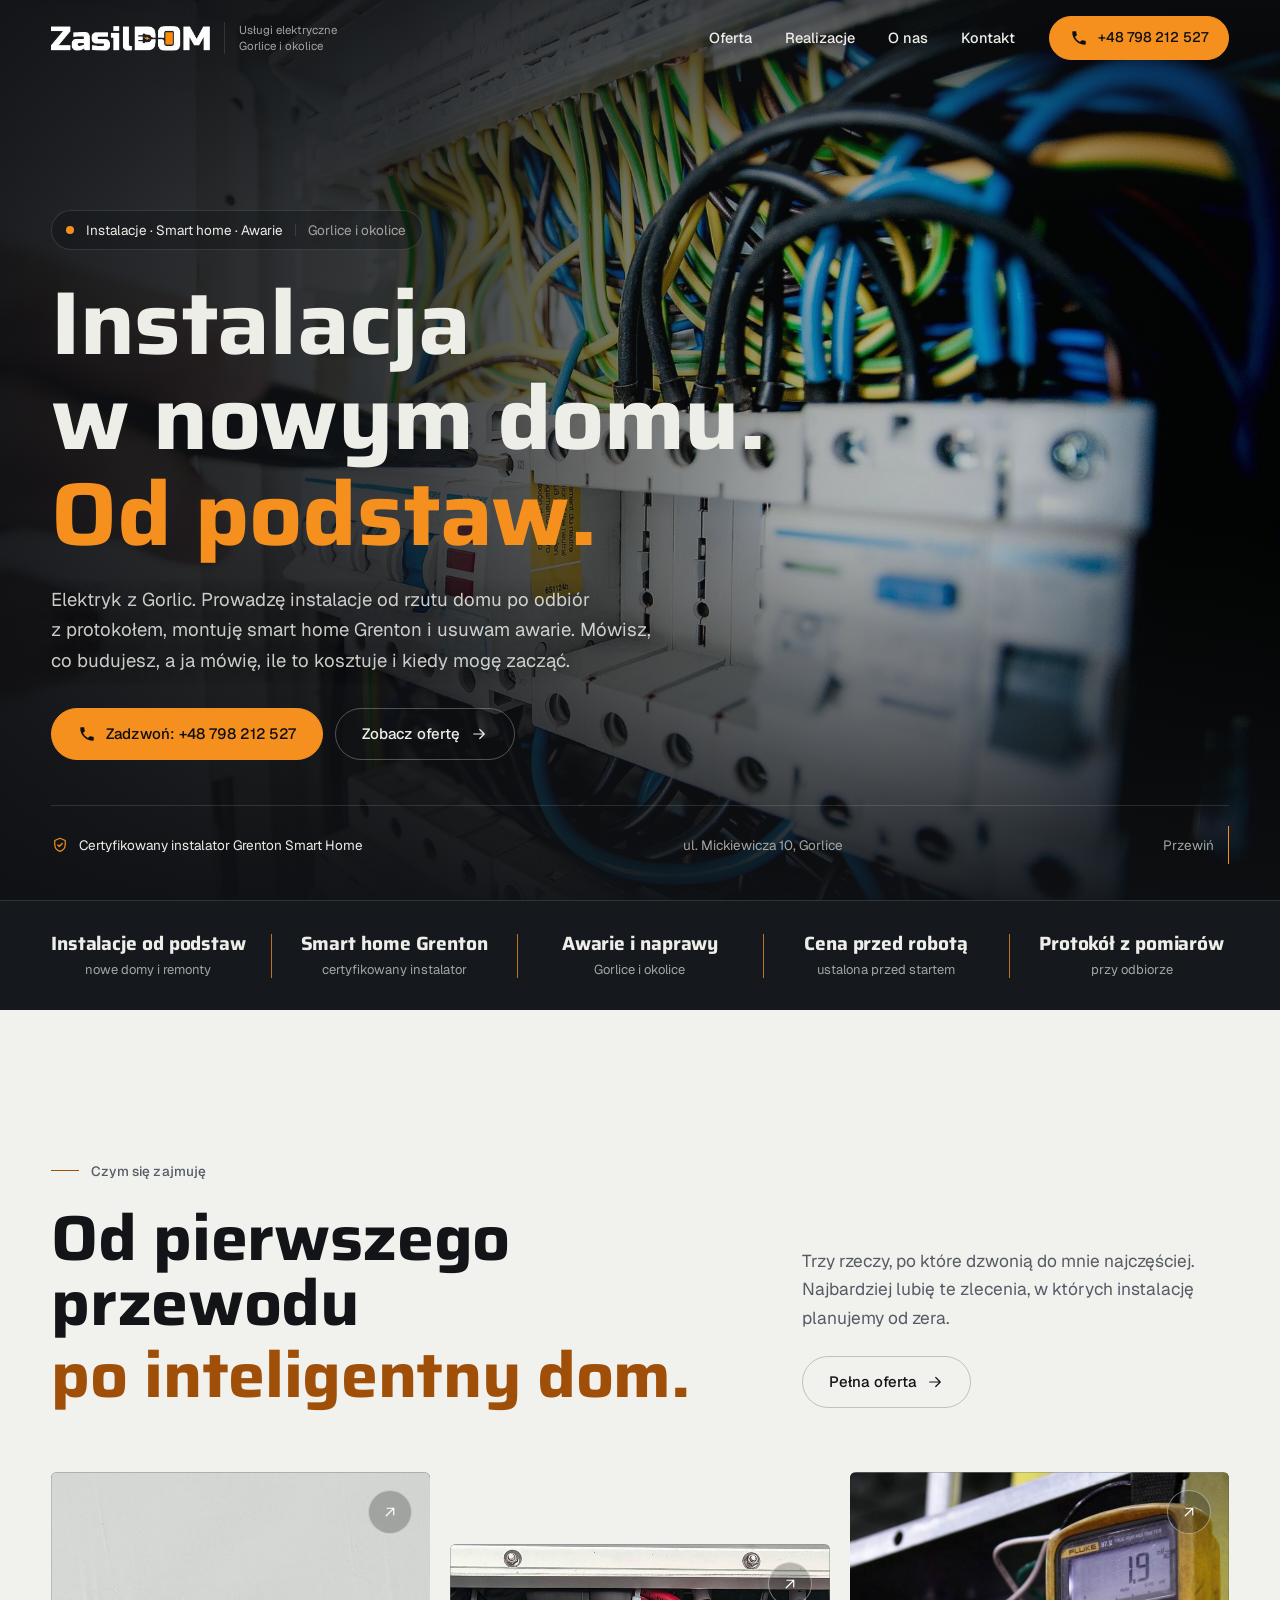
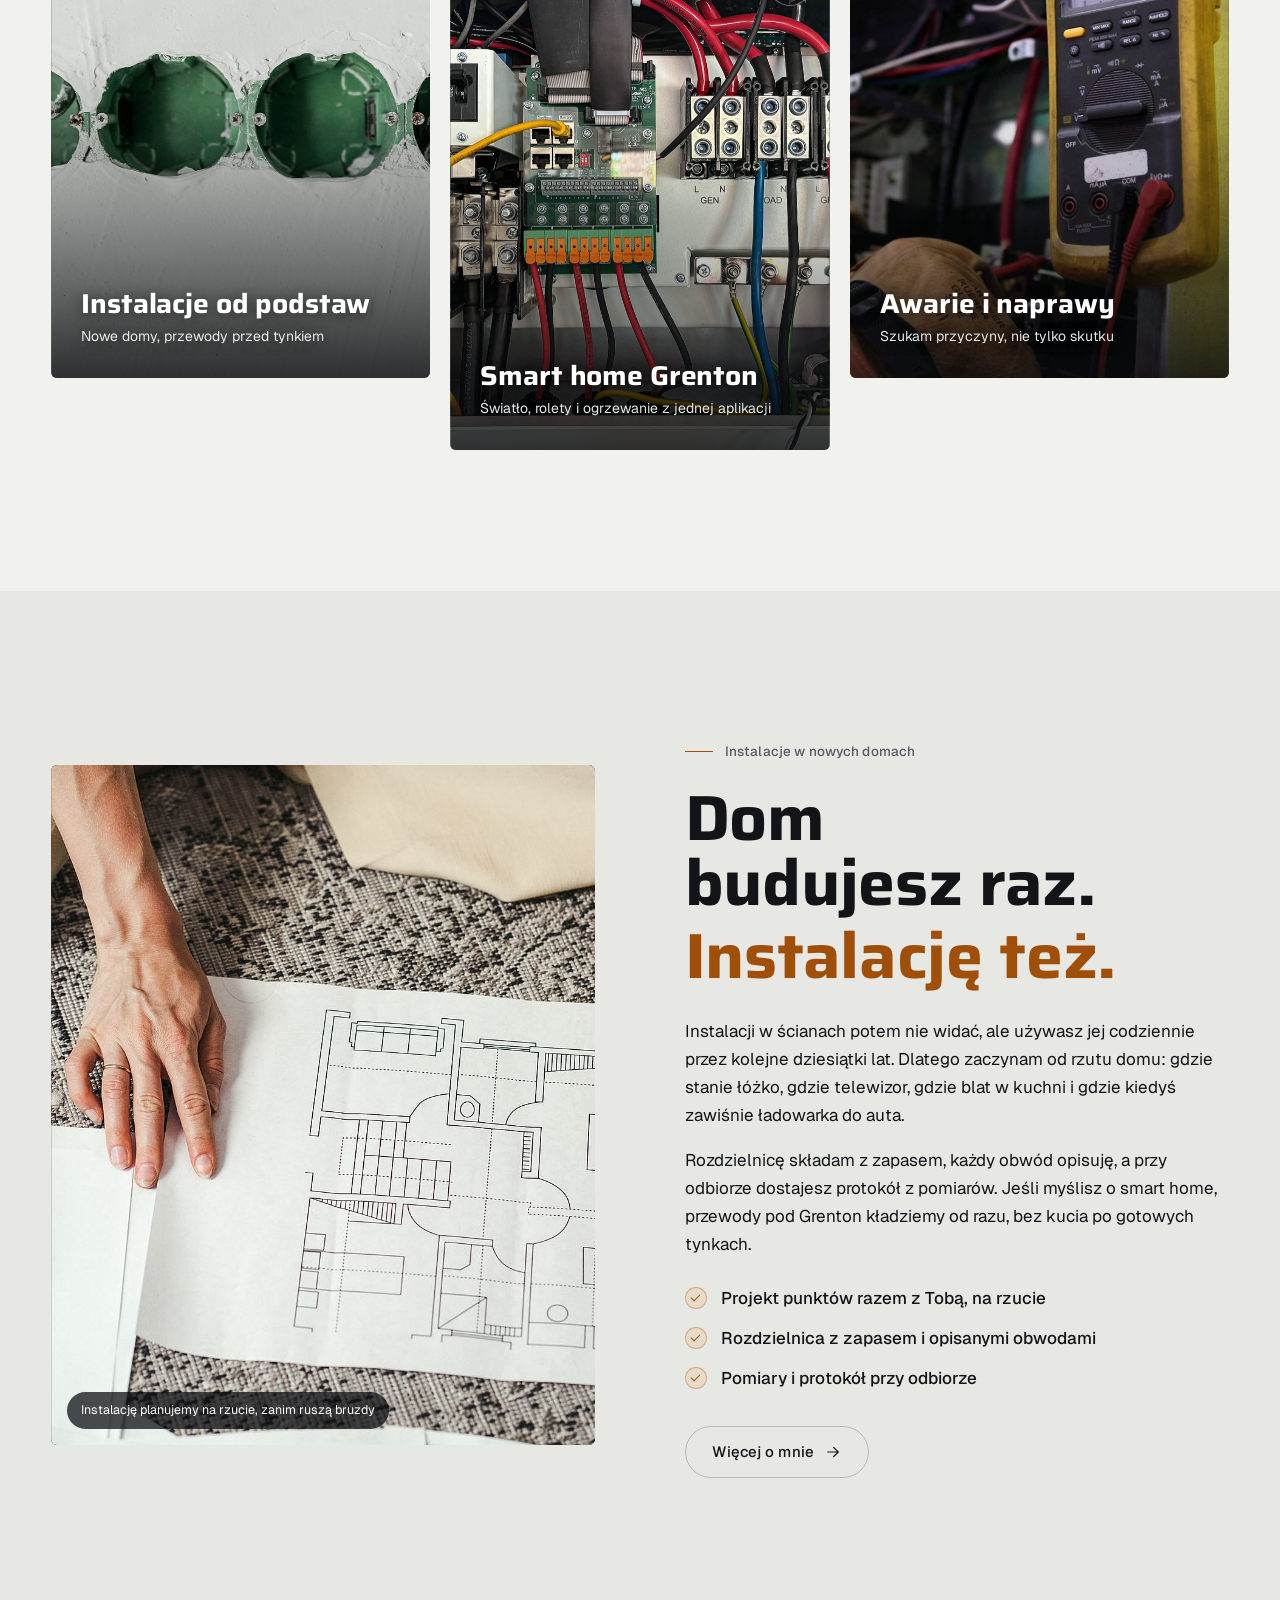
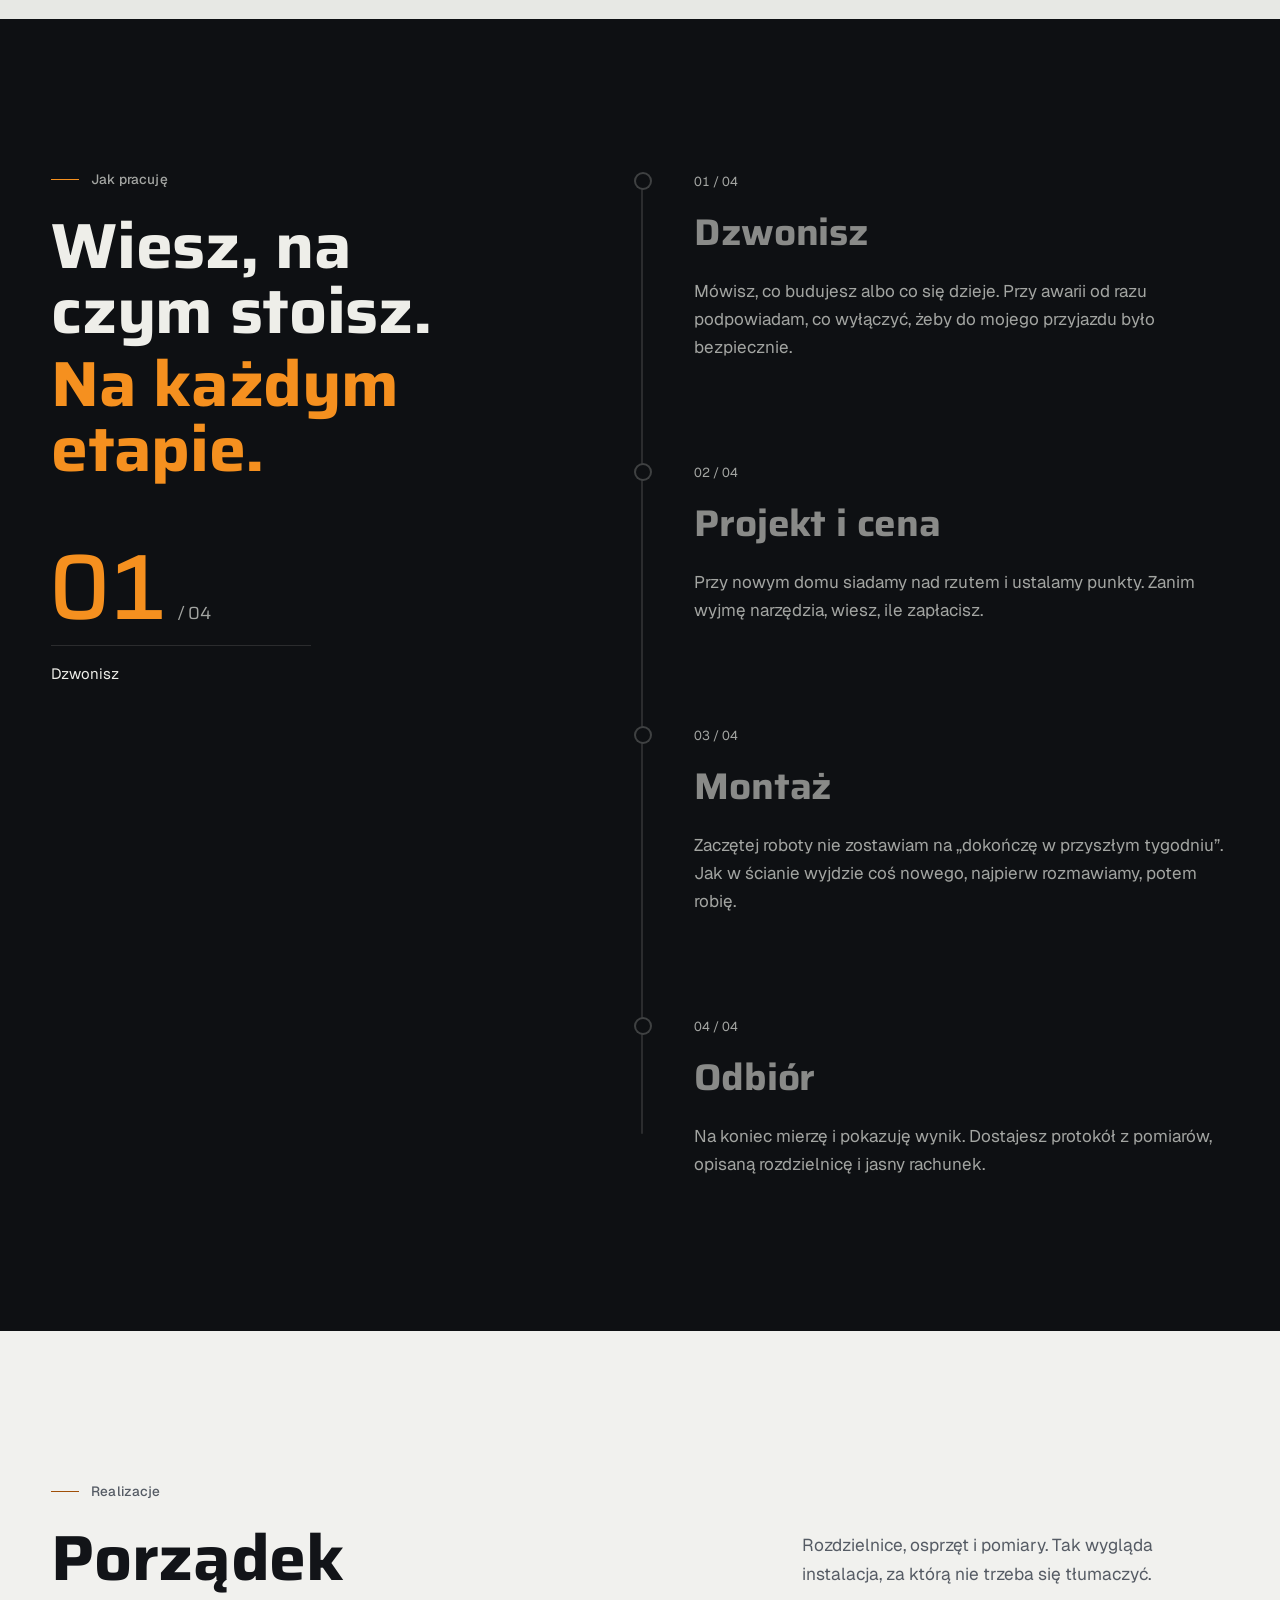
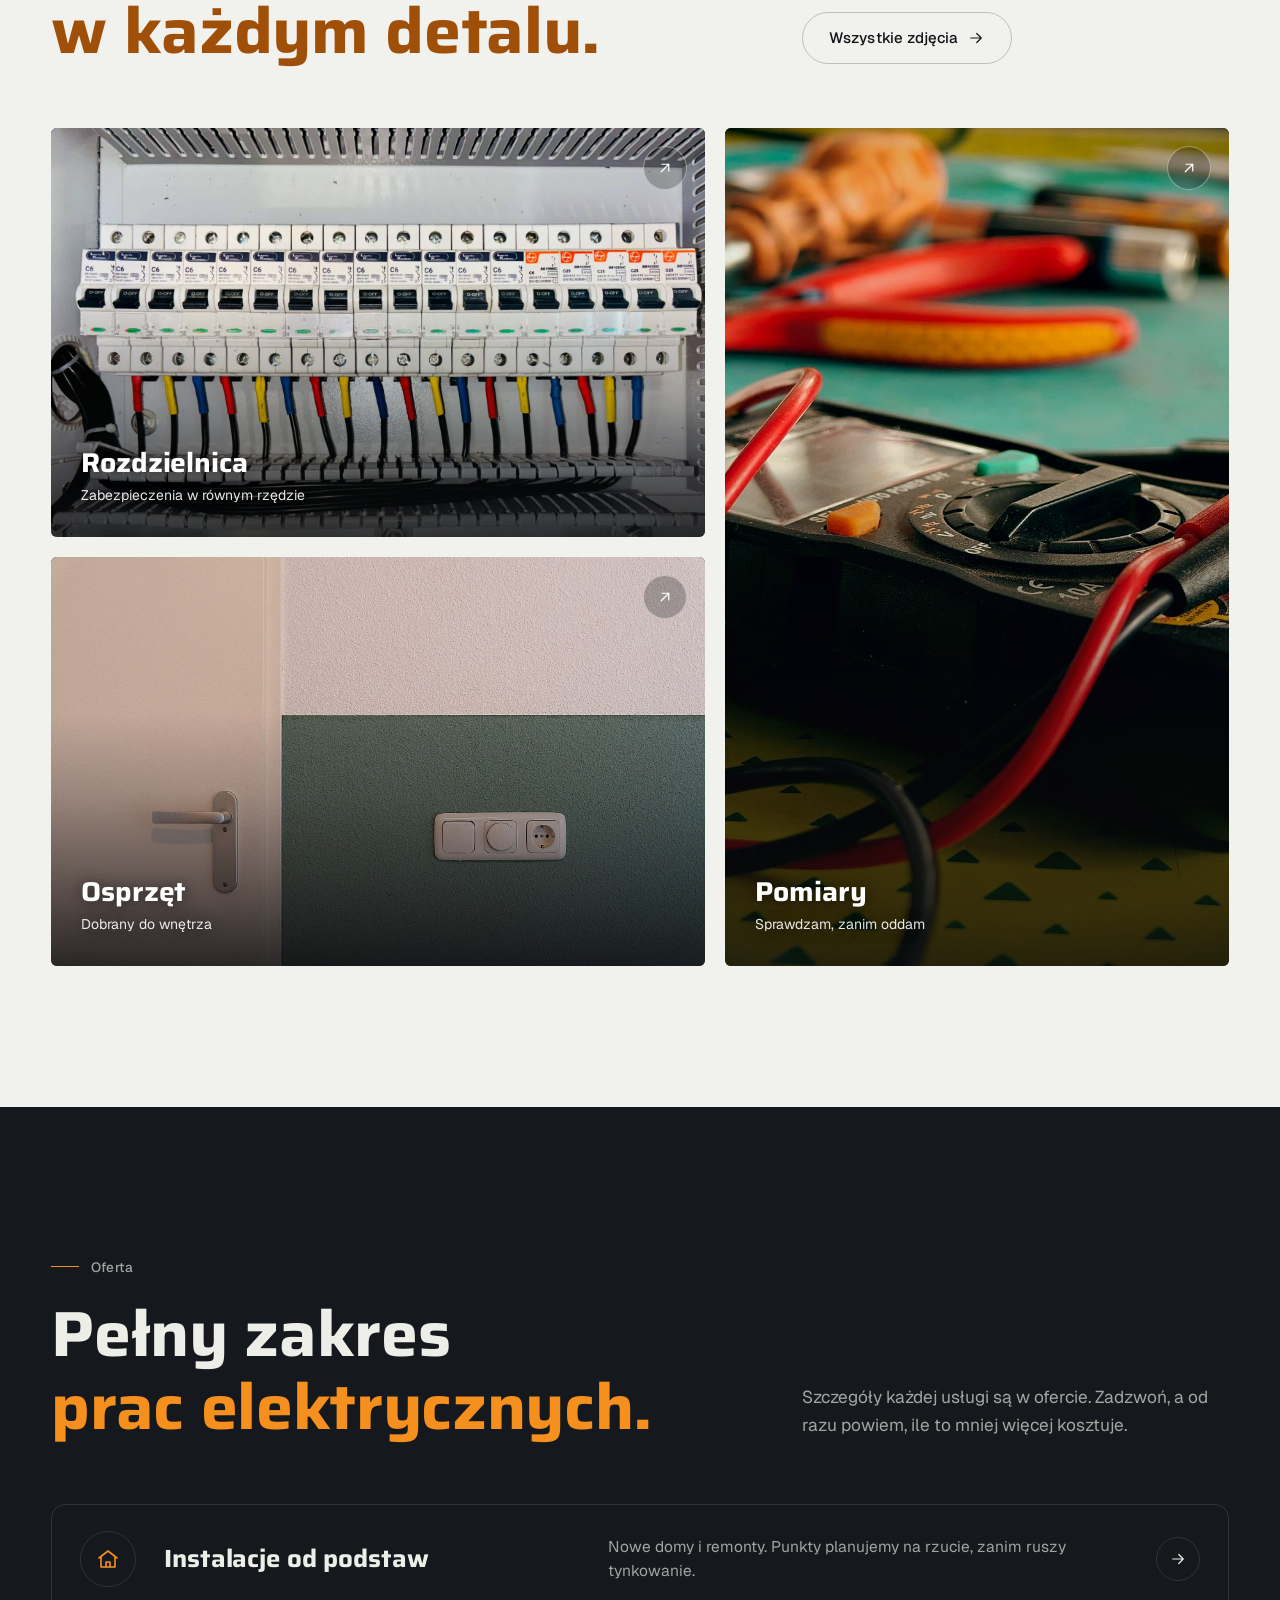
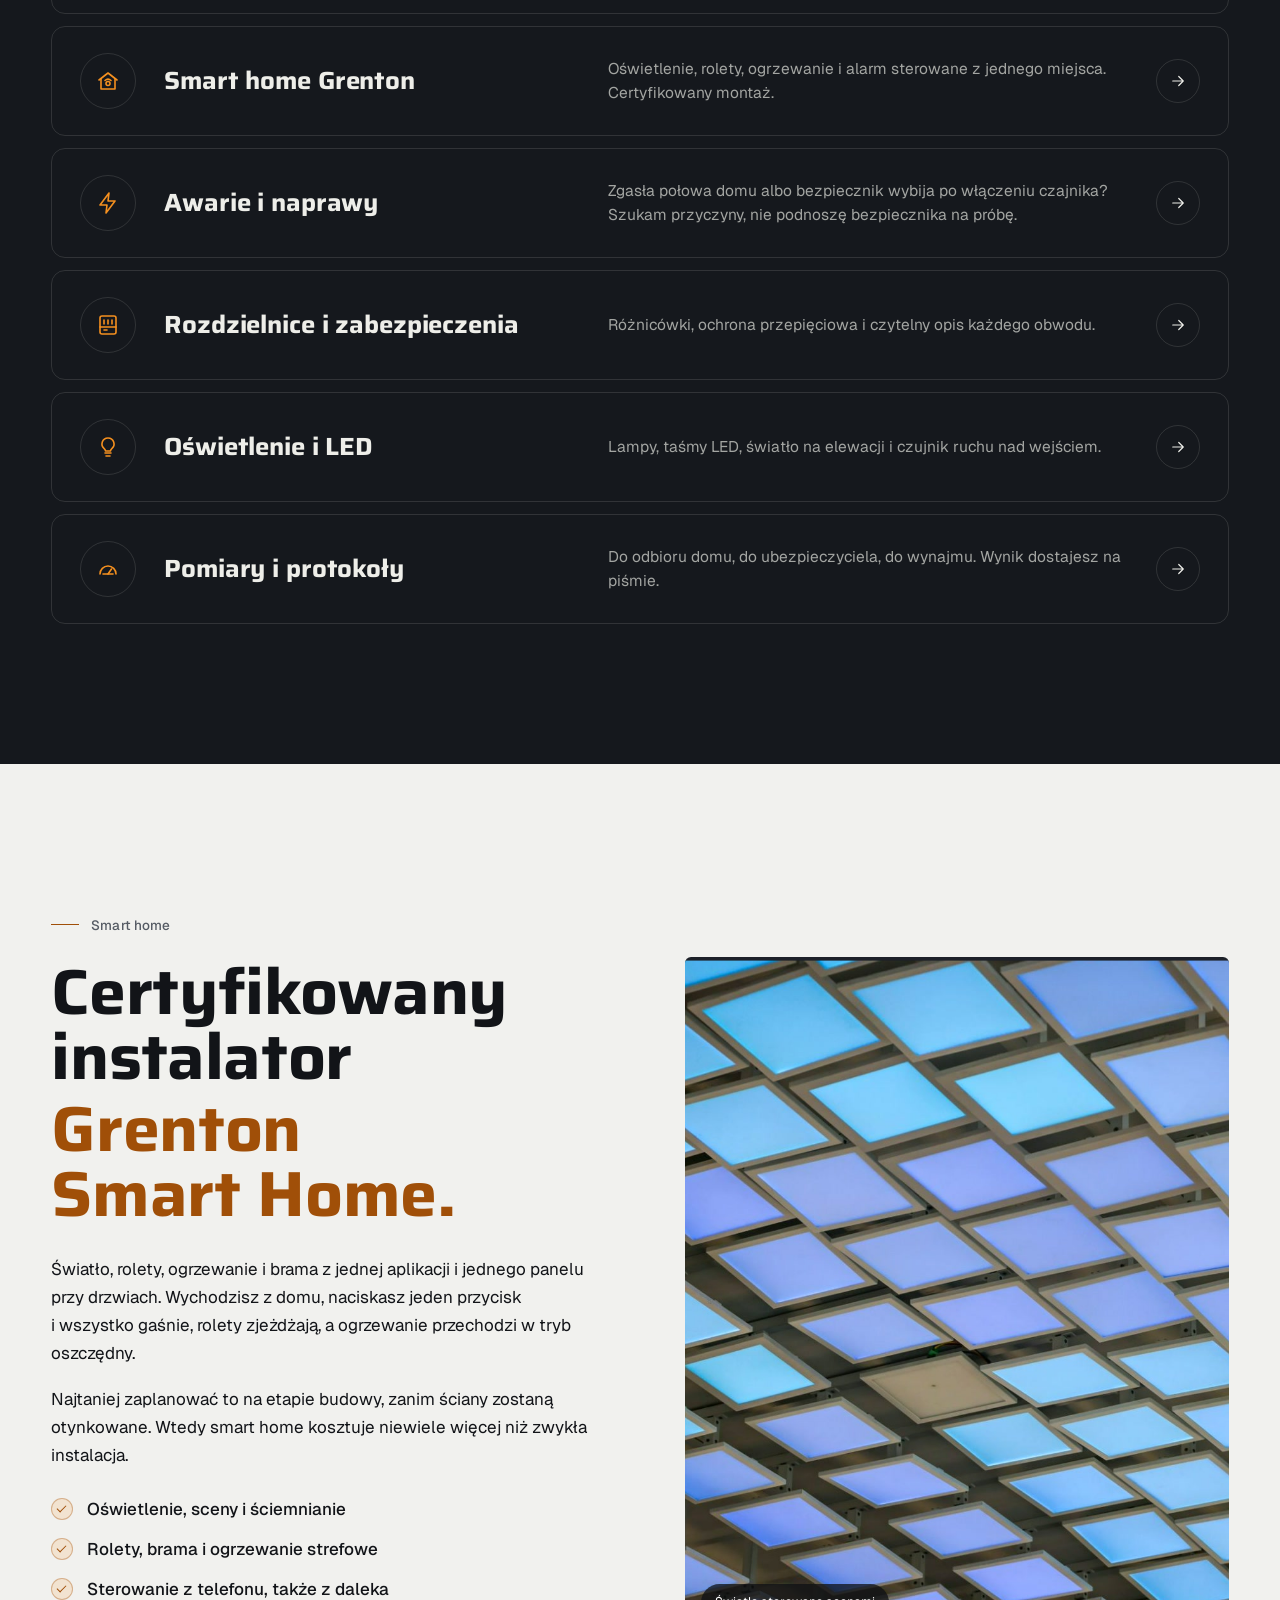
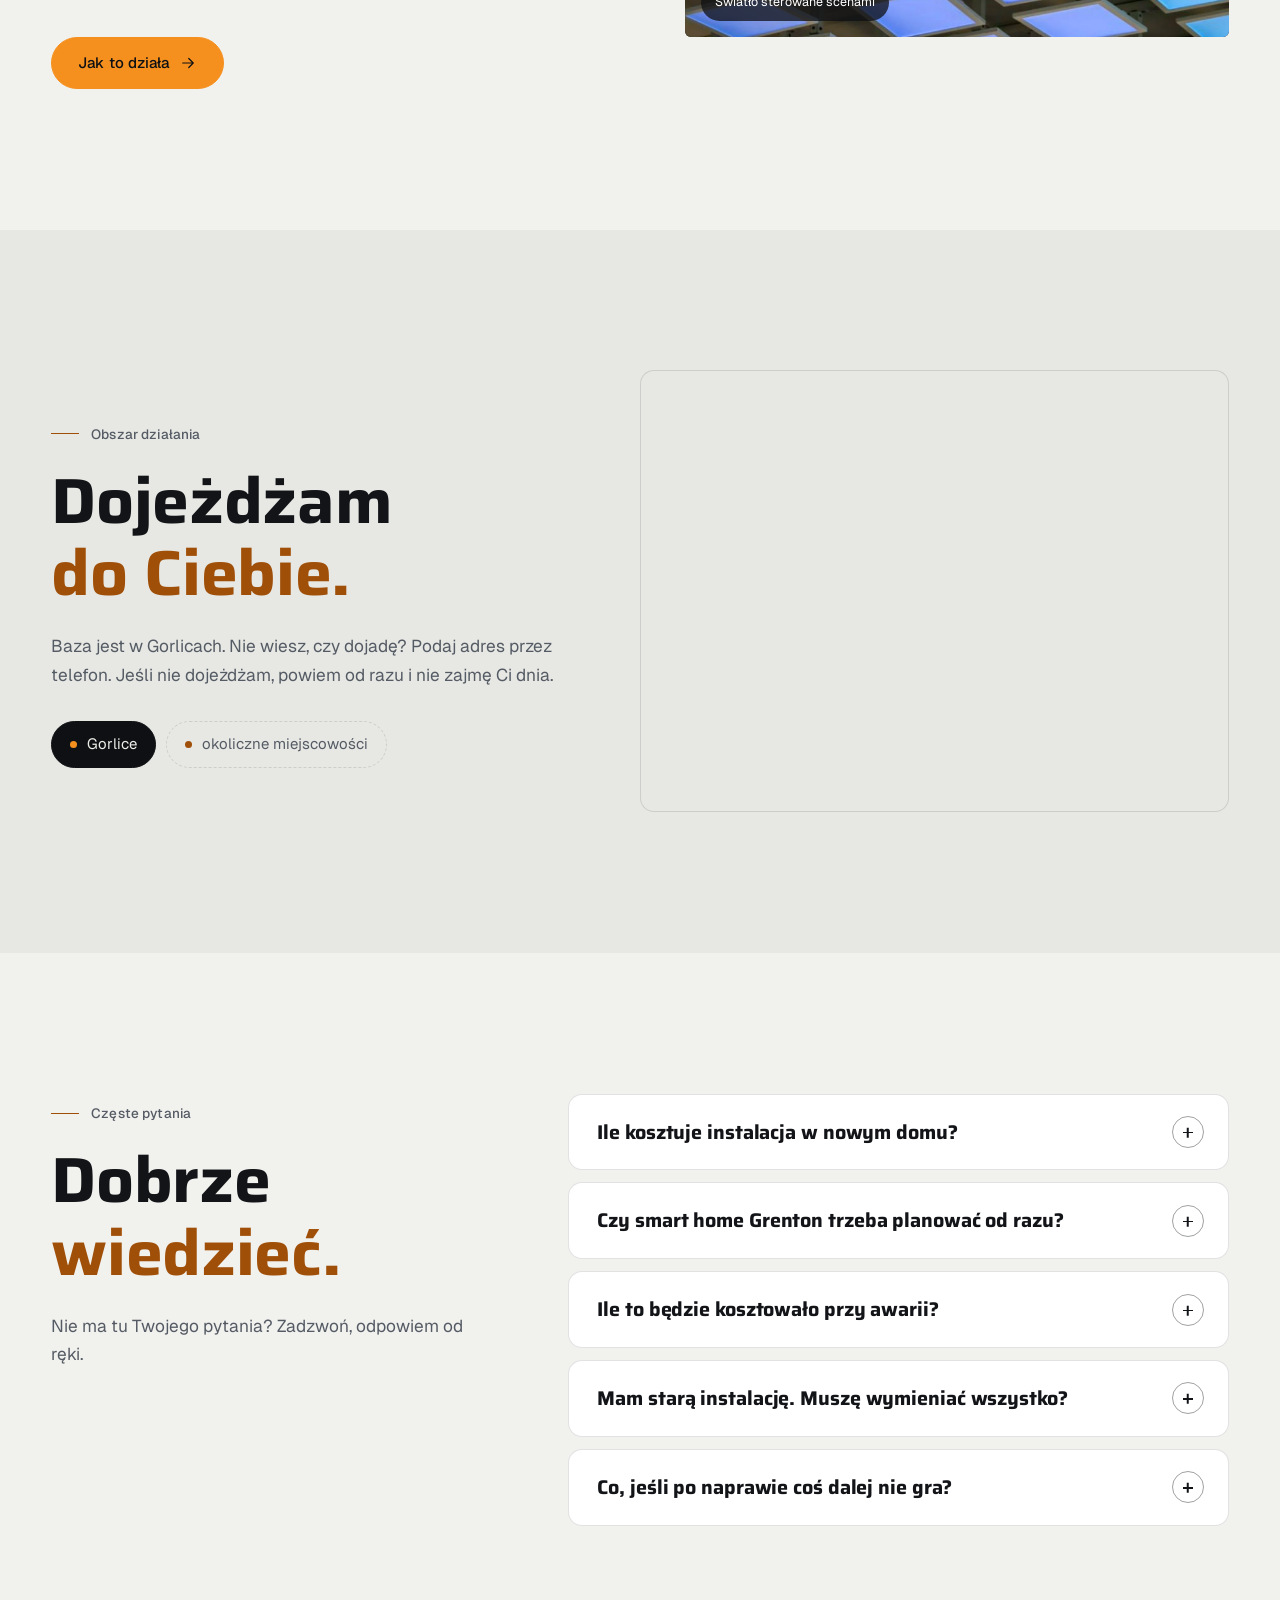
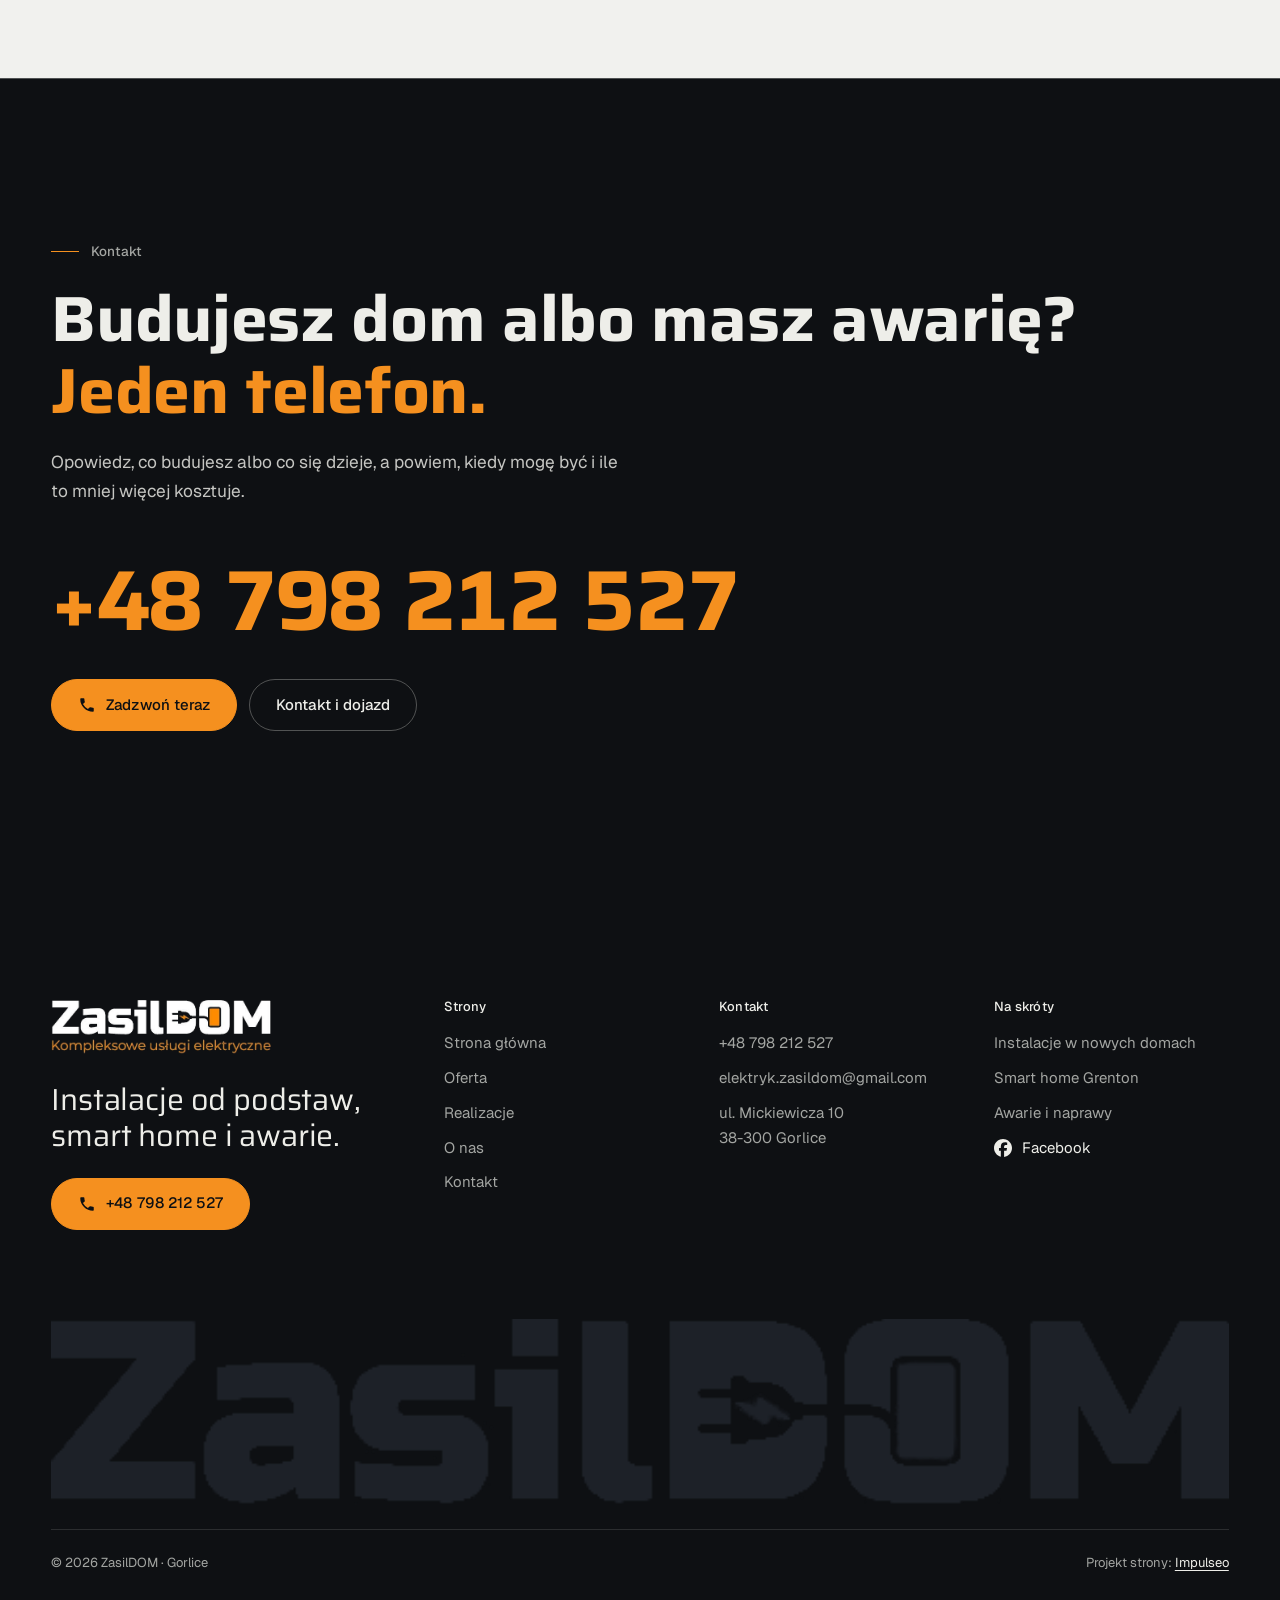
<file: index.html>
<!DOCTYPE html>
<html lang="pl">
<head>
<meta charset="UTF-8">
<meta name="viewport" content="width=device-width, initial-scale=1.0">
<title>ZasilDOM - elektryk Gorlice | instalacje w nowych domach, smart home Grenton</title>
<meta name="description" content="Elektryk z Gorlic. Instalacje elektryczne od podstaw w nowych domach, smart home Grenton (certyfikowany instalator), awarie i naprawy, rozdzielnice, pomiary z protokołem. Zadzwoń: +48 798 212 527.">
<link rel="canonical" href="https://impulseo-pl.github.io/zasildom/">
<meta name="robots" content="noindex, nofollow">
<meta name="theme-color" content="#0E1013">
<meta property="og:type" content="website">
<meta property="og:locale" content="pl_PL">
<meta property="og:site_name" content="ZasilDOM">
<meta property="og:title" content="ZasilDOM - elektryk Gorlice | instalacje w nowych domach, smart home Grenton">
<meta property="og:description" content="Elektryk z Gorlic. Instalacje elektryczne od podstaw w nowych domach, smart home Grenton (certyfikowany instalator), awarie i naprawy, rozdzielnice, pomiary z protokołem. Zadzwoń: +48 798 212 527.">
<meta property="og:url" content="https://impulseo-pl.github.io/zasildom/">
<meta property="og:image" content="https://impulseo-pl.github.io/zasildom/img/og.jpg">
<meta property="og:image:width" content="1200">
<meta property="og:image:height" content="630">
<meta name="twitter:card" content="summary_large_image">
<script type="application/ld+json">{"@context": "https://schema.org", "@type": "Electrician", "name": "ZasilDOM", "url": "https://impulseo-pl.github.io/zasildom/", "telephone": "+48798212527", "email": "elektryk.zasildom@gmail.com", "image": "https://impulseo-pl.github.io/zasildom/img/og.jpg", "address": {"@type": "PostalAddress", "streetAddress": "ul. Mickiewicza 10", "postalCode": "38-300", "addressLocality": "Gorlice", "addressCountry": "PL"}, "areaServed": "Gorlice", "sameAs": ["https://www.facebook.com/p/Elektryk-Zasildom-61582759336382/"]}</script>
<script>(function(){var d=document.documentElement;d.classList.add('js');try{if(!window.matchMedia('(prefers-reduced-motion: reduce)').matches)d.classList.add('anim');}catch(e){}setTimeout(function(){if(!d.classList.contains('anim-ok'))d.classList.remove('anim');},3500);})();</script>
<script>(function(){try{var d=document.documentElement,q=/[?&]intro/.test(location.search);if(!q&&window.matchMedia&&matchMedia('(prefers-reduced-motion: reduce)').matches)return;if(!q&&sessionStorage.getItem('zasildom_intro'))return;sessionStorage.setItem('zasildom_intro','1');d.classList.add('intro-on');setTimeout(function(){d.classList.remove('intro-on','intro-gra','intro-out');d.classList.add('hero-go')},4600);}catch(e){}})();</script>
<link rel="preload" as="image" href="img/hero.jpg" fetchpriority="high">
<link rel="preconnect" href="https://fonts.googleapis.com">
<link rel="preconnect" href="https://fonts.gstatic.com" crossorigin>
<link href="https://fonts.googleapis.com/css2?family=Saira:wdth,wght@100..125,400..800&family=Geist:wght@400..600&display=swap" rel="stylesheet">
<link rel="stylesheet" href="assets/styles.css?v=20261022c">
<script src="assets/lenis.min.js?v=1.1.20" defer></script>
<script src="assets/main.js?v=20261022a" defer></script>
</head>
<body>
<a class="skip" href="#tresc">Przejdź do treści</a>
<header class="site-head">
<div class="intro" aria-hidden="true"><span class="intro-line"><i></i></span><span class="intro-meta">usługi elektryczne · Gorlice</span></div><div class="head-in">
  <a class="brand" href="index.html" aria-label="ZasilDOM - strona główna">
    <span class="znak nav-logo"><img class="wm" src="img/logo-znak.png" alt="ZasilDOM" width="539" height="85" decoding="async"><img class="wm-c" src="img/logo-znak-ciemne.png" alt="" aria-hidden="true" width="539" height="85" decoding="async"></span>
    <span class="brand-sub">Usługi elektryczne<br>Gorlice i okolice</span>
  </a>
  <nav class="nav-links" aria-label="Menu główne">
    <a class="nl" href="oferta.html">Oferta</a><a class="nl" href="realizacje.html">Realizacje</a><a class="nl" href="o-nas.html">O&nbsp;nas</a><a class="nl" href="kontakt.html">Kontakt</a>
    <a class="btn btn-copper nav-cta" href="tel:+48798212527"><svg class="ico" width="16" height="16" viewBox="0 0 24 24" fill="none" aria-hidden="true"><path d="M6.6 10.8a15.5 15.5 0 0 0 6.6 6.6l2.2-2.2a1 1 0 0 1 1-.24 11.4 11.4 0 0 0 3.6.58 1 1 0 0 1 1 1V20a1 1 0 0 1-1 1A17 17 0 0 1 3 4a1 1 0 0 1 1-1h3.5a1 1 0 0 1 1 1c0 1.25.2 2.46.58 3.6a1 1 0 0 1-.25 1l-2.23 2.2Z" fill="currentColor"/></svg>+48 798 212 527</a>
  </nav>
  <button class="burger" type="button" aria-label="Otwórz menu" aria-expanded="false" aria-controls="mnav"><span></span><span></span></button>
</div>
</header>
<script>(function(){var d=document.documentElement;if(!d.classList.contains('intro-on'))return;
var wyszlo=false,koniec=false,t0=Date.now();
function heroGotowe(){var im=document.querySelector('.hero-media img');return !!(im&&im.complete&&im.naturalWidth>0);}
function sprzataj(){if(koniec)return;koniec=true;d.classList.add('hero-go');d.classList.remove('intro-on','intro-gra','intro-out');
['--i-w','--i-h','--i-px','--i-py','--i-zmniejsz','--i-baza-w','--i-baza-h'].forEach(function(k){d.style.removeProperty(k);});
try{document.dispatchEvent(new Event('wejscie:koniec'));}catch(e){}}
function wyjdz(){if(wyszlo||koniec)return;wyszlo=true;d.classList.add('intro-out');setTimeout(function(){d.classList.add('hero-go');},240);setTimeout(sprzataj,880);}
function moze(){if(wyszlo||koniec)return;var t=Date.now()-t0;if(t>=1240&&(heroGotowe()||t>=1700))wyjdz();else setTimeout(moze,60);}
try{var znak=document.querySelector('.brand .znak'),wm=znak&&znak.querySelector('.wm');if(!wm){sprzataj();return;}
znak.classList.add('mierze');var r=wm.getBoundingClientRect();znak.classList.remove('mierze');
if(!r.width||!r.height){sprzataj();return;}
var W=window.innerWidth,H=window.innerHeight,cel=W<680?Math.min(W*0.74,340):Math.min(W*0.4,560);cel=Math.max(r.width,cel);
var u=function(k,v){d.style.setProperty(k,v);};
u('--i-w',Math.round(cel)+'px');u('--i-h',Math.round(cel*r.height/r.width)+'px');u('--i-zmniejsz',(r.width/cel).toFixed(4));
u('--i-px',Math.round(r.left+r.width/2-W/2)+'px');u('--i-py',Math.round(r.top+r.height/2-H/2)+'px');
u('--i-baza-w',Math.round(r.width)+'px');u('--i-baza-h',Math.round(r.height)+'px');
requestAnimationFrame(function(){requestAnimationFrame(function(){d.classList.add('intro-gra');t0=Date.now();moze();});});
['wheel','touchstart','keydown','pointerdown'].forEach(function(ev){window.addEventListener(ev,function(){sprzataj();},{once:true,passive:true});});
setTimeout(sprzataj,3900);
}catch(e){sprzataj();}})();</script>
<div class="mnav" id="mnav">
  <div class="mnav-in">
    <a class="ml" href="index.html" aria-current="page">Strona główna</a><a class="ml" href="oferta.html">Oferta</a><a class="ml" href="realizacje.html">Realizacje</a><a class="ml" href="o-nas.html">O&nbsp;nas</a><a class="ml" href="kontakt.html">Kontakt</a>
    <div class="mnav-foot">
      <span>Instalacje, smart home i&nbsp;awarie. Gorlice i&nbsp;okolice.</span>
      <a class="btn btn-copper" href="tel:+48798212527"><svg class="ico" width="16" height="16" viewBox="0 0 24 24" fill="none" aria-hidden="true"><path d="M6.6 10.8a15.5 15.5 0 0 0 6.6 6.6l2.2-2.2a1 1 0 0 1 1-.24 11.4 11.4 0 0 0 3.6.58 1 1 0 0 1 1 1V20a1 1 0 0 1-1 1A17 17 0 0 1 3 4a1 1 0 0 1 1-1h3.5a1 1 0 0 1 1 1c0 1.25.2 2.46.58 3.6a1 1 0 0 1-.25 1l-2.23 2.2Z" fill="currentColor"/></svg>+48 798 212 527</a>
    </div>
  </div>
</div>
<main id="tresc">

<section class="hero">
  <div class="hero-media"><img src="img/hero.jpg" alt="Elektryk sprawdza połączenia w rozdzielnicy próbnikiem" width="1880" height="1251" decoding="async" fetchpriority="high"></div>
  <div class="hero-in">
    <p class="hero-tag up" style="--d:0"><span class="live" aria-hidden="true"></span>Instalacje · Smart home · Awarie<span class="sep" aria-hidden="true"></span><span class="muted">Gorlice i&nbsp;okolice</span></p>
    <h1><span class="ln"><span class="ln-i" style="--k:0">Instalacja</span></span><span class="ln"><span class="ln-i" style="--k:1">w nowym domu.</span></span><span class="ln"><span class="ln-i" style="--k:2"><em>Od podstaw.</em></span></span></h1>
    <p class="hero-lead up" style="--d:380">Elektryk z&nbsp;Gorlic. Prowadzę instalacje od rzutu domu po odbiór z&nbsp;protokołem, montuję smart home Grenton i&nbsp;usuwam awarie. Mówisz, co budujesz, a&nbsp;ja mówię, ile to kosztuje i&nbsp;kiedy mogę zacząć.</p>
    <div class="hero-ctas up" style="--d:500">
      <a class="btn btn-copper" href="tel:+48798212527"><svg class="ico" width="16" height="16" viewBox="0 0 24 24" fill="none" aria-hidden="true"><path d="M6.6 10.8a15.5 15.5 0 0 0 6.6 6.6l2.2-2.2a1 1 0 0 1 1-.24 11.4 11.4 0 0 0 3.6.58 1 1 0 0 1 1 1V20a1 1 0 0 1-1 1A17 17 0 0 1 3 4a1 1 0 0 1 1-1h3.5a1 1 0 0 1 1 1c0 1.25.2 2.46.58 3.6a1 1 0 0 1-.25 1l-2.23 2.2Z" fill="currentColor"/></svg>Zadzwoń: +48 798 212 527</a>
      <a class="btn btn-ghost" href="oferta.html">Zobacz ofertę<svg class="ico arr" width="18" height="18" viewBox="0 0 24 24" fill="none" stroke="currentColor" stroke-width="1.6" stroke-linecap="round" stroke-linejoin="round" aria-hidden="true"><path d="M5 12h14M13 6l6 6-6 6"/></svg></a>
    </div>
    <div class="hero-foot up" style="--d:640">
      <span class="cert"><svg class="ico" width="18" height="18" viewBox="0 0 24 24" fill="none" stroke="currentColor" stroke-width="1.6" stroke-linecap="round" stroke-linejoin="round" aria-hidden="true"><path d="M12 3 5 6v5c0 4.4 3 8.3 7 9.5 4-1.2 7-5.1 7-9.5V6l-7-3z"/><path d="m9 12 2 2 4-4"/></svg>Certyfikowany instalator Grenton Smart Home</span>
      <span>ul. Mickiewicza 10, Gorlice</span>
      <span class="cue" aria-hidden="true">Przewiń<span class="cue-line"><i></i></span></span>
    </div>
  </div>
</section>

<section class="strip" aria-label="Najważniejsze w skrócie">
  <div class="strip-in">
    <div class="strip-it"><div class="k">Instalacje od podstaw</div><div class="v">nowe domy i&nbsp;remonty</div></div>
    <div class="strip-it"><div class="k">Smart home Grenton</div><div class="v">certyfikowany instalator</div></div>
    <div class="strip-it"><div class="k">Awarie i&nbsp;naprawy</div><div class="v">Gorlice i&nbsp;okolice</div></div>
    <div class="strip-it"><div class="k">Cena przed robotą</div><div class="v">ustalona przed startem</div></div>
    <div class="strip-it"><div class="k">Protokół z&nbsp;pomiarów</div><div class="v">przy odbiorze</div></div>
  </div>
</section>

<section class="sec" id="uslugi">
  <div class="wrap">
    <div class="sec-head">
      <div>
        <p class="eyebrow rv">Czym się zajmuję</p>
        <h2 class="h2 rv rv-h"><span class="ln"><span class="ln-i" style="--k:0">Od pierwszego przewodu</span></span><span class="ln"><span class="ln-i" style="--k:1"><em>po inteligentny dom.</em></span></span></h2>
      </div>
      <div class="side rv" style="--d:120">
        <p class="lead">Trzy rzeczy, po które dzwonią do mnie najczęściej. Najbardziej lubię te zlecenia, w&nbsp;których instalację planujemy od zera.</p>
        <a class="btn btn-ghost" href="oferta.html">Pełna oferta<svg class="ico arr" width="18" height="18" viewBox="0 0 24 24" fill="none" stroke="currentColor" stroke-width="1.6" stroke-linecap="round" stroke-linejoin="round" aria-hidden="true"><path d="M5 12h14M13 6l6 6-6 6"/></svg></a>
      </div>
    </div>
    <div class="tiles-3">
      <a class="tile rv-img rv" style="--d:0" href="oferta.html#instalacje">
        <img src="img/g1.jpg" alt="Puszki instalacyjne osadzone w ścianie przed tynkowaniem" width="1880" height="1255" decoding="async">
        <span class="go" aria-hidden="true"><svg class="ico" width="18" height="18" viewBox="0 0 24 24" fill="none" stroke="currentColor" stroke-width="1.6" stroke-linecap="round" stroke-linejoin="round" aria-hidden="true"><path d="M7 17 17 7M8 7h9v9"/></svg></span>
        <span class="tile-cap"><h3>Instalacje od podstaw</h3><span>Nowe domy, przewody przed tynkiem</span></span>
      </a><a class="tile rv-img rv" style="--d:120" href="oferta.html#smart-home">
        <img src="img/g8.jpg" alt="Szafka automatyki z modułami sterującymi" width="1300" height="938" decoding="async">
        <span class="go" aria-hidden="true"><svg class="ico" width="18" height="18" viewBox="0 0 24 24" fill="none" stroke="currentColor" stroke-width="1.6" stroke-linecap="round" stroke-linejoin="round" aria-hidden="true"><path d="M7 17 17 7M8 7h9v9"/></svg></span>
        <span class="tile-cap"><h3>Smart home Grenton</h3><span>Światło, rolety i&nbsp;ogrzewanie z&nbsp;jednej aplikacji</span></span>
      </a><a class="tile rv-img rv" style="--d:240" href="oferta.html#awarie">
        <img src="img/g9.jpg" alt="Pomiar miernikiem przy szafie elektrycznej" width="1816" height="912" decoding="async">
        <span class="go" aria-hidden="true"><svg class="ico" width="18" height="18" viewBox="0 0 24 24" fill="none" stroke="currentColor" stroke-width="1.6" stroke-linecap="round" stroke-linejoin="round" aria-hidden="true"><path d="M7 17 17 7M8 7h9v9"/></svg></span>
        <span class="tile-cap"><h3>Awarie i&nbsp;naprawy</h3><span>Szukam przyczyny, nie tylko skutku</span></span>
      </a>
    </div>
  </div>
</section>

<section class="sec paper-2">
  <div class="wrap about">
    <figure class="fig rv-img rv">
      <img src="img/g10.jpg" alt="Planowanie instalacji na rzucie domu" width="1880" height="1253" loading="lazy" decoding="async" data-plx="36" style="height:112%;margin-top:-6%">
      <figcaption class="fig-tag">Instalację planujemy na rzucie, zanim ruszą bruzdy</figcaption>
    </figure>
    <div>
      <p class="eyebrow rv">Instalacje w&nbsp;nowych domach</p>
      <h2 class="h2 rv rv-h"><span class="ln"><span class="ln-i" style="--k:0">Dom budujesz raz.</span></span><span class="ln"><span class="ln-i" style="--k:1"><em>Instalację też.</em></span></span></h2>
      <p class="rv" style="--d:100;margin-top:28px">Instalacji w&nbsp;ścianach potem nie widać, ale używasz jej codziennie przez kolejne dziesiątki lat. Dlatego zaczynam od rzutu domu: gdzie stanie łóżko, gdzie telewizor, gdzie blat w&nbsp;kuchni i&nbsp;gdzie kiedyś zawiśnie ładowarka do auta.</p>
      <p class="rv" style="--d:160">Rozdzielnicę składam z&nbsp;zapasem, każdy obwód opisuję, a&nbsp;przy odbiorze dostajesz protokół z&nbsp;pomiarów. Jeśli myślisz o&nbsp;smart home, przewody pod Grenton kładziemy od razu, bez kucia po gotowych tynkach.</p>
      <ul class="ticks rv" style="--d:200"><li>Projekt punktów razem z&nbsp;Tobą, na rzucie</li><li>Rozdzielnica z&nbsp;zapasem i&nbsp;opisanymi obwodami</li><li>Pomiary i&nbsp;protokół przy odbiorze</li></ul>
      <a class="btn btn-ghost rv" style="--d:240" href="o-nas.html">Więcej o&nbsp;mnie<svg class="ico arr" width="18" height="18" viewBox="0 0 24 24" fill="none" stroke="currentColor" stroke-width="1.6" stroke-linecap="round" stroke-linejoin="round" aria-hidden="true"><path d="M5 12h14M13 6l6 6-6 6"/></svg></a>
    </div>
  </div>
</section>

<section class="proces proces-os sec">
  <div class="wrap proc-grid">
    <div class="proc-side">
      <p class="eyebrow rv">Jak pracuję</p>
      <h2 class="h2 rv rv-h"><span class="ln"><span class="ln-i" style="--k:0">Wiesz, na czym stoisz.</span></span><span class="ln"><span class="ln-i" style="--k:1"><em>Na każdym etapie.</em></span></span></h2>
      <div class="proc-count rv" style="--d:160" aria-hidden="true"><b>01</b><span>/ 04</span></div>
      <p class="proc-now rv" style="--d:200" aria-hidden="true">Dzwonisz</p>
    </div>
    <div class="proc-steps">
      <span class="wire" aria-hidden="true"><i></i></span>
      <ol class="proc-ol"><li class="step" data-nazwa="Dzwonisz">
          <span class="no">01 / 04</span>
          <h3>Dzwonisz</h3>
          <p>Mówisz, co budujesz albo co się dzieje. Przy awarii od razu podpowiadam, co wyłączyć, żeby do mojego przyjazdu było bezpiecznie.</p>
        </li><li class="step" data-nazwa="Projekt i cena">
          <span class="no">02 / 04</span>
          <h3>Projekt i&nbsp;cena</h3>
          <p>Przy nowym domu siadamy nad rzutem i&nbsp;ustalamy punkty. Zanim wyjmę narzędzia, wiesz, ile zapłacisz.</p>
        </li><li class="step" data-nazwa="Montaż">
          <span class="no">03 / 04</span>
          <h3>Montaż</h3>
          <p>Zaczętej roboty nie zostawiam na „dokończę w&nbsp;przyszłym tygodniu”. Jak w&nbsp;ścianie wyjdzie coś nowego, najpierw rozmawiamy, potem robię.</p>
        </li><li class="step" data-nazwa="Odbiór">
          <span class="no">04 / 04</span>
          <h3>Odbiór</h3>
          <p>Na koniec mierzę i&nbsp;pokazuję wynik. Dostajesz protokół z&nbsp;pomiarów, opisaną rozdzielnicę i&nbsp;jasny rachunek.</p>
        </li></ol>
    </div>
  </div>
</section>

<section class="sec">
  <div class="wrap">
    <div class="sec-head">
      <div>
        <p class="eyebrow rv">Realizacje</p>
        <h2 class="h2 rv rv-h"><span class="ln"><span class="ln-i" style="--k:0">Porządek</span></span><span class="ln"><span class="ln-i" style="--k:1"><em>w każdym detalu.</em></span></span></h2>
      </div>
      <div class="side rv" style="--d:120">
        <p class="lead">Rozdzielnice, osprzęt i&nbsp;pomiary. Tak wygląda instalacja, za którą nie trzeba się tłumaczyć.</p>
        <a class="btn btn-ghost" href="realizacje.html">Wszystkie zdjęcia<svg class="ico arr" width="18" height="18" viewBox="0 0 24 24" fill="none" stroke="currentColor" stroke-width="1.6" stroke-linecap="round" stroke-linejoin="round" aria-hidden="true"><path d="M5 12h14M13 6l6 6-6 6"/></svg></a>
      </div>
    </div>
    <div class="gal-3">
      <a class="tile rv-img rv" style="--d:0" href="realizacje.html">
        <img src="img/g15.jpg" alt="Rozdzielnica z równo poprowadzonymi przewodami" width="1830" height="1120" loading="lazy" decoding="async">
        <span class="go" aria-hidden="true"><svg class="ico" width="18" height="18" viewBox="0 0 24 24" fill="none" stroke="currentColor" stroke-width="1.6" stroke-linecap="round" stroke-linejoin="round" aria-hidden="true"><path d="M7 17 17 7M8 7h9v9"/></svg></span>
        <span class="tile-cap"><h3>Rozdzielnica</h3><span>Zabezpieczenia w&nbsp;równym rzędzie</span></span>
      </a><a class="tile rv-img rv" style="--d:120" href="realizacje.html">
        <img src="img/g6.jpg" alt="Miernik i narzędzia elektryka na stole warsztatowym" width="1731" height="1300" loading="lazy" decoding="async">
        <span class="go" aria-hidden="true"><svg class="ico" width="18" height="18" viewBox="0 0 24 24" fill="none" stroke="currentColor" stroke-width="1.6" stroke-linecap="round" stroke-linejoin="round" aria-hidden="true"><path d="M7 17 17 7M8 7h9v9"/></svg></span>
        <span class="tile-cap"><h3>Pomiary</h3><span>Sprawdzam, zanim oddam</span></span>
      </a><a class="tile rv-img rv" style="--d:240" href="realizacje.html">
        <img src="img/g4.jpg" alt="Gniazdo z włącznikiem na kolorowej ścianie" width="1880" height="1255" loading="lazy" decoding="async">
        <span class="go" aria-hidden="true"><svg class="ico" width="18" height="18" viewBox="0 0 24 24" fill="none" stroke="currentColor" stroke-width="1.6" stroke-linecap="round" stroke-linejoin="round" aria-hidden="true"><path d="M7 17 17 7M8 7h9v9"/></svg></span>
        <span class="tile-cap"><h3>Osprzęt</h3><span>Dobrany do wnętrza</span></span>
      </a>
    </div>
  </div>
</section>

<section class="sec dark-2" id="oferta">
  <div class="wrap">
    <div class="sec-head">
      <div>
        <p class="eyebrow rv">Oferta</p>
        <h2 class="h2 rv rv-h"><span class="ln"><span class="ln-i" style="--k:0">Pełny zakres</span></span><span class="ln"><span class="ln-i" style="--k:1"><em>prac elektrycznych.</em></span></span></h2>
      </div>
      <div class="side rv" style="--d:120">
        <p class="lead">Szczegóły każdej usługi są w&nbsp;ofercie. Zadzwoń, a&nbsp;od razu powiem, ile to mniej więcej kosztuje.</p>
      </div>
    </div>
    <div class="svc-list">
      <a class="card rv" style="--d:0" href="oferta.html#instalacje">
        <span class="ic"><svg class="ico" width="24" height="24" viewBox="0 0 24 24" fill="none" stroke="currentColor" stroke-width="1.6" stroke-linecap="round" stroke-linejoin="round" aria-hidden="true"><path d="M3 11 12 4l9 7"/><path d="M5 10v10h14V10"/><path d="M10 20v-5h4v5"/></svg></span>
        <h3>Instalacje od podstaw</h3>
        <p>Nowe domy i&nbsp;remonty. Punkty planujemy na rzucie, zanim ruszy tynkowanie.</p>
        <span class="go" aria-hidden="true"><svg class="ico arr" width="18" height="18" viewBox="0 0 24 24" fill="none" stroke="currentColor" stroke-width="1.6" stroke-linecap="round" stroke-linejoin="round" aria-hidden="true"><path d="M5 12h14M13 6l6 6-6 6"/></svg></span>
      </a><a class="card rv" style="--d:60" href="oferta.html#smart-home">
        <span class="ic"><svg class="ico" width="24" height="24" viewBox="0 0 24 24" fill="none" stroke="currentColor" stroke-width="1.6" stroke-linecap="round" stroke-linejoin="round" aria-hidden="true"><path d="M3 11 12 4l9 7"/><path d="M5 10v10h14V10"/><circle cx="12" cy="14.5" r="2"/><path d="M9 11.5a4.5 4.5 0 0 1 6 0"/></svg></span>
        <h3>Smart home Grenton</h3>
        <p>Oświetlenie, rolety, ogrzewanie i&nbsp;alarm sterowane z&nbsp;jednego miejsca. Certyfikowany montaż.</p>
        <span class="go" aria-hidden="true"><svg class="ico arr" width="18" height="18" viewBox="0 0 24 24" fill="none" stroke="currentColor" stroke-width="1.6" stroke-linecap="round" stroke-linejoin="round" aria-hidden="true"><path d="M5 12h14M13 6l6 6-6 6"/></svg></span>
      </a><a class="card rv" style="--d:120" href="oferta.html#awarie">
        <span class="ic"><svg class="ico" width="24" height="24" viewBox="0 0 24 24" fill="none" stroke="currentColor" stroke-width="1.6" stroke-linecap="round" stroke-linejoin="round" aria-hidden="true"><path d="M13 2 4 14h7l-1 8 9-12h-7l1-8z"/></svg></span>
        <h3>Awarie i&nbsp;naprawy</h3>
        <p>Zgasła połowa domu albo bezpiecznik wybija po włączeniu czajnika? Szukam przyczyny, nie podnoszę bezpiecznika na próbę.</p>
        <span class="go" aria-hidden="true"><svg class="ico arr" width="18" height="18" viewBox="0 0 24 24" fill="none" stroke="currentColor" stroke-width="1.6" stroke-linecap="round" stroke-linejoin="round" aria-hidden="true"><path d="M5 12h14M13 6l6 6-6 6"/></svg></span>
      </a><a class="card rv" style="--d:180" href="oferta.html#rozdzielnice">
        <span class="ic"><svg class="ico" width="24" height="24" viewBox="0 0 24 24" fill="none" stroke="currentColor" stroke-width="1.6" stroke-linecap="round" stroke-linejoin="round" aria-hidden="true"><rect x="4" y="3" width="16" height="18" rx="2"/><path d="M8 7v4M12 7v4M16 7v4M4 14h16M8 17h3"/></svg></span>
        <h3>Rozdzielnice i&nbsp;zabezpieczenia</h3>
        <p>Różnicówki, ochrona przepięciowa i&nbsp;czytelny opis każdego obwodu.</p>
        <span class="go" aria-hidden="true"><svg class="ico arr" width="18" height="18" viewBox="0 0 24 24" fill="none" stroke="currentColor" stroke-width="1.6" stroke-linecap="round" stroke-linejoin="round" aria-hidden="true"><path d="M5 12h14M13 6l6 6-6 6"/></svg></span>
      </a><a class="card rv" style="--d:240" href="oferta.html#oswietlenie">
        <span class="ic"><svg class="ico" width="24" height="24" viewBox="0 0 24 24" fill="none" stroke="currentColor" stroke-width="1.6" stroke-linecap="round" stroke-linejoin="round" aria-hidden="true"><path d="M9 18h6M10 21h4"/><path d="M12 3a6 6 0 0 0-3.6 10.8c.6.5 1 1.2 1.1 2V16h5v-.2c.1-.8.5-1.5 1.1-2A6 6 0 0 0 12 3z"/></svg></span>
        <h3>Oświetlenie i&nbsp;LED</h3>
        <p>Lampy, taśmy LED, światło na elewacji i&nbsp;czujnik ruchu nad wejściem.</p>
        <span class="go" aria-hidden="true"><svg class="ico arr" width="18" height="18" viewBox="0 0 24 24" fill="none" stroke="currentColor" stroke-width="1.6" stroke-linecap="round" stroke-linejoin="round" aria-hidden="true"><path d="M5 12h14M13 6l6 6-6 6"/></svg></span>
      </a><a class="card rv" style="--d:300" href="oferta.html#pomiary">
        <span class="ic"><svg class="ico" width="24" height="24" viewBox="0 0 24 24" fill="none" stroke="currentColor" stroke-width="1.6" stroke-linecap="round" stroke-linejoin="round" aria-hidden="true"><path d="M4 17a8 8 0 1 1 16 0"/><path d="M12 17l3.5-5"/><path d="M7 17h10"/></svg></span>
        <h3>Pomiary i&nbsp;protokoły</h3>
        <p>Do odbioru domu, do ubezpieczyciela, do wynajmu. Wynik dostajesz na piśmie.</p>
        <span class="go" aria-hidden="true"><svg class="ico arr" width="18" height="18" viewBox="0 0 24 24" fill="none" stroke="currentColor" stroke-width="1.6" stroke-linecap="round" stroke-linejoin="round" aria-hidden="true"><path d="M5 12h14M13 6l6 6-6 6"/></svg></span>
      </a>
    </div>
  </div>
</section>

<section class="sec" id="smart-home">
  <div class="wrap about flip">
    <figure class="fig rv-img rv">
      <img src="img/g12.jpg" alt="Sufit z podświetlanymi panelami LED" width="1830" height="1202" loading="lazy" decoding="async" data-plx="36" style="height:112%;margin-top:-6%">
      <figcaption class="fig-tag">Światło sterowane scenami</figcaption>
    </figure>
    <div>
      <p class="eyebrow rv">Smart home</p>
      <h2 class="h2 rv rv-h"><span class="ln"><span class="ln-i" style="--k:0">Certyfikowany instalator</span></span><span class="ln"><span class="ln-i" style="--k:1"><em>Grenton Smart Home.</em></span></span></h2>
      <p class="rv" style="--d:100;margin-top:28px">Światło, rolety, ogrzewanie i&nbsp;brama z&nbsp;jednej aplikacji i&nbsp;jednego panelu przy drzwiach. Wychodzisz z&nbsp;domu, naciskasz jeden przycisk i&nbsp;wszystko gaśnie, rolety zjeżdżają, a&nbsp;ogrzewanie przechodzi w&nbsp;tryb oszczędny.</p>
      <p class="rv" style="--d:160">Najtaniej zaplanować to na etapie budowy, zanim ściany zostaną otynkowane. Wtedy smart home kosztuje niewiele więcej niż zwykła instalacja.</p>
      <ul class="ticks rv" style="--d:200"><li>Oświetlenie, sceny i&nbsp;ściemnianie</li><li>Rolety, brama i&nbsp;ogrzewanie strefowe</li><li>Sterowanie z&nbsp;telefonu, także z&nbsp;daleka</li></ul>
      <a class="btn btn-copper rv" style="--d:240" href="oferta.html#smart-home">Jak to działa<svg class="ico arr" width="18" height="18" viewBox="0 0 24 24" fill="none" stroke="currentColor" stroke-width="1.6" stroke-linecap="round" stroke-linejoin="round" aria-hidden="true"><path d="M5 12h14M13 6l6 6-6 6"/></svg></a>
    </div>
  </div>
</section>

<section class="sec paper-2" id="dojazd">
  <div class="wrap area">
    <div>
      <p class="eyebrow rv">Obszar działania</p>
      <h2 class="h2 rv rv-h"><span class="ln"><span class="ln-i" style="--k:0">Dojeżdżam</span></span><span class="ln"><span class="ln-i" style="--k:1"><em>do Ciebie.</em></span></span></h2>
      <p class="lead rv" style="--d:120;margin-top:26px">Baza jest w&nbsp;Gorlicach. Nie wiesz, czy dojadę? Podaj adres przez telefon. Jeśli nie dojeżdżam, powiem od razu i&nbsp;nie zajmę Ci dnia.</p>
      <ul class="cities rv" style="--d:180">
        <li class="base">Gorlice</li><li class="more">okoliczne miejscowości</li>
      </ul>
    </div>
    <div class="map rv" style="--d:120">
      <iframe title="Mapa dojazdu - ZasilDOM, Gorlice" src="https://maps.google.com/maps?q=ul.%20Mickiewicza%2010%2C%2038-300%20Gorlice&z=11&output=embed" loading="lazy" referrerpolicy="no-referrer-when-downgrade"></iframe>
    </div>
  </div>
</section>

<section class="sec" id="pytania">
  <div class="wrap faq-wrap">
    <div class="faq-side">
      <p class="eyebrow rv">Częste pytania</p>
      <h2 class="h2 rv rv-h"><span class="ln"><span class="ln-i" style="--k:0">Dobrze</span></span><span class="ln"><span class="ln-i" style="--k:1"><em>wiedzieć.</em></span></span></h2>
      <p class="lead rv" style="--d:120;margin-top:26px">Nie ma tu Twojego pytania? Zadzwoń, odpowiem od ręki.</p>
    </div>
    <div>
      <details class="faq-item rv" style="--d:0">
          <summary>Ile kosztuje instalacja w&nbsp;nowym domu?<i></i><i></i></summary>
          <div class="faq-a"><p>Zależy od metrażu i&nbsp;liczby punktów, dlatego zaczynamy od rzutu. Na jego podstawie dostajesz wycenę, zanim zacznę, i&nbsp;wiesz, za co płacisz.</p></div>
        </details><details class="faq-item rv" style="--d:70">
          <summary>Czy smart home Grenton trzeba planować od razu?<i></i><i></i></summary>
          <div class="faq-a"><p>Najlepiej tak. Na etapie budowy wystarczy inaczej poprowadzić przewody i&nbsp;dobrać rozdzielnicę. Później też się da, ale wtedy trzeba kuć gotowe ściany.</p></div>
        </details><details class="faq-item rv" style="--d:140">
          <summary>Ile to będzie kosztowało przy awarii?<i></i><i></i></summary>
          <div class="faq-a"><p>Wypytuję przez telefon i&nbsp;od razu podaję widełki. Ostateczną cenę ustalamy przy oględzinach, zanim zacznę.</p></div>
        </details><details class="faq-item rv" style="--d:210">
          <summary>Mam starą instalację. Muszę wymieniać wszystko?<i></i><i></i></summary>
          <div class="faq-a"><p>Aluminium w&nbsp;ścianach to jeszcze nie wyrok, ale ma swoje lata i&nbsp;lubi luzujące się zaciski. Mówię wprost, co wymienić od razu, a&nbsp;co można zaplanować, z&nbsp;cenami, żebyś mógł rozłożyć to w&nbsp;czasie.</p></div>
        </details><details class="faq-item rv" style="--d:280">
          <summary>Co, jeśli po naprawie coś dalej nie gra?<i></i><i></i></summary>
          <div class="faq-a"><p>Dzwonisz, wracam i&nbsp;mierzę jeszcze raz. Potem mówię wprost, co wyszło i&nbsp;co dalej.</p></div>
        </details>
    </div>
  </div>
</section>

<section class="stopklatka">
  <div class="stk-bg" style="background-image:url(img/g13.jpg)" aria-hidden="true"></div>
  <div class="stk-in">
    <p class="eyebrow rv">Kontakt</p>
    <h2 class="h2 rv rv-h"><span class="ln"><span class="ln-i" style="--k:0">Budujesz dom albo masz awarię?</span></span><span class="ln"><span class="ln-i" style="--k:1"><em>Jeden telefon.</em></span></span></h2>
    <p class="lead rv" style="--d:120;margin-top:24px">Opowiedz, co budujesz albo co się dzieje, a&nbsp;powiem, kiedy mogę być i&nbsp;ile to mniej więcej kosztuje.</p>
    <a class="cta-phone rv" style="--d:180" href="tel:+48798212527">+48 798 212 527</a>
    <div class="cta-row rv" style="--d:240">
      <a class="btn btn-copper" href="tel:+48798212527"><svg class="ico" width="16" height="16" viewBox="0 0 24 24" fill="none" aria-hidden="true"><path d="M6.6 10.8a15.5 15.5 0 0 0 6.6 6.6l2.2-2.2a1 1 0 0 1 1-.24 11.4 11.4 0 0 0 3.6.58 1 1 0 0 1 1 1V20a1 1 0 0 1-1 1A17 17 0 0 1 3 4a1 1 0 0 1 1-1h3.5a1 1 0 0 1 1 1c0 1.25.2 2.46.58 3.6a1 1 0 0 1-.25 1l-2.23 2.2Z" fill="currentColor"/></svg>Zadzwoń teraz</a>
      <a class="btn btn-ghost" href="kontakt.html">Kontakt i&nbsp;dojazd</a>
    </div>
  </div>
</section>
</main>
<footer class="site-foot">
  <div class="wrap">
    <div class="foot-top">
      <div>
        <img class="foot-logo" src="img/logo.png" alt="ZasilDOM - usługi elektryczne" width="543" height="134" loading="lazy" decoding="async">
        <p class="foot-claim">Instalacje od podstaw, smart home i&nbsp;awarie.</p>
        <a class="btn btn-copper" href="tel:+48798212527"><svg class="ico" width="16" height="16" viewBox="0 0 24 24" fill="none" aria-hidden="true"><path d="M6.6 10.8a15.5 15.5 0 0 0 6.6 6.6l2.2-2.2a1 1 0 0 1 1-.24 11.4 11.4 0 0 0 3.6.58 1 1 0 0 1 1 1V20a1 1 0 0 1-1 1A17 17 0 0 1 3 4a1 1 0 0 1 1-1h3.5a1 1 0 0 1 1 1c0 1.25.2 2.46.58 3.6a1 1 0 0 1-.25 1l-2.23 2.2Z" fill="currentColor"/></svg>+48 798 212 527</a>
      </div>
      <div>
        <h4>Strony</h4>
        <ul><li><a href="index.html">Strona główna</a></li><li><a href="oferta.html">Oferta</a></li><li><a href="realizacje.html">Realizacje</a></li><li><a href="o-nas.html">O&nbsp;nas</a></li><li><a href="kontakt.html">Kontakt</a></li></ul>
      </div>
      <div>
        <h4>Kontakt</h4>
        <ul>
          <li><a href="tel:+48798212527">+48 798 212 527</a></li>
          <li><a href="mailto:elektryk.zasildom@gmail.com">elektryk.zasildom@gmail.com</a></li>
          <li>ul. Mickiewicza 10<br>38-300 Gorlice</li>
        </ul>
      </div>
      <div>
        <h4>Na skróty</h4>
        <ul>
          <li><a href="oferta.html#instalacje">Instalacje w&nbsp;nowych domach</a></li>
          <li><a href="oferta.html#smart-home">Smart home Grenton</a></li>
          <li><a href="oferta.html#awarie">Awarie i&nbsp;naprawy</a></li>
          <li><a class="soc" href="https://www.facebook.com/p/Elektryk-Zasildom-61582759336382/" target="_blank" rel="noopener" aria-label="Facebook - ZasilDOM"><svg viewBox="0 0 24 24" aria-hidden="true" focusable="false"><path d="M9.101 23.691v-7.98H6.627v-3.667h2.474v-1.58c0-4.085 1.848-5.978 5.858-5.978.401 0 .955.042 1.468.103a8.68 8.68 0 0 1 1.141.195v3.325a8.623 8.623 0 0 0-.653-.036 26.805 26.805 0 0 0-.733-.009c-.707 0-1.259.096-1.675.309a1.686 1.686 0 0 0-.679.622c-.258.42-.374.995-.374 1.752v1.297h3.919l-.386 2.103-.287 1.564h-3.246v8.245C19.396 23.238 24 18.179 24 12.044c0-6.627-5.373-12-12-12s-12 5.373-12 12c0 5.628 3.874 10.35 9.101 11.647Z" fill="currentColor"/></svg>Facebook</a></li>
        </ul>
      </div>
    </div>
    <div class="foot-mark" aria-hidden="true"></div>
    <div class="foot-bottom">
      <span>© 2026 ZasilDOM · Gorlice</span>
      <span>Projekt strony: <a class="foot-credit" href="https://impulseo.pl" target="_blank" rel="noopener">Impulseo</a></span>
    </div>
  </div>
</footer>
<div class="sticky-call">
  <a class="btn btn-copper" href="tel:+48798212527"><svg class="ico" width="16" height="16" viewBox="0 0 24 24" fill="none" aria-hidden="true"><path d="M6.6 10.8a15.5 15.5 0 0 0 6.6 6.6l2.2-2.2a1 1 0 0 1 1-.24 11.4 11.4 0 0 0 3.6.58 1 1 0 0 1 1 1V20a1 1 0 0 1-1 1A17 17 0 0 1 3 4a1 1 0 0 1 1-1h3.5a1 1 0 0 1 1 1c0 1.25.2 2.46.58 3.6a1 1 0 0 1-.25 1l-2.23 2.2Z" fill="currentColor"/></svg>Zadzwoń</a>
  <a class="btn btn-ghost" href="kontakt.html">Kontakt i&nbsp;dojazd</a>
</div>
<div class="demo-wazne" data-do="2026-10-28" data-cykl="3" hidden><svg class="dw-ico" width="13" height="13" viewBox="0 0 24 24" fill="none" aria-hidden="true"><circle cx="12" cy="12" r="8.6" stroke="currentColor" stroke-width="1.8"/><path d="M12 7.2V12l3.3 2" stroke="currentColor" stroke-width="1.8" stroke-linecap="round"/></svg><span class="dw-txt"></span></div>
</body>
</html>
</file>
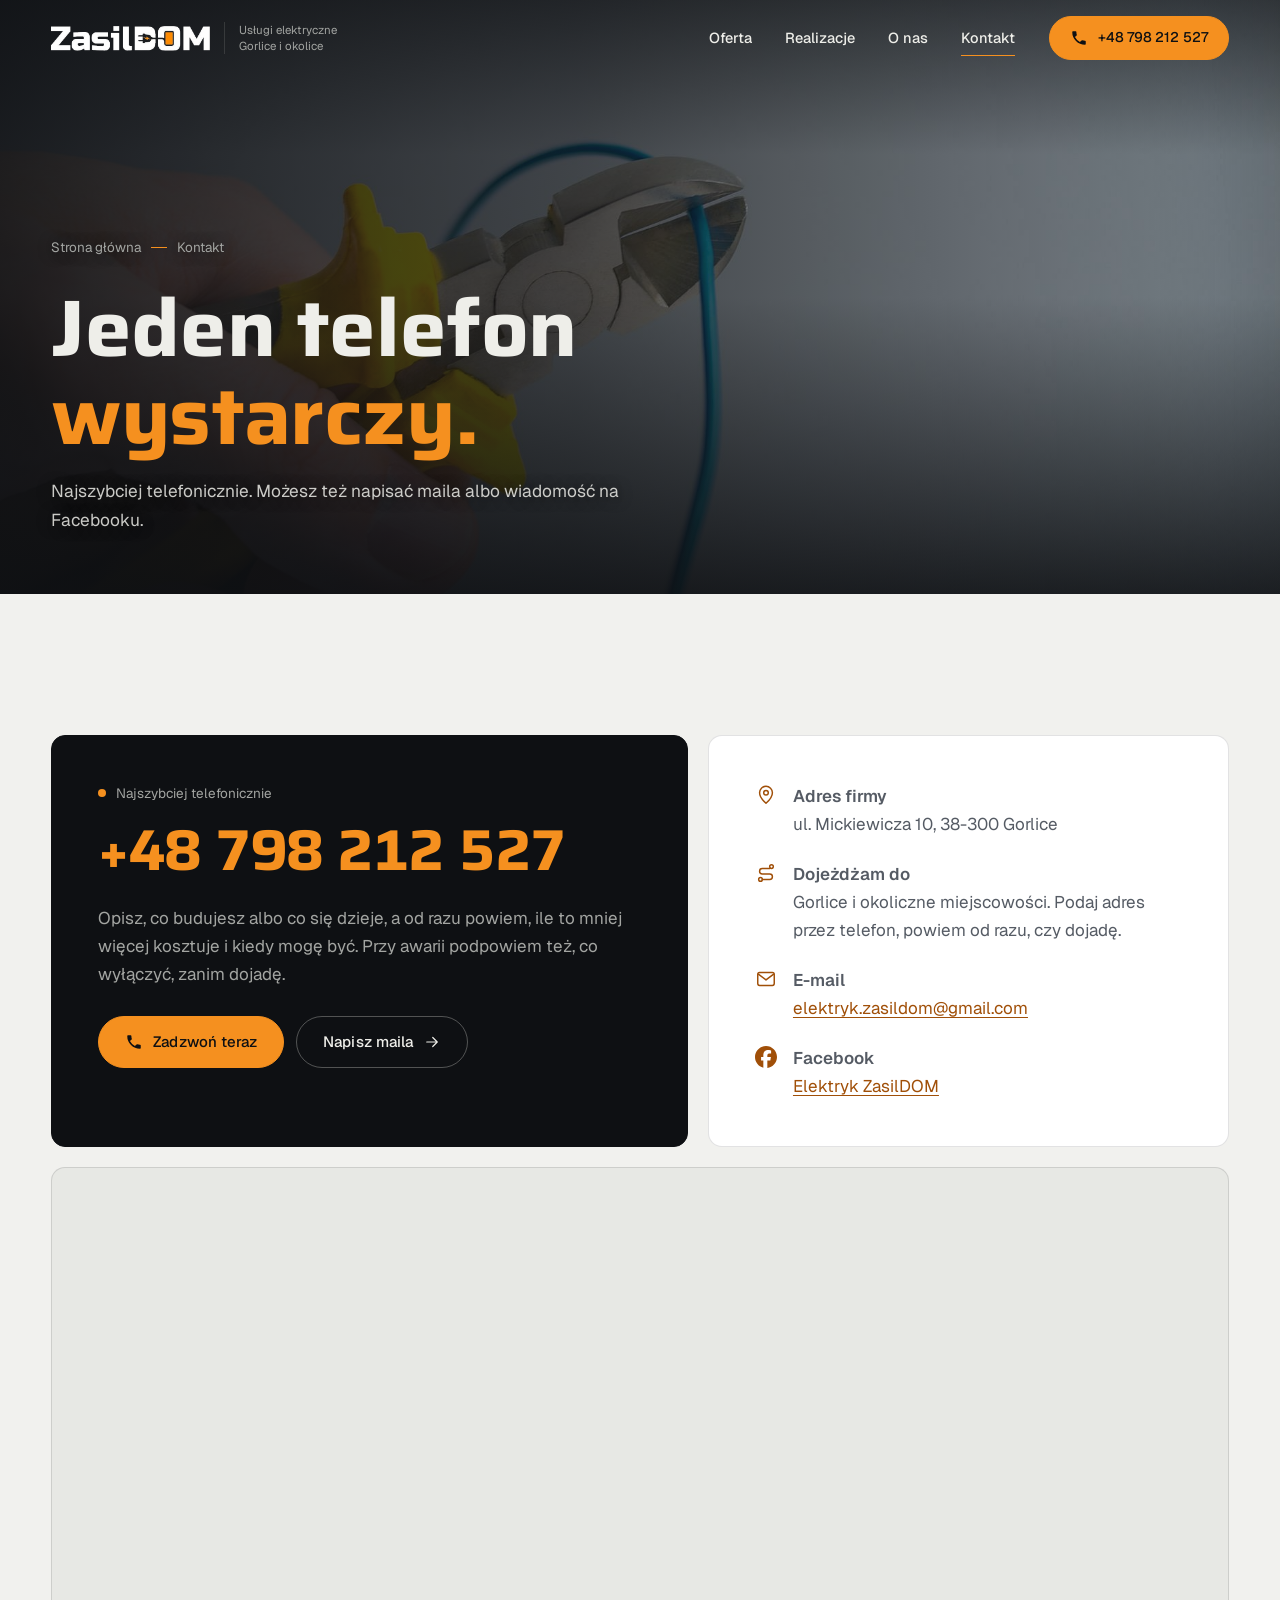
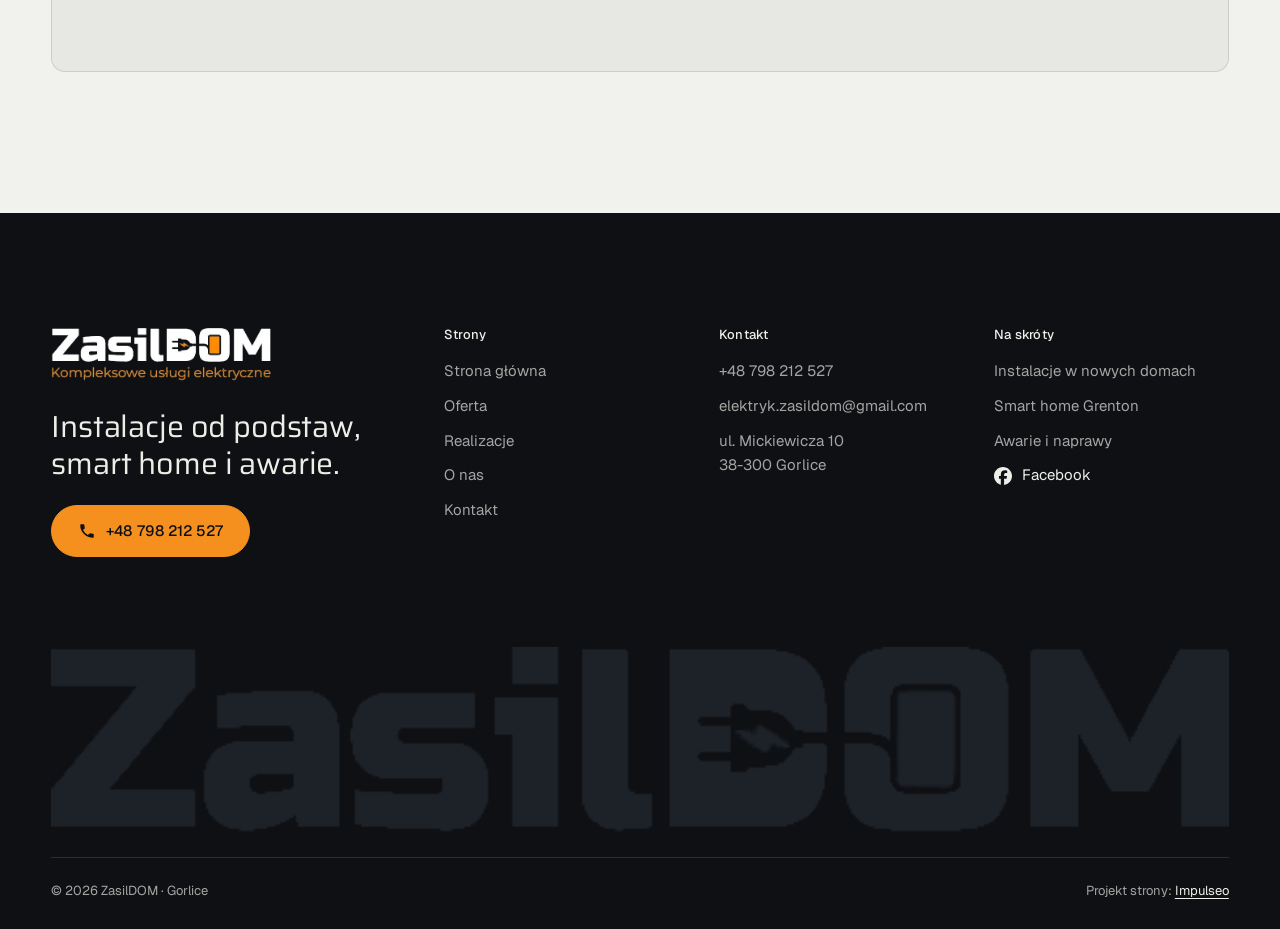
<file: kontakt.html>
<!DOCTYPE html>
<html lang="pl">
<head>
<meta charset="UTF-8">
<meta name="viewport" content="width=device-width, initial-scale=1.0">
<title>Kontakt - ZasilDOM | elektryk Gorlice, +48 798 212 527</title>
<meta name="description" content="Elektryk z Gorlic. Instalacje elektryczne od podstaw w nowych domach, smart home Grenton (certyfikowany instalator), awarie i naprawy, rozdzielnice, pomiary z protokołem. Zadzwoń: +48 798 212 527.">
<link rel="canonical" href="https://impulseo-pl.github.io/zasildom/kontakt.html">
<meta name="robots" content="noindex, nofollow">
<meta name="theme-color" content="#0E1013">
<meta property="og:type" content="website">
<meta property="og:locale" content="pl_PL">
<meta property="og:site_name" content="ZasilDOM">
<meta property="og:title" content="Kontakt - ZasilDOM | elektryk Gorlice, +48 798 212 527">
<meta property="og:description" content="Elektryk z Gorlic. Instalacje elektryczne od podstaw w nowych domach, smart home Grenton (certyfikowany instalator), awarie i naprawy, rozdzielnice, pomiary z protokołem. Zadzwoń: +48 798 212 527.">
<meta property="og:url" content="https://impulseo-pl.github.io/zasildom/kontakt.html">
<meta property="og:image" content="https://impulseo-pl.github.io/zasildom/img/og.jpg">
<meta property="og:image:width" content="1200">
<meta property="og:image:height" content="630">
<meta name="twitter:card" content="summary_large_image">
<script type="application/ld+json">{"@context": "https://schema.org", "@type": "Electrician", "name": "ZasilDOM", "url": "https://impulseo-pl.github.io/zasildom/", "telephone": "+48798212527", "email": "elektryk.zasildom@gmail.com", "image": "https://impulseo-pl.github.io/zasildom/img/og.jpg", "address": {"@type": "PostalAddress", "streetAddress": "ul. Mickiewicza 10", "postalCode": "38-300", "addressLocality": "Gorlice", "addressCountry": "PL"}, "areaServed": "Gorlice", "sameAs": ["https://www.facebook.com/p/Elektryk-Zasildom-61582759336382/"]}</script>
<script>(function(){var d=document.documentElement;d.classList.add('js');try{if(!window.matchMedia('(prefers-reduced-motion: reduce)').matches)d.classList.add('anim');}catch(e){}setTimeout(function(){if(!d.classList.contains('anim-ok'))d.classList.remove('anim');},3500);})();</script>
<link rel="preload" as="image" href="img/g5.jpg" fetchpriority="high">
<link rel="preconnect" href="https://fonts.googleapis.com">
<link rel="preconnect" href="https://fonts.gstatic.com" crossorigin>
<link href="https://fonts.googleapis.com/css2?family=Saira:wdth,wght@100..125,400..800&family=Geist:wght@400..600&display=swap" rel="stylesheet">
<link rel="stylesheet" href="assets/styles.css?v=20261022c">
<script src="assets/lenis.min.js?v=1.1.20" defer></script>
<script src="assets/main.js?v=20261022a" defer></script>
</head>
<body>
<a class="skip" href="#tresc">Przejdź do treści</a>
<header class="site-head">
<div class="head-in">
  <a class="brand" href="index.html" aria-label="ZasilDOM - strona główna">
    <span class="znak nav-logo"><img class="wm" src="img/logo-znak.png" alt="ZasilDOM" width="539" height="85" decoding="async"><img class="wm-c" src="img/logo-znak-ciemne.png" alt="" aria-hidden="true" width="539" height="85" decoding="async"></span>
    <span class="brand-sub">Usługi elektryczne<br>Gorlice i okolice</span>
  </a>
  <nav class="nav-links" aria-label="Menu główne">
    <a class="nl" href="oferta.html">Oferta</a><a class="nl" href="realizacje.html">Realizacje</a><a class="nl" href="o-nas.html">O&nbsp;nas</a><a class="nl" href="kontakt.html" aria-current="page">Kontakt</a>
    <a class="btn btn-copper nav-cta" href="tel:+48798212527"><svg class="ico" width="16" height="16" viewBox="0 0 24 24" fill="none" aria-hidden="true"><path d="M6.6 10.8a15.5 15.5 0 0 0 6.6 6.6l2.2-2.2a1 1 0 0 1 1-.24 11.4 11.4 0 0 0 3.6.58 1 1 0 0 1 1 1V20a1 1 0 0 1-1 1A17 17 0 0 1 3 4a1 1 0 0 1 1-1h3.5a1 1 0 0 1 1 1c0 1.25.2 2.46.58 3.6a1 1 0 0 1-.25 1l-2.23 2.2Z" fill="currentColor"/></svg>+48 798 212 527</a>
  </nav>
  <button class="burger" type="button" aria-label="Otwórz menu" aria-expanded="false" aria-controls="mnav"><span></span><span></span></button>
</div>
</header>
<div class="mnav" id="mnav">
  <div class="mnav-in">
    <a class="ml" href="index.html">Strona główna</a><a class="ml" href="oferta.html">Oferta</a><a class="ml" href="realizacje.html">Realizacje</a><a class="ml" href="o-nas.html">O&nbsp;nas</a><a class="ml" href="kontakt.html" aria-current="page">Kontakt</a>
    <div class="mnav-foot">
      <span>Instalacje, smart home i&nbsp;awarie. Gorlice i&nbsp;okolice.</span>
      <a class="btn btn-copper" href="tel:+48798212527"><svg class="ico" width="16" height="16" viewBox="0 0 24 24" fill="none" aria-hidden="true"><path d="M6.6 10.8a15.5 15.5 0 0 0 6.6 6.6l2.2-2.2a1 1 0 0 1 1-.24 11.4 11.4 0 0 0 3.6.58 1 1 0 0 1 1 1V20a1 1 0 0 1-1 1A17 17 0 0 1 3 4a1 1 0 0 1 1-1h3.5a1 1 0 0 1 1 1c0 1.25.2 2.46.58 3.6a1 1 0 0 1-.25 1l-2.23 2.2Z" fill="currentColor"/></svg>+48 798 212 527</a>
    </div>
  </div>
</div>
<main id="tresc">

<section class="pagehead">
  <div class="pagehead-media"><img src="img/g5.jpg" alt="Szczypce do cięcia przewodu w dłoni elektryka" width="1880" height="1253" decoding="async" fetchpriority="high"></div>
  <div class="ph-in">
    <p class="crumb up" style="--d:0"><a href="index.html">Strona główna</a><span class="sl" aria-hidden="true"></span>Kontakt</p>
    <h1><span class="ln"><span class="ln-i" style="--k:0">Jeden telefon</span></span><span class="ln"><span class="ln-i" style="--k:1"><em>wystarczy.</em></span></span></h1>
    <p class="ph-lead up" style="--d:300">Najszybciej telefonicznie. Możesz też napisać maila albo wiadomość na Facebooku.</p>
  </div>
</section>

<section class="sec">
  <div class="wrap">
    <div class="k-grid">
      <div class="k-card dark rv">
        <span class="lbl"><span class="live" aria-hidden="true"></span>Najszybciej telefonicznie</span>
        <a class="k-phone" href="tel:+48798212527">+48 798 212 527</a>
        <p>Opisz, co budujesz albo co się dzieje, a&nbsp;od razu powiem, ile to mniej więcej kosztuje i&nbsp;kiedy mogę być. Przy awarii podpowiem też, co wyłączyć, zanim dojadę.</p>
        <div class="cta-row" style="margin-top:28px">
          <a class="btn btn-copper" href="tel:+48798212527"><svg class="ico" width="16" height="16" viewBox="0 0 24 24" fill="none" aria-hidden="true"><path d="M6.6 10.8a15.5 15.5 0 0 0 6.6 6.6l2.2-2.2a1 1 0 0 1 1-.24 11.4 11.4 0 0 0 3.6.58 1 1 0 0 1 1 1V20a1 1 0 0 1-1 1A17 17 0 0 1 3 4a1 1 0 0 1 1-1h3.5a1 1 0 0 1 1 1c0 1.25.2 2.46.58 3.6a1 1 0 0 1-.25 1l-2.23 2.2Z" fill="currentColor"/></svg>Zadzwoń teraz</a>
          <a class="btn btn-ghost" href="mailto:elektryk.zasildom@gmail.com">Napisz maila<svg class="ico arr" width="18" height="18" viewBox="0 0 24 24" fill="none" stroke="currentColor" stroke-width="1.6" stroke-linecap="round" stroke-linejoin="round" aria-hidden="true"><path d="M5 12h14M13 6l6 6-6 6"/></svg></a>
        </div>
      </div>
      <div class="k-card rv" style="--d:120">
        <ul class="k-list">
          <li><svg class="ico" width="24" height="24" viewBox="0 0 24 24" fill="none" stroke="currentColor" stroke-width="1.6" stroke-linecap="round" stroke-linejoin="round" aria-hidden="true"><path d="M12 21s-7-6.2-7-11.5A7 7 0 0 1 19 9.5C19 14.8 12 21 12 21z"/><circle cx="12" cy="9.5" r="2.5"/></svg><span><b>Adres firmy</b>ul. Mickiewicza 10, 38-300 Gorlice</span></li>
          <li><svg class="ico" width="24" height="24" viewBox="0 0 24 24" fill="none" stroke="currentColor" stroke-width="1.6" stroke-linecap="round" stroke-linejoin="round" aria-hidden="true"><circle cx="6" cy="19" r="2"/><circle cx="18" cy="5" r="2"/><path d="M8 19h8a3 3 0 0 0 0-6H8a3 3 0 0 1 0-6h8"/></svg><span><b>Dojeżdżam do</b>Gorlice i&nbsp;okoliczne miejscowości. Podaj adres przez telefon, powiem od razu, czy dojadę.</span></li>
          <li><svg class="ico" width="24" height="24" viewBox="0 0 24 24" fill="none" stroke="currentColor" stroke-width="1.6" stroke-linecap="round" stroke-linejoin="round" aria-hidden="true"><rect x="3" y="5" width="18" height="14" rx="2"/><path d="m4 7 8 6 8-6"/></svg><span><b>E-mail</b><a class="u" href="mailto:elektryk.zasildom@gmail.com">elektryk.zasildom@gmail.com</a></span></li>
          <li><svg viewBox="0 0 24 24" aria-hidden="true" focusable="false"><path d="M9.101 23.691v-7.98H6.627v-3.667h2.474v-1.58c0-4.085 1.848-5.978 5.858-5.978.401 0 .955.042 1.468.103a8.68 8.68 0 0 1 1.141.195v3.325a8.623 8.623 0 0 0-.653-.036 26.805 26.805 0 0 0-.733-.009c-.707 0-1.259.096-1.675.309a1.686 1.686 0 0 0-.679.622c-.258.42-.374.995-.374 1.752v1.297h3.919l-.386 2.103-.287 1.564h-3.246v8.245C19.396 23.238 24 18.179 24 12.044c0-6.627-5.373-12-12-12s-12 5.373-12 12c0 5.628 3.874 10.35 9.101 11.647Z" fill="currentColor"/></svg><span><b>Facebook</b><a class="u" href="https://www.facebook.com/p/Elektryk-Zasildom-61582759336382/" target="_blank" rel="noopener">Elektryk ZasilDOM</a></span></li>
        </ul>
      </div>
    </div>
    <div class="map map-lg rv">
      <iframe title="Mapa dojazdu - ZasilDOM, Gorlice" src="https://maps.google.com/maps?q=ul.%20Mickiewicza%2010%2C%2038-300%20Gorlice&z=11&output=embed" loading="lazy" referrerpolicy="no-referrer-when-downgrade"></iframe>
    </div>
  </div>
</section>
</main>
<footer class="site-foot">
  <div class="wrap">
    <div class="foot-top">
      <div>
        <img class="foot-logo" src="img/logo.png" alt="ZasilDOM - usługi elektryczne" width="543" height="134" loading="lazy" decoding="async">
        <p class="foot-claim">Instalacje od podstaw, smart home i&nbsp;awarie.</p>
        <a class="btn btn-copper" href="tel:+48798212527"><svg class="ico" width="16" height="16" viewBox="0 0 24 24" fill="none" aria-hidden="true"><path d="M6.6 10.8a15.5 15.5 0 0 0 6.6 6.6l2.2-2.2a1 1 0 0 1 1-.24 11.4 11.4 0 0 0 3.6.58 1 1 0 0 1 1 1V20a1 1 0 0 1-1 1A17 17 0 0 1 3 4a1 1 0 0 1 1-1h3.5a1 1 0 0 1 1 1c0 1.25.2 2.46.58 3.6a1 1 0 0 1-.25 1l-2.23 2.2Z" fill="currentColor"/></svg>+48 798 212 527</a>
      </div>
      <div>
        <h4>Strony</h4>
        <ul><li><a href="index.html">Strona główna</a></li><li><a href="oferta.html">Oferta</a></li><li><a href="realizacje.html">Realizacje</a></li><li><a href="o-nas.html">O&nbsp;nas</a></li><li><a href="kontakt.html">Kontakt</a></li></ul>
      </div>
      <div>
        <h4>Kontakt</h4>
        <ul>
          <li><a href="tel:+48798212527">+48 798 212 527</a></li>
          <li><a href="mailto:elektryk.zasildom@gmail.com">elektryk.zasildom@gmail.com</a></li>
          <li>ul. Mickiewicza 10<br>38-300 Gorlice</li>
        </ul>
      </div>
      <div>
        <h4>Na skróty</h4>
        <ul>
          <li><a href="oferta.html#instalacje">Instalacje w&nbsp;nowych domach</a></li>
          <li><a href="oferta.html#smart-home">Smart home Grenton</a></li>
          <li><a href="oferta.html#awarie">Awarie i&nbsp;naprawy</a></li>
          <li><a class="soc" href="https://www.facebook.com/p/Elektryk-Zasildom-61582759336382/" target="_blank" rel="noopener" aria-label="Facebook - ZasilDOM"><svg viewBox="0 0 24 24" aria-hidden="true" focusable="false"><path d="M9.101 23.691v-7.98H6.627v-3.667h2.474v-1.58c0-4.085 1.848-5.978 5.858-5.978.401 0 .955.042 1.468.103a8.68 8.68 0 0 1 1.141.195v3.325a8.623 8.623 0 0 0-.653-.036 26.805 26.805 0 0 0-.733-.009c-.707 0-1.259.096-1.675.309a1.686 1.686 0 0 0-.679.622c-.258.42-.374.995-.374 1.752v1.297h3.919l-.386 2.103-.287 1.564h-3.246v8.245C19.396 23.238 24 18.179 24 12.044c0-6.627-5.373-12-12-12s-12 5.373-12 12c0 5.628 3.874 10.35 9.101 11.647Z" fill="currentColor"/></svg>Facebook</a></li>
        </ul>
      </div>
    </div>
    <div class="foot-mark" aria-hidden="true"></div>
    <div class="foot-bottom">
      <span>© 2026 ZasilDOM · Gorlice</span>
      <span>Projekt strony: <a class="foot-credit" href="https://impulseo.pl" target="_blank" rel="noopener">Impulseo</a></span>
    </div>
  </div>
</footer>
<div class="sticky-call">
  <a class="btn btn-copper" href="tel:+48798212527"><svg class="ico" width="16" height="16" viewBox="0 0 24 24" fill="none" aria-hidden="true"><path d="M6.6 10.8a15.5 15.5 0 0 0 6.6 6.6l2.2-2.2a1 1 0 0 1 1-.24 11.4 11.4 0 0 0 3.6.58 1 1 0 0 1 1 1V20a1 1 0 0 1-1 1A17 17 0 0 1 3 4a1 1 0 0 1 1-1h3.5a1 1 0 0 1 1 1c0 1.25.2 2.46.58 3.6a1 1 0 0 1-.25 1l-2.23 2.2Z" fill="currentColor"/></svg>Zadzwoń</a>
  <a class="btn btn-ghost" href="kontakt.html">Kontakt i&nbsp;dojazd</a>
</div>
<div class="demo-wazne" data-do="2026-10-28" data-cykl="3" hidden><svg class="dw-ico" width="13" height="13" viewBox="0 0 24 24" fill="none" aria-hidden="true"><circle cx="12" cy="12" r="8.6" stroke="currentColor" stroke-width="1.8"/><path d="M12 7.2V12l3.3 2" stroke="currentColor" stroke-width="1.8" stroke-linecap="round"/></svg><span class="dw-txt"></span></div>
</body>
</html>
</file>
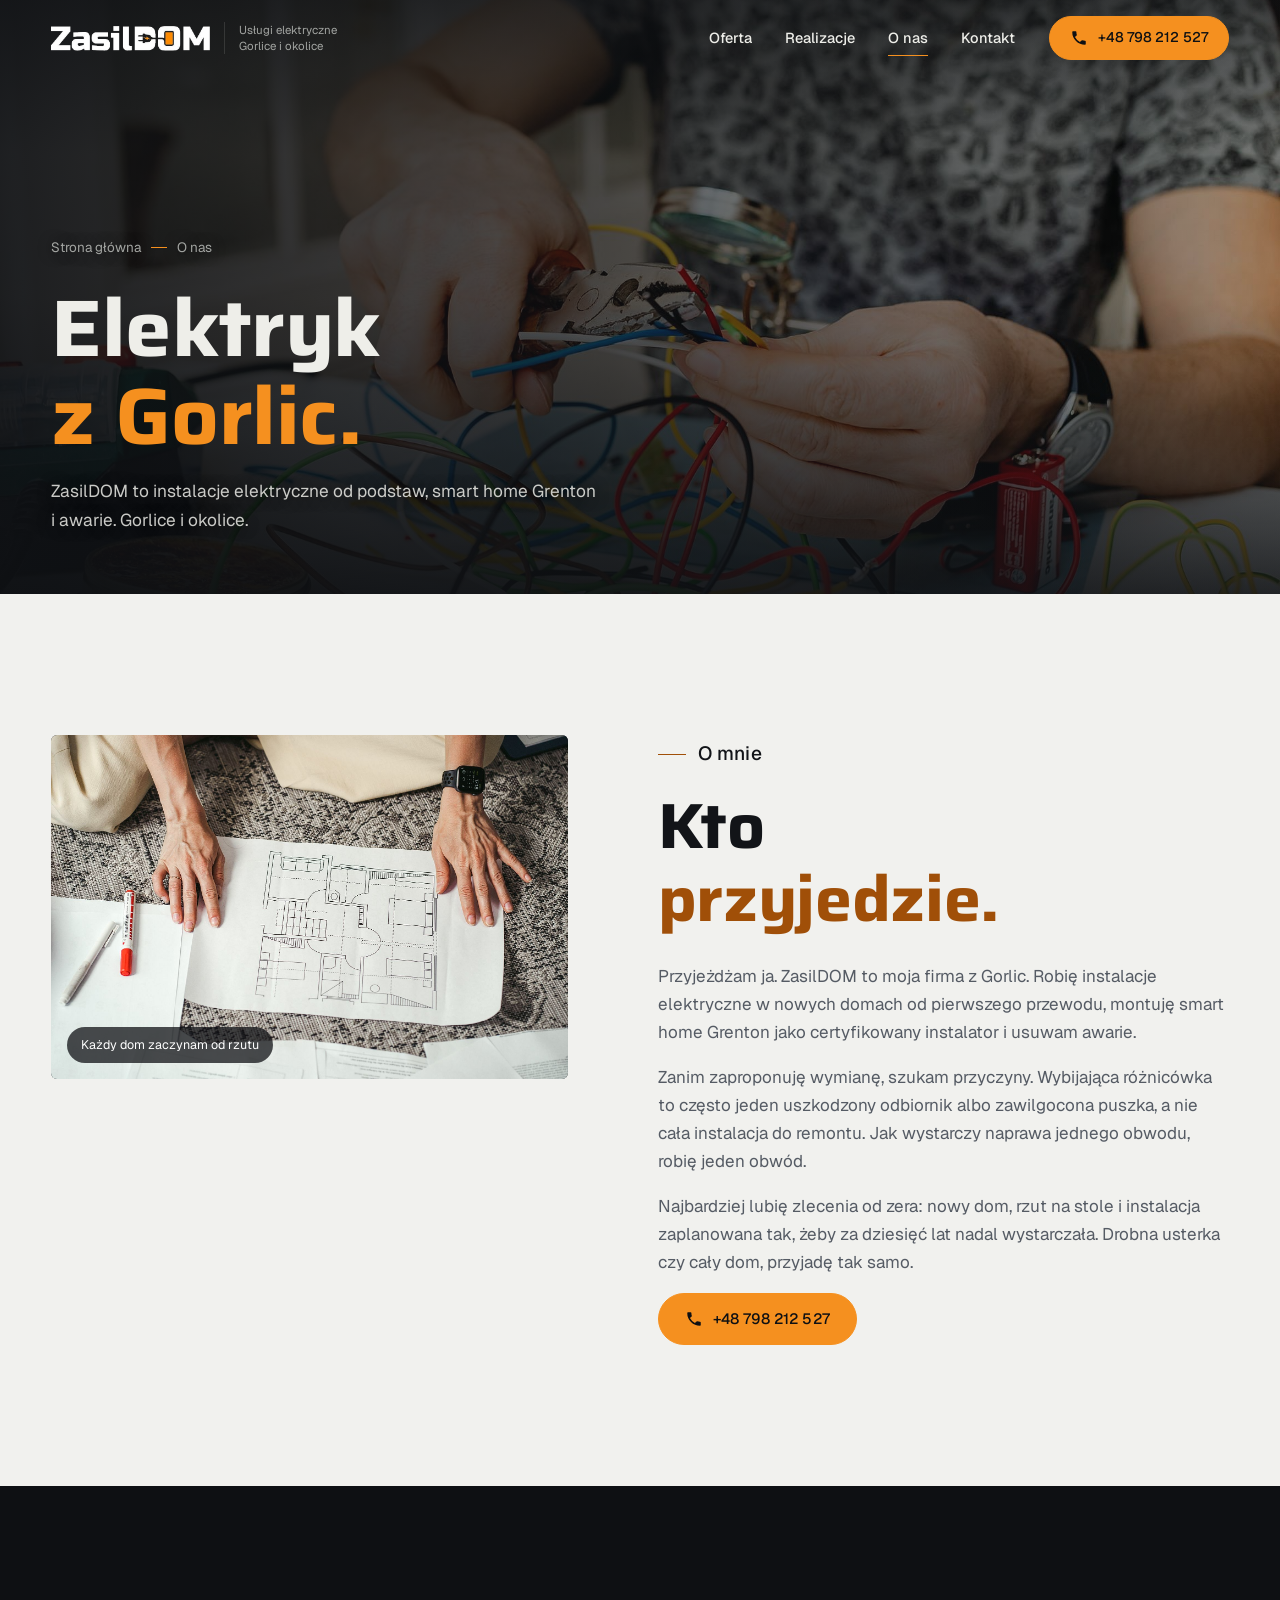
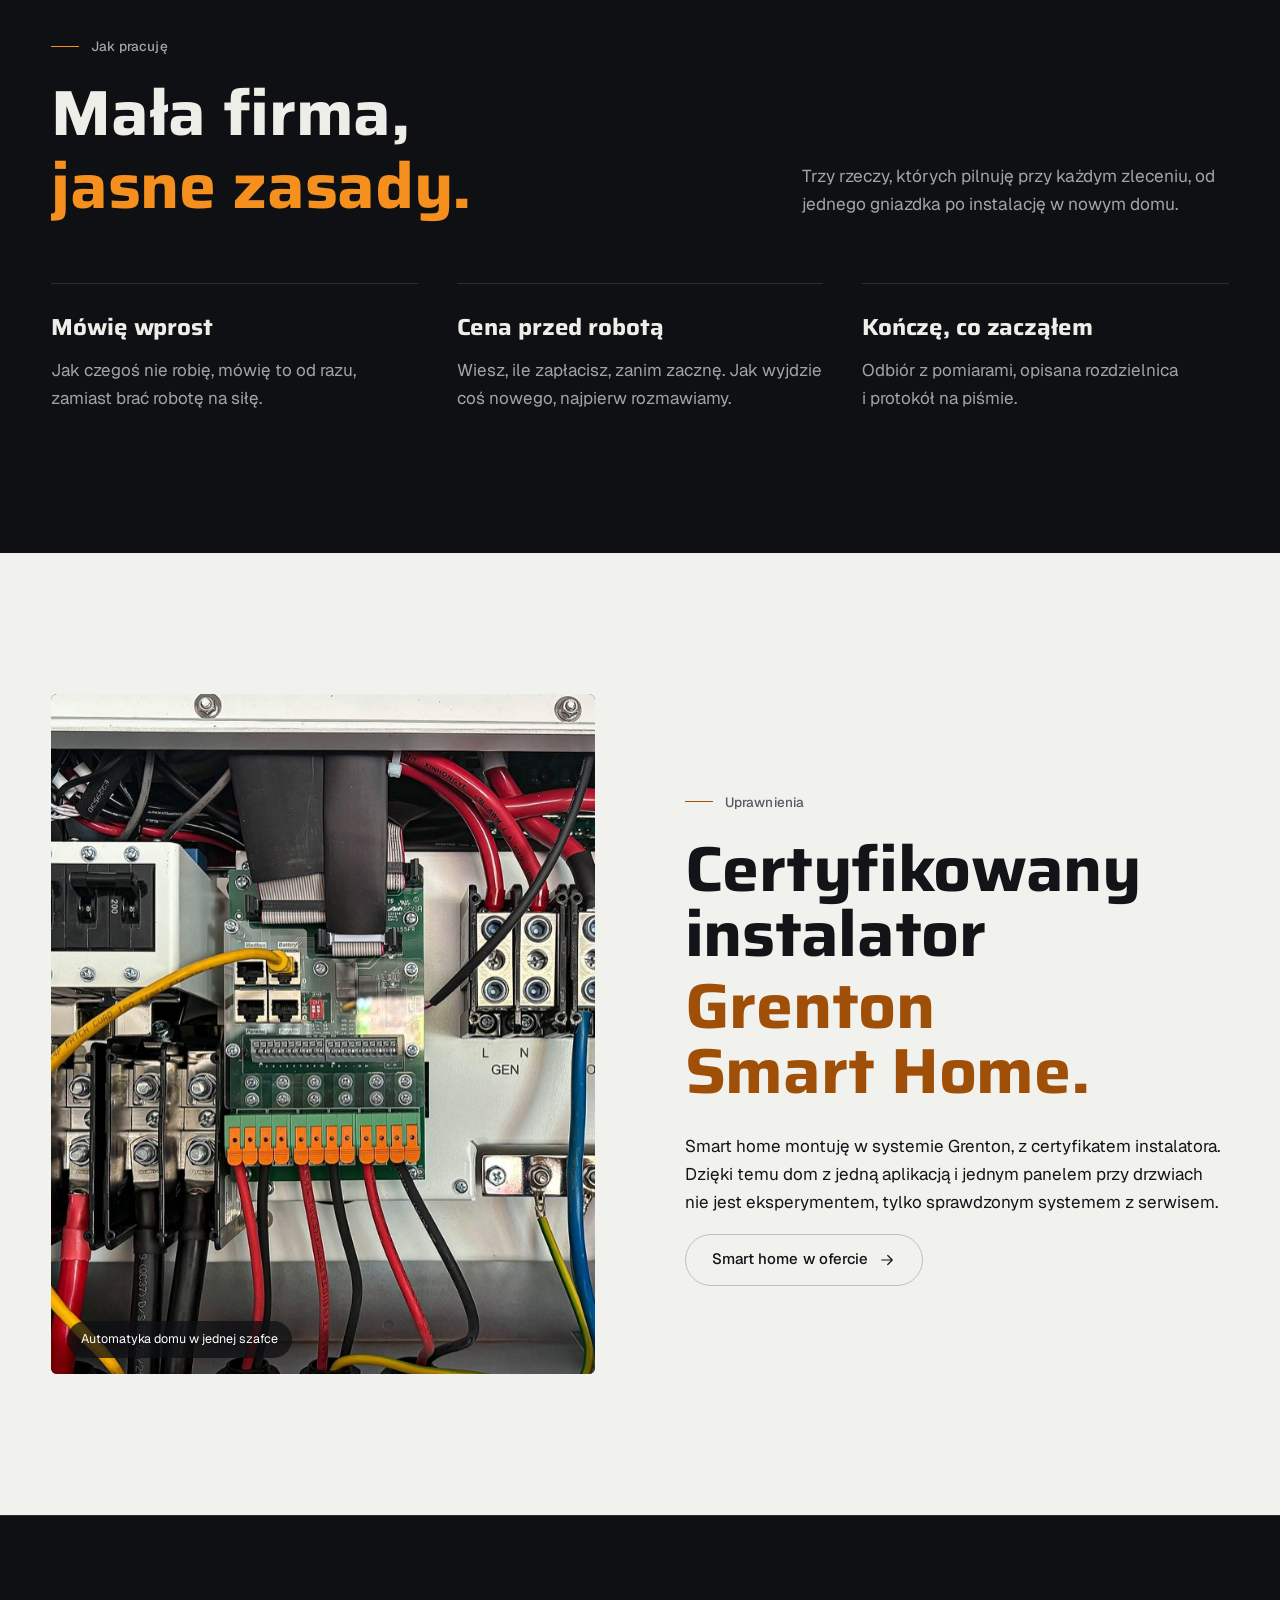
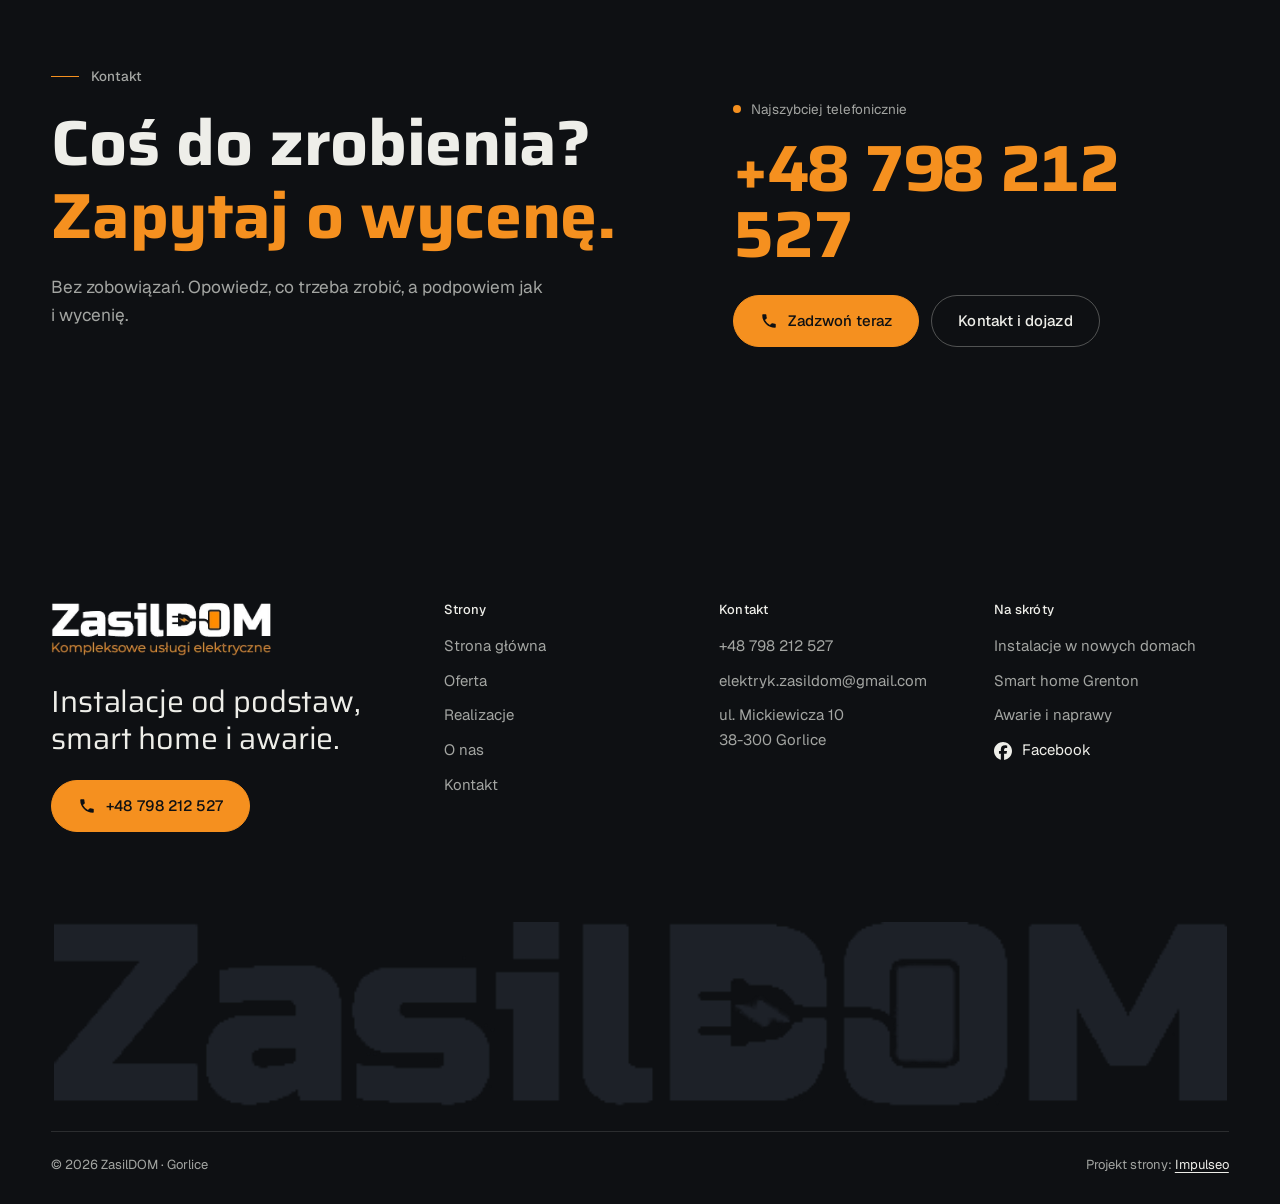
<file: o-nas.html>
<!DOCTYPE html>
<html lang="pl">
<head>
<meta charset="UTF-8">
<meta name="viewport" content="width=device-width, initial-scale=1.0">
<title>O nas - ZasilDOM | elektryk Gorlice</title>
<meta name="description" content="Elektryk z Gorlic. Instalacje elektryczne od podstaw w nowych domach, smart home Grenton (certyfikowany instalator), awarie i naprawy, rozdzielnice, pomiary z protokołem. Zadzwoń: +48 798 212 527.">
<link rel="canonical" href="https://impulseo-pl.github.io/zasildom/o-nas.html">
<meta name="robots" content="noindex, nofollow">
<meta name="theme-color" content="#0E1013">
<meta property="og:type" content="website">
<meta property="og:locale" content="pl_PL">
<meta property="og:site_name" content="ZasilDOM">
<meta property="og:title" content="O nas - ZasilDOM | elektryk Gorlice">
<meta property="og:description" content="Elektryk z Gorlic. Instalacje elektryczne od podstaw w nowych domach, smart home Grenton (certyfikowany instalator), awarie i naprawy, rozdzielnice, pomiary z protokołem. Zadzwoń: +48 798 212 527.">
<meta property="og:url" content="https://impulseo-pl.github.io/zasildom/o-nas.html">
<meta property="og:image" content="https://impulseo-pl.github.io/zasildom/img/og.jpg">
<meta property="og:image:width" content="1200">
<meta property="og:image:height" content="630">
<meta name="twitter:card" content="summary_large_image">
<script type="application/ld+json">{"@context": "https://schema.org", "@type": "Electrician", "name": "ZasilDOM", "url": "https://impulseo-pl.github.io/zasildom/", "telephone": "+48798212527", "email": "elektryk.zasildom@gmail.com", "image": "https://impulseo-pl.github.io/zasildom/img/og.jpg", "address": {"@type": "PostalAddress", "streetAddress": "ul. Mickiewicza 10", "postalCode": "38-300", "addressLocality": "Gorlice", "addressCountry": "PL"}, "areaServed": "Gorlice", "sameAs": ["https://www.facebook.com/p/Elektryk-Zasildom-61582759336382/"]}</script>
<script>(function(){var d=document.documentElement;d.classList.add('js');try{if(!window.matchMedia('(prefers-reduced-motion: reduce)').matches)d.classList.add('anim');}catch(e){}setTimeout(function(){if(!d.classList.contains('anim-ok'))d.classList.remove('anim');},3500);})();</script>
<link rel="preload" as="image" href="img/g7.jpg" fetchpriority="high">
<link rel="preconnect" href="https://fonts.googleapis.com">
<link rel="preconnect" href="https://fonts.gstatic.com" crossorigin>
<link href="https://fonts.googleapis.com/css2?family=Saira:wdth,wght@100..125,400..800&family=Geist:wght@400..600&display=swap" rel="stylesheet">
<link rel="stylesheet" href="assets/styles.css?v=20261022c">
<script src="assets/lenis.min.js?v=1.1.20" defer></script>
<script src="assets/main.js?v=20261022a" defer></script>
</head>
<body>
<a class="skip" href="#tresc">Przejdź do treści</a>
<header class="site-head">
<div class="head-in">
  <a class="brand" href="index.html" aria-label="ZasilDOM - strona główna">
    <span class="znak nav-logo"><img class="wm" src="img/logo-znak.png" alt="ZasilDOM" width="539" height="85" decoding="async"><img class="wm-c" src="img/logo-znak-ciemne.png" alt="" aria-hidden="true" width="539" height="85" decoding="async"></span>
    <span class="brand-sub">Usługi elektryczne<br>Gorlice i okolice</span>
  </a>
  <nav class="nav-links" aria-label="Menu główne">
    <a class="nl" href="oferta.html">Oferta</a><a class="nl" href="realizacje.html">Realizacje</a><a class="nl" href="o-nas.html" aria-current="page">O&nbsp;nas</a><a class="nl" href="kontakt.html">Kontakt</a>
    <a class="btn btn-copper nav-cta" href="tel:+48798212527"><svg class="ico" width="16" height="16" viewBox="0 0 24 24" fill="none" aria-hidden="true"><path d="M6.6 10.8a15.5 15.5 0 0 0 6.6 6.6l2.2-2.2a1 1 0 0 1 1-.24 11.4 11.4 0 0 0 3.6.58 1 1 0 0 1 1 1V20a1 1 0 0 1-1 1A17 17 0 0 1 3 4a1 1 0 0 1 1-1h3.5a1 1 0 0 1 1 1c0 1.25.2 2.46.58 3.6a1 1 0 0 1-.25 1l-2.23 2.2Z" fill="currentColor"/></svg>+48 798 212 527</a>
  </nav>
  <button class="burger" type="button" aria-label="Otwórz menu" aria-expanded="false" aria-controls="mnav"><span></span><span></span></button>
</div>
</header>
<div class="mnav" id="mnav">
  <div class="mnav-in">
    <a class="ml" href="index.html">Strona główna</a><a class="ml" href="oferta.html">Oferta</a><a class="ml" href="realizacje.html">Realizacje</a><a class="ml" href="o-nas.html" aria-current="page">O&nbsp;nas</a><a class="ml" href="kontakt.html">Kontakt</a>
    <div class="mnav-foot">
      <span>Instalacje, smart home i&nbsp;awarie. Gorlice i&nbsp;okolice.</span>
      <a class="btn btn-copper" href="tel:+48798212527"><svg class="ico" width="16" height="16" viewBox="0 0 24 24" fill="none" aria-hidden="true"><path d="M6.6 10.8a15.5 15.5 0 0 0 6.6 6.6l2.2-2.2a1 1 0 0 1 1-.24 11.4 11.4 0 0 0 3.6.58 1 1 0 0 1 1 1V20a1 1 0 0 1-1 1A17 17 0 0 1 3 4a1 1 0 0 1 1-1h3.5a1 1 0 0 1 1 1c0 1.25.2 2.46.58 3.6a1 1 0 0 1-.25 1l-2.23 2.2Z" fill="currentColor"/></svg>+48 798 212 527</a>
    </div>
  </div>
</div>
<main id="tresc">

<section class="pagehead">
  <div class="pagehead-media"><img src="img/g7.jpg" alt="Łączenie przewodów przy stole warsztatowym" width="1880" height="1253" decoding="async" fetchpriority="high"></div>
  <div class="ph-in">
    <p class="crumb up" style="--d:0"><a href="index.html">Strona główna</a><span class="sl" aria-hidden="true"></span>O&nbsp;nas</p>
    <h1><span class="ln"><span class="ln-i" style="--k:0">Elektryk</span></span><span class="ln"><span class="ln-i" style="--k:1"><em>z Gorlic.</em></span></span></h1>
    <p class="ph-lead up" style="--d:300">ZasilDOM to instalacje elektryczne od podstaw, smart home Grenton i&nbsp;awarie. Gorlice i&nbsp;okolice.</p>
  </div>
</section>

<section class="sec">
  <div class="wrap story">
    <figure class="fig rv-img rv">
      <img src="img/g10.jpg" alt="Planowanie instalacji na rzucie domu" width="1880" height="1253" decoding="async">
      <figcaption class="fig-tag">Każdy dom zaczynam od rzutu</figcaption>
    </figure>
    <div class="story-txt">
      <p class="eyebrow rv">O&nbsp;mnie</p>
      <h2 class="h2 rv rv-h"><span class="ln"><span class="ln-i" style="--k:0">Kto</span></span><span class="ln"><span class="ln-i" style="--k:1"><em>przyjedzie.</em></span></span></h2>
      <p class="rv" style="--d:100;margin-top:30px">Przyjeżdżam ja. ZasilDOM to moja firma z&nbsp;Gorlic. Robię instalacje elektryczne w&nbsp;nowych domach od pierwszego przewodu, montuję smart home Grenton jako certyfikowany instalator i&nbsp;usuwam awarie.</p>
      <p class="rv" style="--d:140">Zanim zaproponuję wymianę, szukam przyczyny. Wybijająca różnicówka to często jeden uszkodzony odbiornik albo zawilgocona puszka, a&nbsp;nie cała instalacja do remontu. Jak wystarczy naprawa jednego obwodu, robię jeden obwód.</p>
      <p class="rv" style="--d:180">Najbardziej lubię zlecenia od zera: nowy dom, rzut na stole i&nbsp;instalacja zaplanowana tak, żeby za dziesięć lat nadal wystarczała. Drobna usterka czy cały dom, przyjadę tak samo.</p>
      <a class="btn btn-copper rv" style="--d:220" href="tel:+48798212527"><svg class="ico" width="16" height="16" viewBox="0 0 24 24" fill="none" aria-hidden="true"><path d="M6.6 10.8a15.5 15.5 0 0 0 6.6 6.6l2.2-2.2a1 1 0 0 1 1-.24 11.4 11.4 0 0 0 3.6.58 1 1 0 0 1 1 1V20a1 1 0 0 1-1 1A17 17 0 0 1 3 4a1 1 0 0 1 1-1h3.5a1 1 0 0 1 1 1c0 1.25.2 2.46.58 3.6a1 1 0 0 1-.25 1l-2.23 2.2Z" fill="currentColor"/></svg>+48 798 212 527</a>
    </div>
  </div>
</section>

<section class="sec dark">
  <div class="wrap">
    <div class="sec-head">
      <div>
        <p class="eyebrow rv">Jak pracuję</p>
        <h2 class="h2 rv rv-h"><span class="ln"><span class="ln-i" style="--k:0">Mała firma,</span></span><span class="ln"><span class="ln-i" style="--k:1"><em>jasne zasady.</em></span></span></h2>
      </div>
      <div class="side rv" style="--d:120">
        <p class="lead">Trzy rzeczy, których pilnuję przy każdym zleceniu, od jednego gniazdka po instalację w&nbsp;nowym domu.</p>
      </div>
    </div>
    <div class="vals" style="margin-top:0">
      <div class="val rv"><h3>Mówię wprost</h3><p>Jak czegoś nie robię, mówię to od razu, zamiast brać robotę na siłę.</p></div>
      <div class="val rv" style="--d:100"><h3>Cena przed robotą</h3><p>Wiesz, ile zapłacisz, zanim zacznę. Jak wyjdzie coś nowego, najpierw rozmawiamy.</p></div>
      <div class="val rv" style="--d:200"><h3>Kończę, co zacząłem</h3><p>Odbiór z&nbsp;pomiarami, opisana rozdzielnica i&nbsp;protokół na piśmie.</p></div>
    </div>
  </div>
</section>

<section class="sec">
  <div class="wrap about">
    <figure class="fig rv-img rv">
      <img src="img/g8.jpg" alt="Szafka automatyki z modułami sterującymi" width="1300" height="938" loading="lazy" decoding="async" data-plx="36" style="height:112%;margin-top:-6%">
      <figcaption class="fig-tag">Automatyka domu w&nbsp;jednej szafce</figcaption>
    </figure>
    <div>
      <p class="eyebrow rv">Uprawnienia</p>
      <h2 class="h2 rv rv-h"><span class="ln"><span class="ln-i" style="--k:0">Certyfikowany instalator</span></span><span class="ln"><span class="ln-i" style="--k:1"><em>Grenton Smart Home.</em></span></span></h2>
      <p class="rv" style="--d:100;margin-top:28px">Smart home montuję w&nbsp;systemie Grenton, z&nbsp;certyfikatem instalatora. Dzięki temu dom z&nbsp;jedną aplikacją i&nbsp;jednym panelem przy drzwiach nie jest eksperymentem, tylko sprawdzonym systemem z&nbsp;serwisem.</p>
      <a class="btn btn-ghost rv" style="--d:180" href="oferta.html#smart-home">Smart home w&nbsp;ofercie<svg class="ico arr" width="18" height="18" viewBox="0 0 24 24" fill="none" stroke="currentColor" stroke-width="1.6" stroke-linecap="round" stroke-linejoin="round" aria-hidden="true"><path d="M5 12h14M13 6l6 6-6 6"/></svg></a>
    </div>
  </div>
</section>
<section class="cta-band dark">
  <div class="wrap cta-grid">
    <div>
      <p class="eyebrow rv">Kontakt</p>
      <h2 class="h2 rv rv-h"><span class="ln"><span class="ln-i" style="--k:0">Coś do zrobienia?</span></span><span class="ln"><span class="ln-i" style="--k:1"><em>Zapytaj o&nbsp;wycenę.</em></span></span></h2>
      <p class="lead rv" style="--d:120">Bez zobowiązań. Opowiedz, co trzeba zrobić, a&nbsp;podpowiem jak i&nbsp;wycenię.</p>
    </div>
    <div class="cta-side rv" style="--d:180">
      <span class="lbl"><span class="live" aria-hidden="true"></span>Najszybciej telefonicznie</span>
      <a class="cta-phone" href="tel:+48798212527">+48 798 212 527</a>
      <div class="cta-row">
        <a class="btn btn-copper" href="tel:+48798212527"><svg class="ico" width="16" height="16" viewBox="0 0 24 24" fill="none" aria-hidden="true"><path d="M6.6 10.8a15.5 15.5 0 0 0 6.6 6.6l2.2-2.2a1 1 0 0 1 1-.24 11.4 11.4 0 0 0 3.6.58 1 1 0 0 1 1 1V20a1 1 0 0 1-1 1A17 17 0 0 1 3 4a1 1 0 0 1 1-1h3.5a1 1 0 0 1 1 1c0 1.25.2 2.46.58 3.6a1 1 0 0 1-.25 1l-2.23 2.2Z" fill="currentColor"/></svg>Zadzwoń teraz</a>
        <a class="btn btn-ghost" href="kontakt.html">Kontakt i&nbsp;dojazd</a>
      </div>
    </div>
  </div>
</section>
</main>
<footer class="site-foot">
  <div class="wrap">
    <div class="foot-top">
      <div>
        <img class="foot-logo" src="img/logo.png" alt="ZasilDOM - usługi elektryczne" width="543" height="134" loading="lazy" decoding="async">
        <p class="foot-claim">Instalacje od podstaw, smart home i&nbsp;awarie.</p>
        <a class="btn btn-copper" href="tel:+48798212527"><svg class="ico" width="16" height="16" viewBox="0 0 24 24" fill="none" aria-hidden="true"><path d="M6.6 10.8a15.5 15.5 0 0 0 6.6 6.6l2.2-2.2a1 1 0 0 1 1-.24 11.4 11.4 0 0 0 3.6.58 1 1 0 0 1 1 1V20a1 1 0 0 1-1 1A17 17 0 0 1 3 4a1 1 0 0 1 1-1h3.5a1 1 0 0 1 1 1c0 1.25.2 2.46.58 3.6a1 1 0 0 1-.25 1l-2.23 2.2Z" fill="currentColor"/></svg>+48 798 212 527</a>
      </div>
      <div>
        <h4>Strony</h4>
        <ul><li><a href="index.html">Strona główna</a></li><li><a href="oferta.html">Oferta</a></li><li><a href="realizacje.html">Realizacje</a></li><li><a href="o-nas.html">O&nbsp;nas</a></li><li><a href="kontakt.html">Kontakt</a></li></ul>
      </div>
      <div>
        <h4>Kontakt</h4>
        <ul>
          <li><a href="tel:+48798212527">+48 798 212 527</a></li>
          <li><a href="mailto:elektryk.zasildom@gmail.com">elektryk.zasildom@gmail.com</a></li>
          <li>ul. Mickiewicza 10<br>38-300 Gorlice</li>
        </ul>
      </div>
      <div>
        <h4>Na skróty</h4>
        <ul>
          <li><a href="oferta.html#instalacje">Instalacje w&nbsp;nowych domach</a></li>
          <li><a href="oferta.html#smart-home">Smart home Grenton</a></li>
          <li><a href="oferta.html#awarie">Awarie i&nbsp;naprawy</a></li>
          <li><a class="soc" href="https://www.facebook.com/p/Elektryk-Zasildom-61582759336382/" target="_blank" rel="noopener" aria-label="Facebook - ZasilDOM"><svg viewBox="0 0 24 24" aria-hidden="true" focusable="false"><path d="M9.101 23.691v-7.98H6.627v-3.667h2.474v-1.58c0-4.085 1.848-5.978 5.858-5.978.401 0 .955.042 1.468.103a8.68 8.68 0 0 1 1.141.195v3.325a8.623 8.623 0 0 0-.653-.036 26.805 26.805 0 0 0-.733-.009c-.707 0-1.259.096-1.675.309a1.686 1.686 0 0 0-.679.622c-.258.42-.374.995-.374 1.752v1.297h3.919l-.386 2.103-.287 1.564h-3.246v8.245C19.396 23.238 24 18.179 24 12.044c0-6.627-5.373-12-12-12s-12 5.373-12 12c0 5.628 3.874 10.35 9.101 11.647Z" fill="currentColor"/></svg>Facebook</a></li>
        </ul>
      </div>
    </div>
    <div class="foot-mark" aria-hidden="true"></div>
    <div class="foot-bottom">
      <span>© 2026 ZasilDOM · Gorlice</span>
      <span>Projekt strony: <a class="foot-credit" href="https://impulseo.pl" target="_blank" rel="noopener">Impulseo</a></span>
    </div>
  </div>
</footer>
<div class="sticky-call">
  <a class="btn btn-copper" href="tel:+48798212527"><svg class="ico" width="16" height="16" viewBox="0 0 24 24" fill="none" aria-hidden="true"><path d="M6.6 10.8a15.5 15.5 0 0 0 6.6 6.6l2.2-2.2a1 1 0 0 1 1-.24 11.4 11.4 0 0 0 3.6.58 1 1 0 0 1 1 1V20a1 1 0 0 1-1 1A17 17 0 0 1 3 4a1 1 0 0 1 1-1h3.5a1 1 0 0 1 1 1c0 1.25.2 2.46.58 3.6a1 1 0 0 1-.25 1l-2.23 2.2Z" fill="currentColor"/></svg>Zadzwoń</a>
  <a class="btn btn-ghost" href="kontakt.html">Kontakt i&nbsp;dojazd</a>
</div>
<div class="demo-wazne" data-do="2026-10-28" data-cykl="3" hidden><svg class="dw-ico" width="13" height="13" viewBox="0 0 24 24" fill="none" aria-hidden="true"><circle cx="12" cy="12" r="8.6" stroke="currentColor" stroke-width="1.8"/><path d="M12 7.2V12l3.3 2" stroke="currentColor" stroke-width="1.8" stroke-linecap="round"/></svg><span class="dw-txt"></span></div>
</body>
</html>
</file>
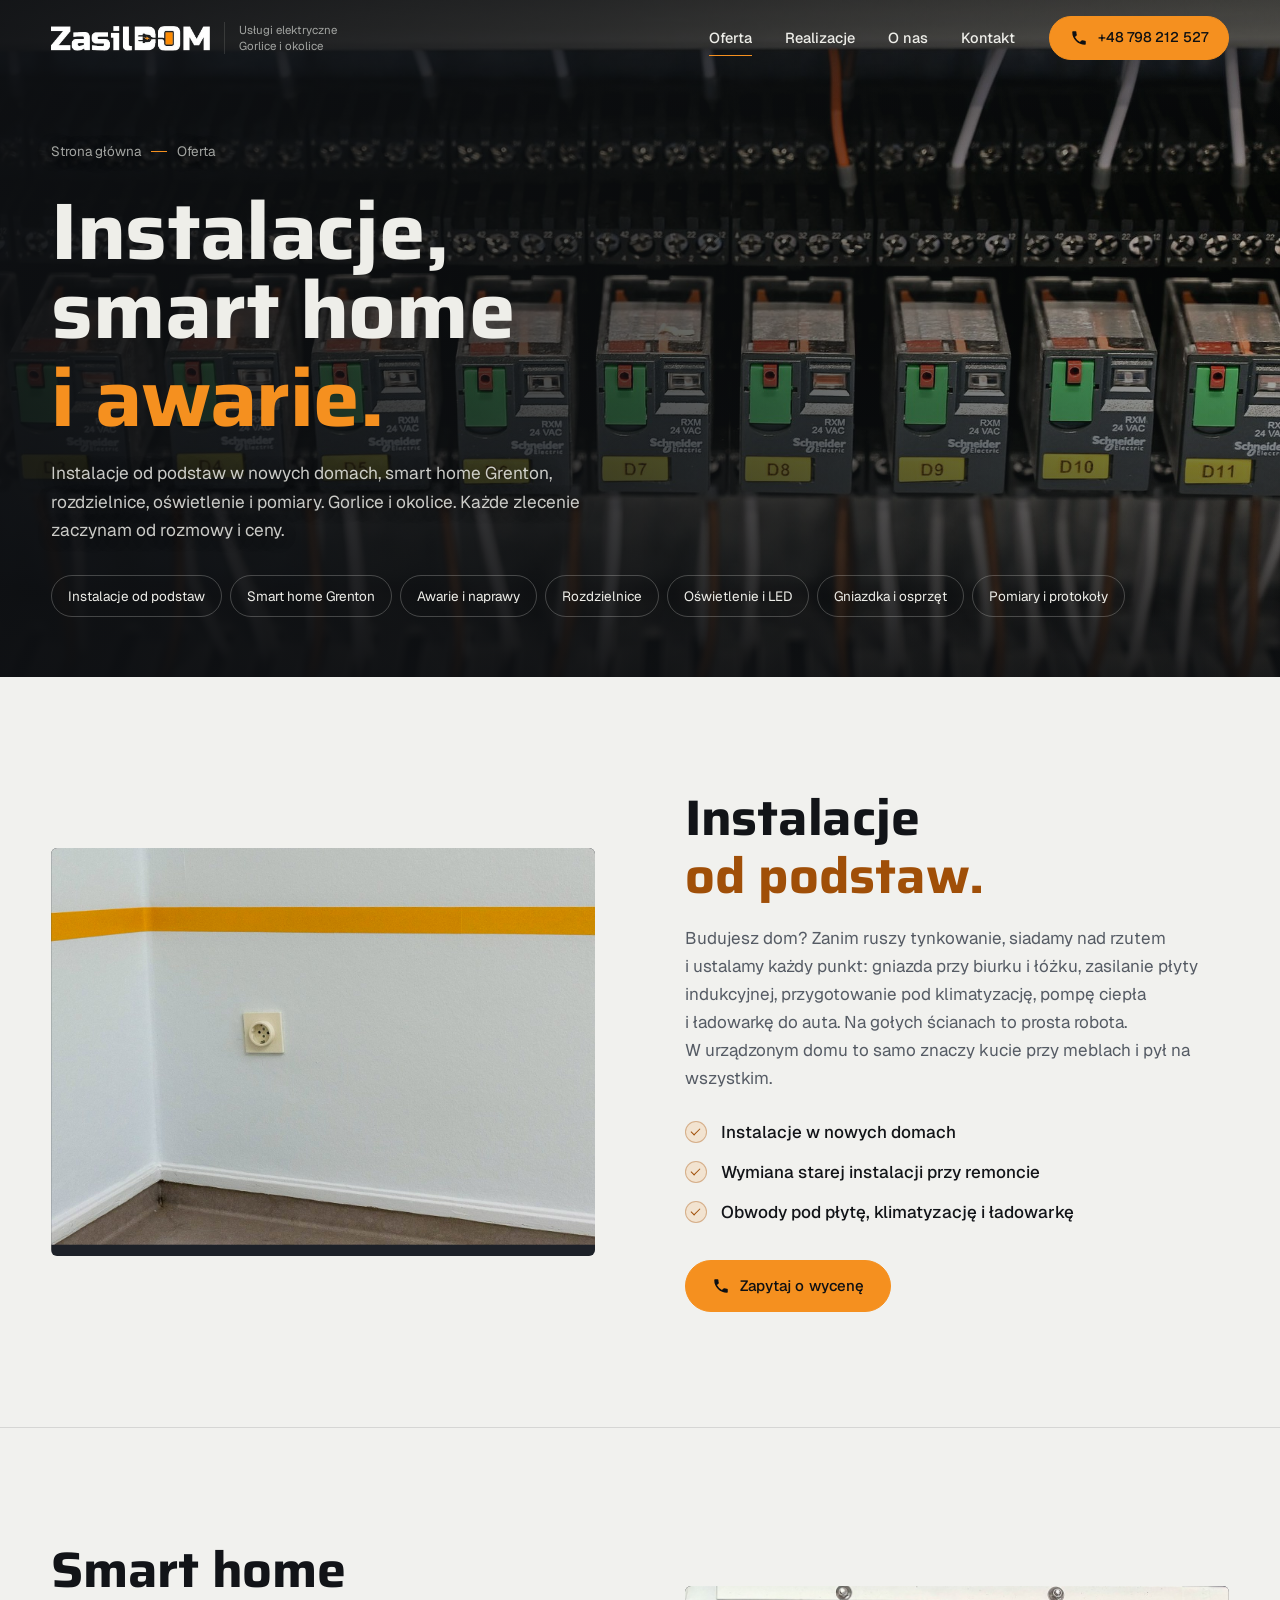
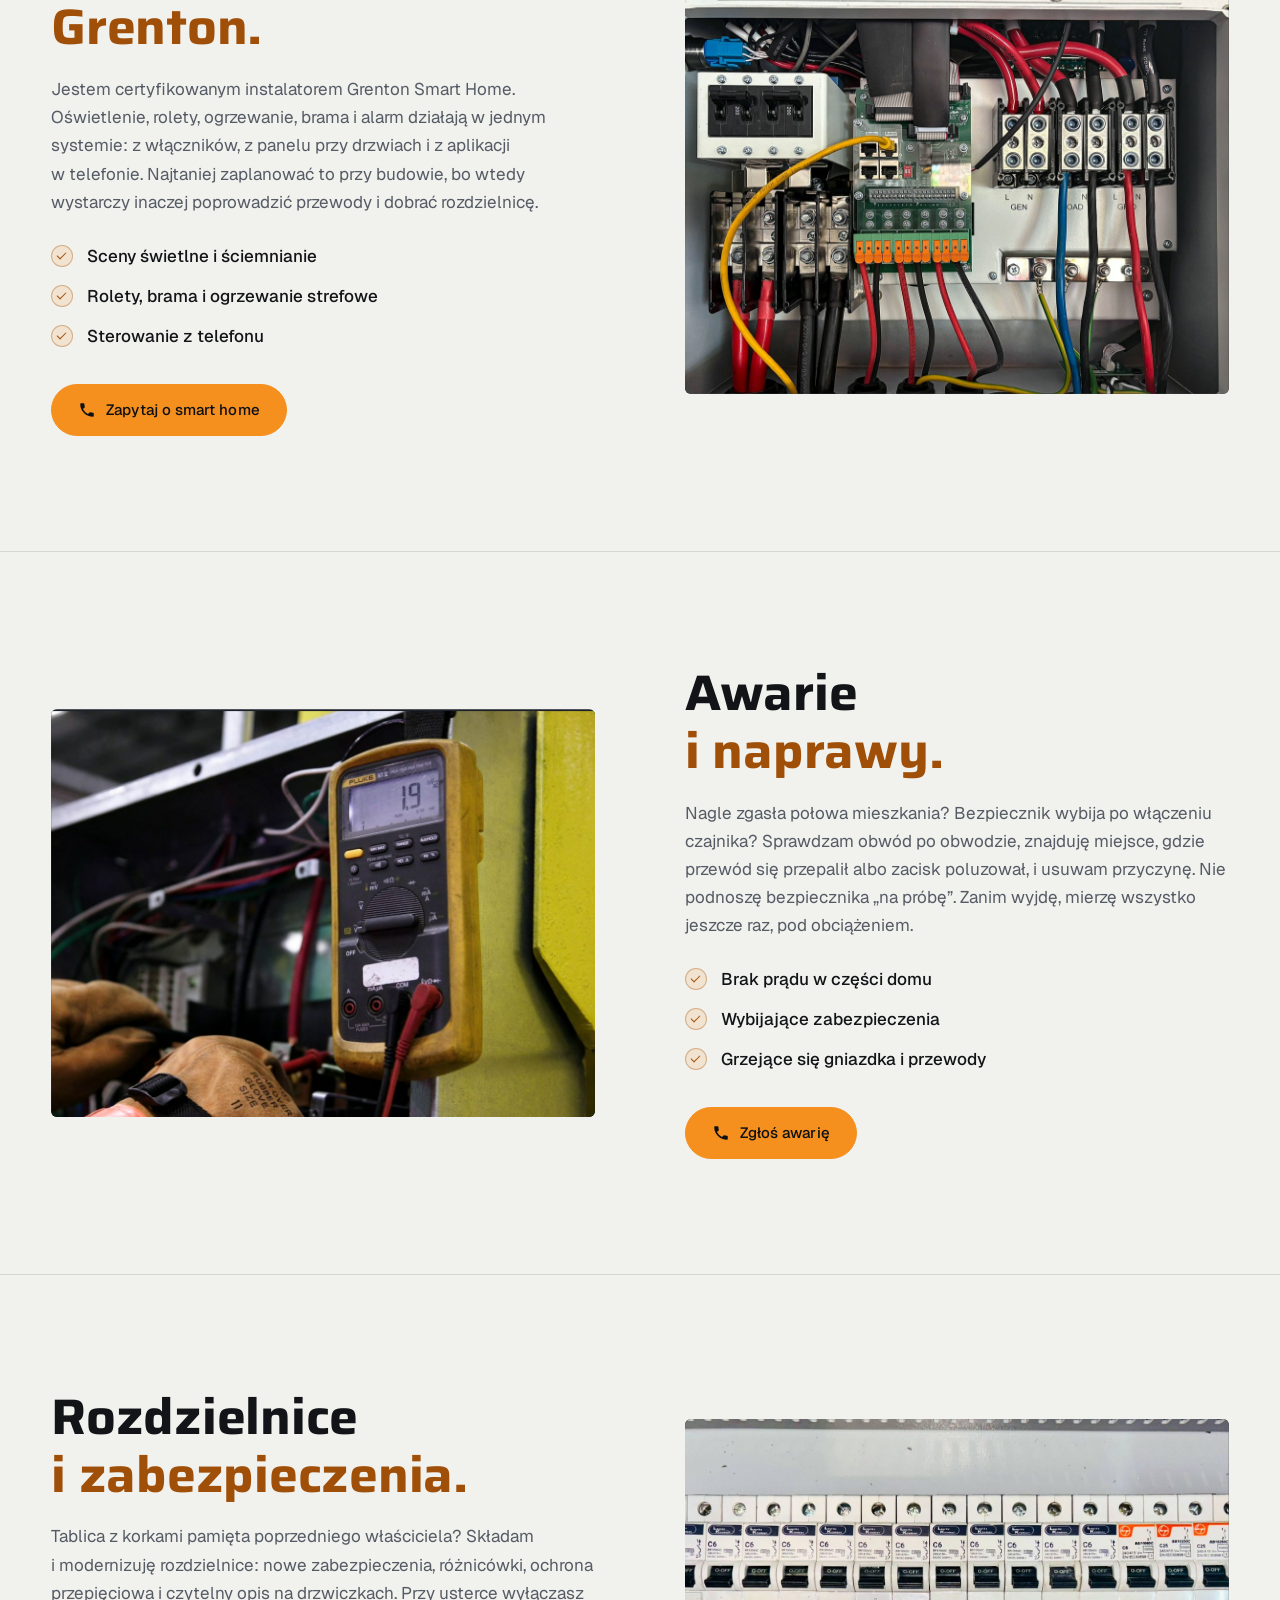
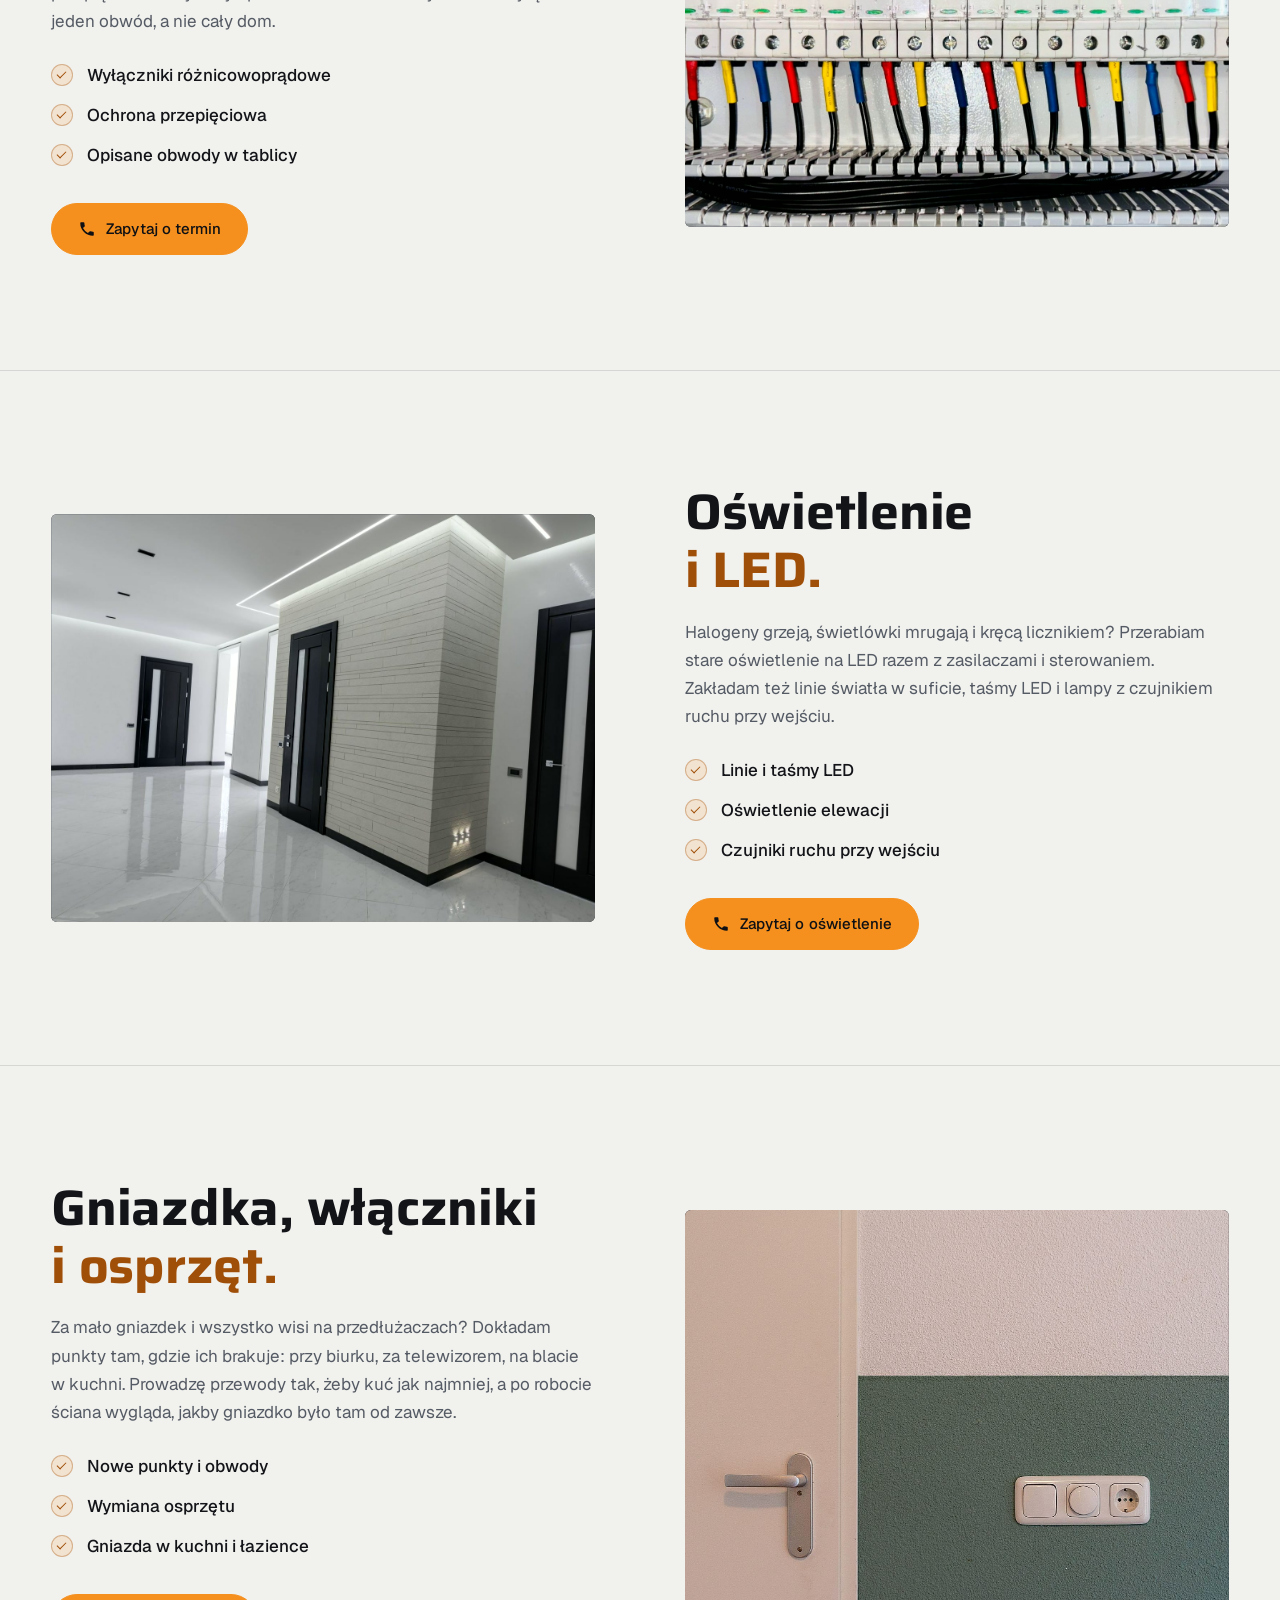
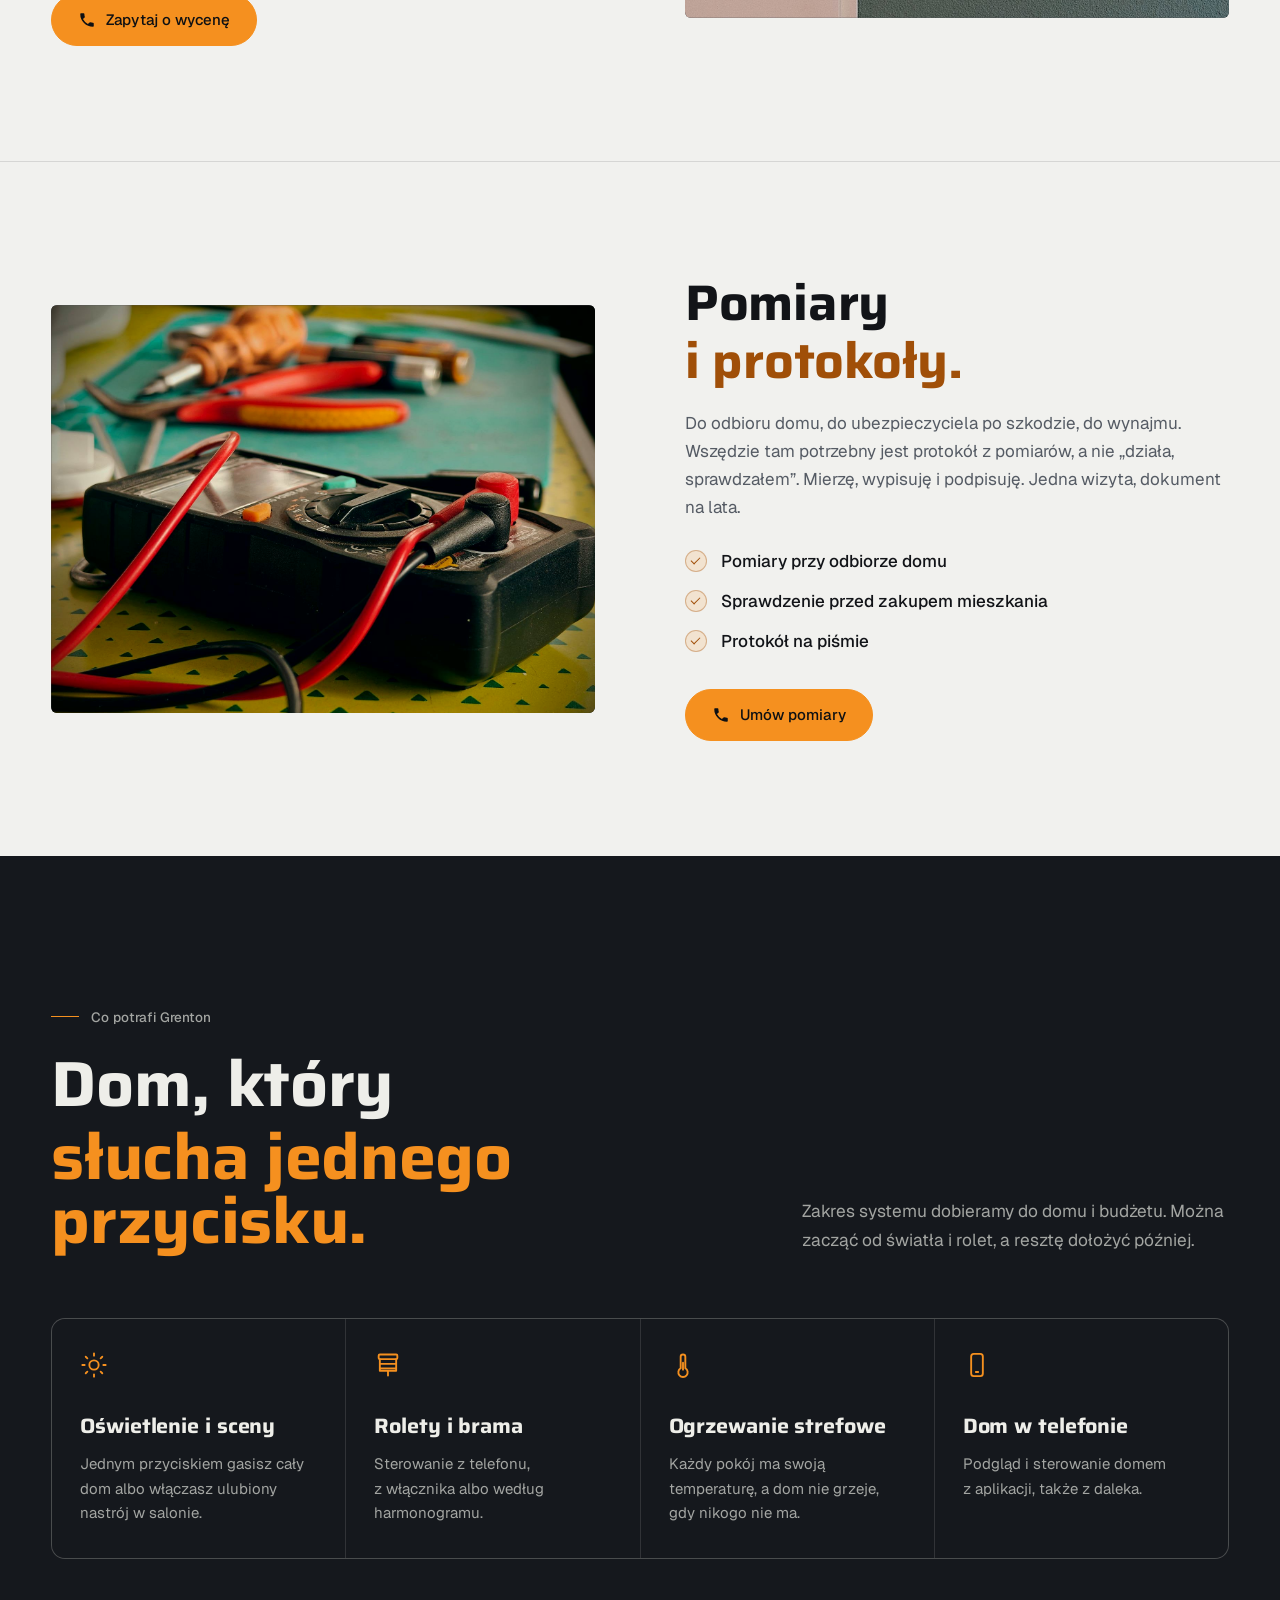
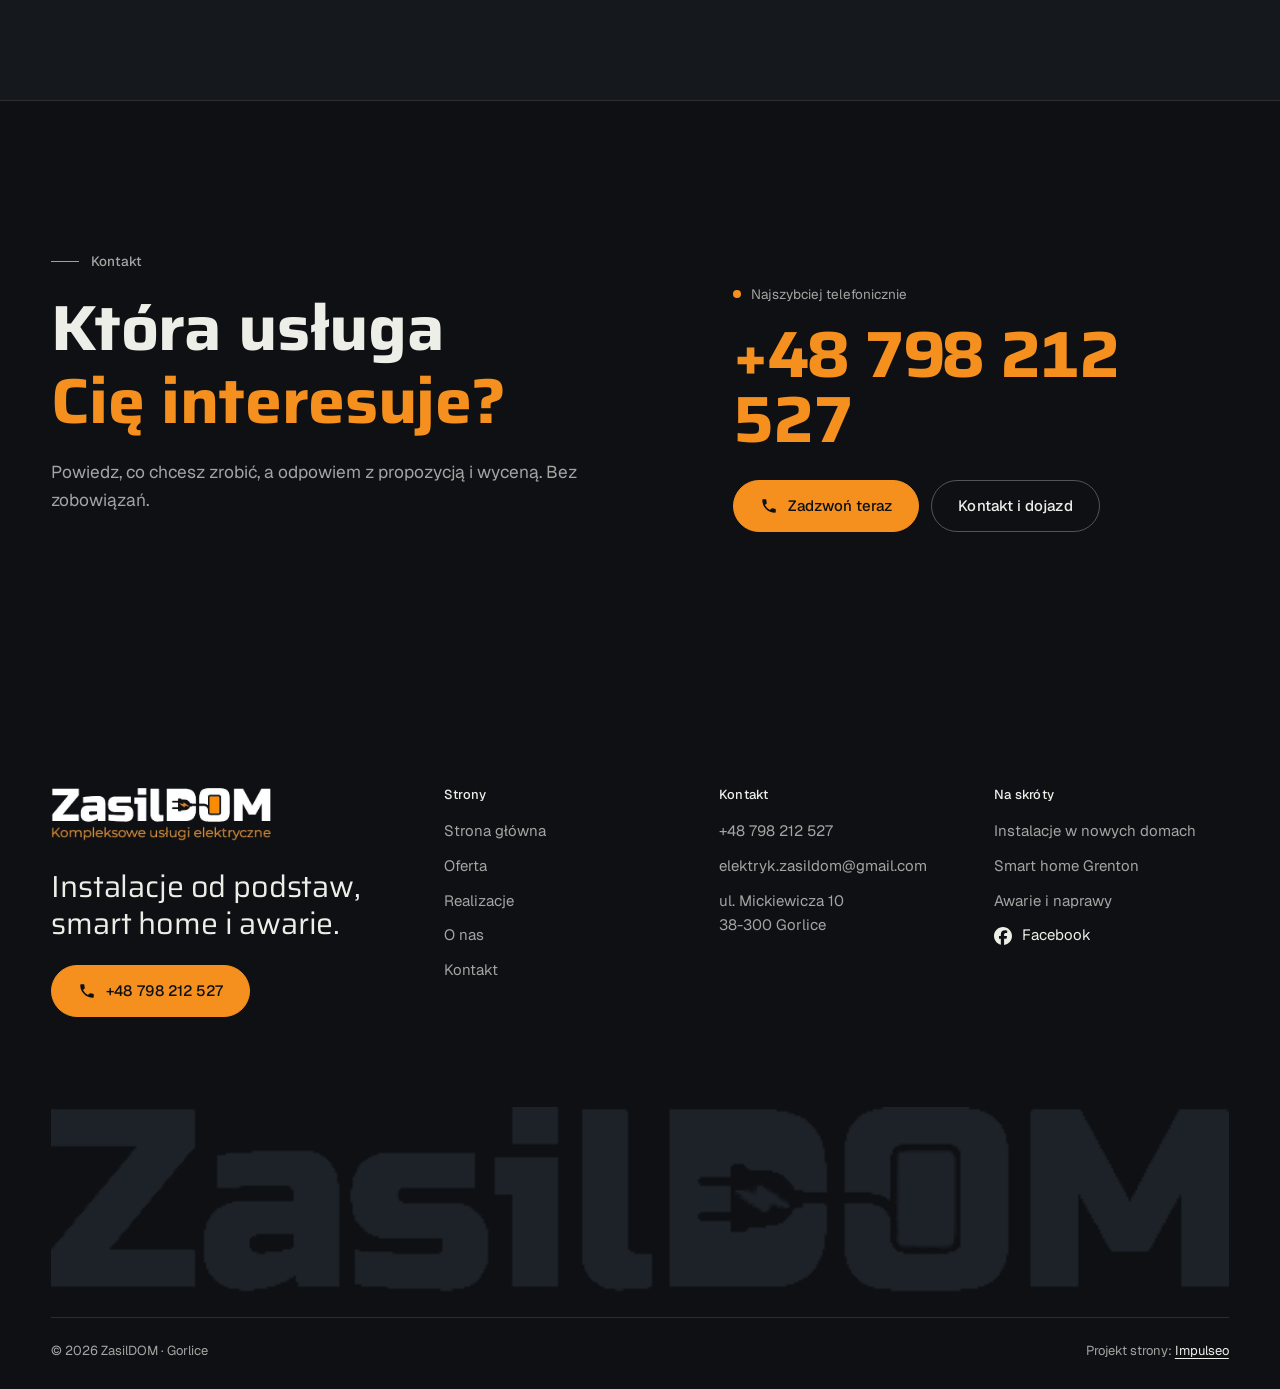
<file: oferta.html>
<!DOCTYPE html>
<html lang="pl">
<head>
<meta charset="UTF-8">
<meta name="viewport" content="width=device-width, initial-scale=1.0">
<title>Oferta - ZasilDOM | instalacje, smart home Grenton, awarie, Gorlice</title>
<meta name="description" content="Elektryk z Gorlic. Instalacje elektryczne od podstaw w nowych domach, smart home Grenton (certyfikowany instalator), awarie i naprawy, rozdzielnice, pomiary z protokołem. Zadzwoń: +48 798 212 527.">
<link rel="canonical" href="https://impulseo-pl.github.io/zasildom/oferta.html">
<meta name="robots" content="noindex, nofollow">
<meta name="theme-color" content="#0E1013">
<meta property="og:type" content="website">
<meta property="og:locale" content="pl_PL">
<meta property="og:site_name" content="ZasilDOM">
<meta property="og:title" content="Oferta - ZasilDOM | instalacje, smart home Grenton, awarie, Gorlice">
<meta property="og:description" content="Elektryk z Gorlic. Instalacje elektryczne od podstaw w nowych domach, smart home Grenton (certyfikowany instalator), awarie i naprawy, rozdzielnice, pomiary z protokołem. Zadzwoń: +48 798 212 527.">
<meta property="og:url" content="https://impulseo-pl.github.io/zasildom/oferta.html">
<meta property="og:image" content="https://impulseo-pl.github.io/zasildom/img/og.jpg">
<meta property="og:image:width" content="1200">
<meta property="og:image:height" content="630">
<meta name="twitter:card" content="summary_large_image">
<script type="application/ld+json">{"@context": "https://schema.org", "@type": "Electrician", "name": "ZasilDOM", "url": "https://impulseo-pl.github.io/zasildom/", "telephone": "+48798212527", "email": "elektryk.zasildom@gmail.com", "image": "https://impulseo-pl.github.io/zasildom/img/og.jpg", "address": {"@type": "PostalAddress", "streetAddress": "ul. Mickiewicza 10", "postalCode": "38-300", "addressLocality": "Gorlice", "addressCountry": "PL"}, "areaServed": "Gorlice", "sameAs": ["https://www.facebook.com/p/Elektryk-Zasildom-61582759336382/"]}</script>
<script>(function(){var d=document.documentElement;d.classList.add('js');try{if(!window.matchMedia('(prefers-reduced-motion: reduce)').matches)d.classList.add('anim');}catch(e){}setTimeout(function(){if(!d.classList.contains('anim-ok'))d.classList.remove('anim');},3500);})();</script>
<link rel="preload" as="image" href="img/g14.jpg" fetchpriority="high">
<link rel="preconnect" href="https://fonts.googleapis.com">
<link rel="preconnect" href="https://fonts.gstatic.com" crossorigin>
<link href="https://fonts.googleapis.com/css2?family=Saira:wdth,wght@100..125,400..800&family=Geist:wght@400..600&display=swap" rel="stylesheet">
<link rel="stylesheet" href="assets/styles.css?v=20261022c">
<script src="assets/lenis.min.js?v=1.1.20" defer></script>
<script src="assets/main.js?v=20261022a" defer></script>
</head>
<body>
<a class="skip" href="#tresc">Przejdź do treści</a>
<header class="site-head">
<div class="head-in">
  <a class="brand" href="index.html" aria-label="ZasilDOM - strona główna">
    <span class="znak nav-logo"><img class="wm" src="img/logo-znak.png" alt="ZasilDOM" width="539" height="85" decoding="async"><img class="wm-c" src="img/logo-znak-ciemne.png" alt="" aria-hidden="true" width="539" height="85" decoding="async"></span>
    <span class="brand-sub">Usługi elektryczne<br>Gorlice i okolice</span>
  </a>
  <nav class="nav-links" aria-label="Menu główne">
    <a class="nl" href="oferta.html" aria-current="page">Oferta</a><a class="nl" href="realizacje.html">Realizacje</a><a class="nl" href="o-nas.html">O&nbsp;nas</a><a class="nl" href="kontakt.html">Kontakt</a>
    <a class="btn btn-copper nav-cta" href="tel:+48798212527"><svg class="ico" width="16" height="16" viewBox="0 0 24 24" fill="none" aria-hidden="true"><path d="M6.6 10.8a15.5 15.5 0 0 0 6.6 6.6l2.2-2.2a1 1 0 0 1 1-.24 11.4 11.4 0 0 0 3.6.58 1 1 0 0 1 1 1V20a1 1 0 0 1-1 1A17 17 0 0 1 3 4a1 1 0 0 1 1-1h3.5a1 1 0 0 1 1 1c0 1.25.2 2.46.58 3.6a1 1 0 0 1-.25 1l-2.23 2.2Z" fill="currentColor"/></svg>+48 798 212 527</a>
  </nav>
  <button class="burger" type="button" aria-label="Otwórz menu" aria-expanded="false" aria-controls="mnav"><span></span><span></span></button>
</div>
</header>
<div class="mnav" id="mnav">
  <div class="mnav-in">
    <a class="ml" href="index.html">Strona główna</a><a class="ml" href="oferta.html" aria-current="page">Oferta</a><a class="ml" href="realizacje.html">Realizacje</a><a class="ml" href="o-nas.html">O&nbsp;nas</a><a class="ml" href="kontakt.html">Kontakt</a>
    <div class="mnav-foot">
      <span>Instalacje, smart home i&nbsp;awarie. Gorlice i&nbsp;okolice.</span>
      <a class="btn btn-copper" href="tel:+48798212527"><svg class="ico" width="16" height="16" viewBox="0 0 24 24" fill="none" aria-hidden="true"><path d="M6.6 10.8a15.5 15.5 0 0 0 6.6 6.6l2.2-2.2a1 1 0 0 1 1-.24 11.4 11.4 0 0 0 3.6.58 1 1 0 0 1 1 1V20a1 1 0 0 1-1 1A17 17 0 0 1 3 4a1 1 0 0 1 1-1h3.5a1 1 0 0 1 1 1c0 1.25.2 2.46.58 3.6a1 1 0 0 1-.25 1l-2.23 2.2Z" fill="currentColor"/></svg>+48 798 212 527</a>
    </div>
  </div>
</div>
<main id="tresc">

<section class="pagehead">
  <div class="pagehead-media"><img src="img/g14.jpg" alt="Rząd przekaźników w szafie sterowniczej" width="1880" height="1251" decoding="async" fetchpriority="high"></div>
  <div class="ph-in">
    <p class="crumb up" style="--d:0"><a href="index.html">Strona główna</a><span class="sl" aria-hidden="true"></span>Oferta</p>
    <h1><span class="ln"><span class="ln-i" style="--k:0">Instalacje, smart home</span></span><span class="ln"><span class="ln-i" style="--k:1"><em>i awarie.</em></span></span></h1>
    <p class="ph-lead up" style="--d:300">Instalacje od podstaw w&nbsp;nowych domach, smart home Grenton, rozdzielnice, oświetlenie i&nbsp;pomiary. Gorlice i&nbsp;okolice. Każde zlecenie zaczynam od rozmowy i&nbsp;ceny.</p>
    <nav class="chips up" style="--d:420" aria-label="Usługi na tej stronie"><a class="chip" href="#instalacje">Instalacje od podstaw</a><a class="chip" href="#smart-home">Smart home Grenton</a><a class="chip" href="#awarie">Awarie i&nbsp;naprawy</a><a class="chip" href="#rozdzielnice">Rozdzielnice</a><a class="chip" href="#oswietlenie">Oświetlenie i&nbsp;LED</a><a class="chip" href="#gniazdka">Gniazdka i&nbsp;osprzęt</a><a class="chip" href="#pomiary">Pomiary i&nbsp;protokoły</a></nav>
  </div>
</section>
<section class="svc-block" id="instalacje">
  <div class="wrap svc-row">
    <figure class="fig svc-fig rv-img rv">
      <img src="img/g3.jpg" alt="Gniazdo w świeżo wykończonym pomieszczeniu" width="1818" height="1186" decoding="async" data-plx="30" style="height:110%;margin-top:-5%">
    </figure>
    <div class="svc-txt">
      <h2 class="rv rv-h"><span class="ln"><span class="ln-i" style="--k:0">Instalacje</span></span><span class="ln"><span class="ln-i" style="--k:1"><em>od podstaw.</em></span></span></h2>
      <p class="rv" style="--d:100">Budujesz dom? Zanim ruszy tynkowanie, siadamy nad rzutem i&nbsp;ustalamy każdy punkt: gniazda przy biurku i&nbsp;łóżku, zasilanie płyty indukcyjnej, przygotowanie pod klimatyzację, pompę ciepła i&nbsp;ładowarkę do auta. Na gołych ścianach to prosta robota. W&nbsp;urządzonym domu to samo znaczy kucie przy meblach i&nbsp;pył na wszystkim.</p>
      <ul class="ticks rv" style="--d:160"><li>Instalacje w&nbsp;nowych domach</li><li>Wymiana starej instalacji przy remoncie</li><li>Obwody pod płytę, klimatyzację i&nbsp;ładowarkę</li></ul>
      <a class="btn btn-copper rv" style="--d:220" href="tel:+48798212527"><svg class="ico" width="16" height="16" viewBox="0 0 24 24" fill="none" aria-hidden="true"><path d="M6.6 10.8a15.5 15.5 0 0 0 6.6 6.6l2.2-2.2a1 1 0 0 1 1-.24 11.4 11.4 0 0 0 3.6.58 1 1 0 0 1 1 1V20a1 1 0 0 1-1 1A17 17 0 0 1 3 4a1 1 0 0 1 1-1h3.5a1 1 0 0 1 1 1c0 1.25.2 2.46.58 3.6a1 1 0 0 1-.25 1l-2.23 2.2Z" fill="currentColor"/></svg>Zapytaj o&nbsp;wycenę</a>
    </div>
  </div>
</section>
<section class="svc-block flip" id="smart-home">
  <div class="wrap svc-row">
    <figure class="fig svc-fig rv-img rv">
      <img src="img/g8.jpg" alt="Szafka automatyki z modułami sterującymi" width="1300" height="938" decoding="async" data-plx="30" style="height:110%;margin-top:-5%">
    </figure>
    <div class="svc-txt">
      <h2 class="rv rv-h"><span class="ln"><span class="ln-i" style="--k:0">Smart home</span></span><span class="ln"><span class="ln-i" style="--k:1"><em>Grenton.</em></span></span></h2>
      <p class="rv" style="--d:100">Jestem certyfikowanym instalatorem Grenton Smart Home. Oświetlenie, rolety, ogrzewanie, brama i&nbsp;alarm działają w&nbsp;jednym systemie: z&nbsp;włączników, z&nbsp;panelu przy drzwiach i&nbsp;z&nbsp;aplikacji w&nbsp;telefonie. Najtaniej zaplanować to przy budowie, bo wtedy wystarczy inaczej poprowadzić przewody i&nbsp;dobrać rozdzielnicę.</p>
      <ul class="ticks rv" style="--d:160"><li>Sceny świetlne i&nbsp;ściemnianie</li><li>Rolety, brama i&nbsp;ogrzewanie strefowe</li><li>Sterowanie z&nbsp;telefonu</li></ul>
      <a class="btn btn-copper rv" style="--d:220" href="tel:+48798212527"><svg class="ico" width="16" height="16" viewBox="0 0 24 24" fill="none" aria-hidden="true"><path d="M6.6 10.8a15.5 15.5 0 0 0 6.6 6.6l2.2-2.2a1 1 0 0 1 1-.24 11.4 11.4 0 0 0 3.6.58 1 1 0 0 1 1 1V20a1 1 0 0 1-1 1A17 17 0 0 1 3 4a1 1 0 0 1 1-1h3.5a1 1 0 0 1 1 1c0 1.25.2 2.46.58 3.6a1 1 0 0 1-.25 1l-2.23 2.2Z" fill="currentColor"/></svg>Zapytaj o&nbsp;smart home</a>
    </div>
  </div>
</section>
<section class="svc-block" id="awarie">
  <div class="wrap svc-row">
    <figure class="fig svc-fig rv-img rv">
      <img src="img/g9.jpg" alt="Pomiar miernikiem przy szafie elektrycznej" width="1816" height="912" loading="lazy" decoding="async" data-plx="30" style="height:110%;margin-top:-5%">
    </figure>
    <div class="svc-txt">
      <h2 class="rv rv-h"><span class="ln"><span class="ln-i" style="--k:0">Awarie</span></span><span class="ln"><span class="ln-i" style="--k:1"><em>i naprawy.</em></span></span></h2>
      <p class="rv" style="--d:100">Nagle zgasła połowa mieszkania? Bezpiecznik wybija po włączeniu czajnika? Sprawdzam obwód po obwodzie, znajduję miejsce, gdzie przewód się przepalił albo zacisk poluzował, i&nbsp;usuwam przyczynę. Nie podnoszę bezpiecznika „na próbę”. Zanim wyjdę, mierzę wszystko jeszcze raz, pod obciążeniem.</p>
      <ul class="ticks rv" style="--d:160"><li>Brak prądu w&nbsp;części domu</li><li>Wybijające zabezpieczenia</li><li>Grzejące się gniazdka i&nbsp;przewody</li></ul>
      <a class="btn btn-copper rv" style="--d:220" href="tel:+48798212527"><svg class="ico" width="16" height="16" viewBox="0 0 24 24" fill="none" aria-hidden="true"><path d="M6.6 10.8a15.5 15.5 0 0 0 6.6 6.6l2.2-2.2a1 1 0 0 1 1-.24 11.4 11.4 0 0 0 3.6.58 1 1 0 0 1 1 1V20a1 1 0 0 1-1 1A17 17 0 0 1 3 4a1 1 0 0 1 1-1h3.5a1 1 0 0 1 1 1c0 1.25.2 2.46.58 3.6a1 1 0 0 1-.25 1l-2.23 2.2Z" fill="currentColor"/></svg>Zgłoś awarię</a>
    </div>
  </div>
</section>
<section class="svc-block flip" id="rozdzielnice">
  <div class="wrap svc-row">
    <figure class="fig svc-fig rv-img rv">
      <img src="img/g15.jpg" alt="Rozdzielnica z równym rzędem zabezpieczeń" width="1830" height="1120" loading="lazy" decoding="async" data-plx="30" style="height:110%;margin-top:-5%">
    </figure>
    <div class="svc-txt">
      <h2 class="rv rv-h"><span class="ln"><span class="ln-i" style="--k:0">Rozdzielnice</span></span><span class="ln"><span class="ln-i" style="--k:1"><em>i zabezpieczenia.</em></span></span></h2>
      <p class="rv" style="--d:100">Tablica z&nbsp;korkami pamięta poprzedniego właściciela? Składam i&nbsp;modernizuję rozdzielnice: nowe zabezpieczenia, różnicówki, ochrona przepięciowa i&nbsp;czytelny opis na drzwiczkach. Przy usterce wyłączasz jeden obwód, a&nbsp;nie cały dom.</p>
      <ul class="ticks rv" style="--d:160"><li>Wyłączniki różnicowoprądowe</li><li>Ochrona przepięciowa</li><li>Opisane obwody w&nbsp;tablicy</li></ul>
      <a class="btn btn-copper rv" style="--d:220" href="tel:+48798212527"><svg class="ico" width="16" height="16" viewBox="0 0 24 24" fill="none" aria-hidden="true"><path d="M6.6 10.8a15.5 15.5 0 0 0 6.6 6.6l2.2-2.2a1 1 0 0 1 1-.24 11.4 11.4 0 0 0 3.6.58 1 1 0 0 1 1 1V20a1 1 0 0 1-1 1A17 17 0 0 1 3 4a1 1 0 0 1 1-1h3.5a1 1 0 0 1 1 1c0 1.25.2 2.46.58 3.6a1 1 0 0 1-.25 1l-2.23 2.2Z" fill="currentColor"/></svg>Zapytaj o&nbsp;termin</a>
    </div>
  </div>
</section>
<section class="svc-block" id="oswietlenie">
  <div class="wrap svc-row">
    <figure class="fig svc-fig rv-img rv">
      <img src="img/about.jpg" alt="Korytarz z liniami światła LED w suficie" width="1770" height="1114" loading="lazy" decoding="async" data-plx="30" style="height:110%;margin-top:-5%">
    </figure>
    <div class="svc-txt">
      <h2 class="rv rv-h"><span class="ln"><span class="ln-i" style="--k:0">Oświetlenie</span></span><span class="ln"><span class="ln-i" style="--k:1"><em>i LED.</em></span></span></h2>
      <p class="rv" style="--d:100">Halogeny grzeją, świetlówki mrugają i&nbsp;kręcą licznikiem? Przerabiam stare oświetlenie na LED razem z&nbsp;zasilaczami i&nbsp;sterowaniem. Zakładam też linie światła w&nbsp;suficie, taśmy LED i&nbsp;lampy z&nbsp;czujnikiem ruchu przy wejściu.</p>
      <ul class="ticks rv" style="--d:160"><li>Linie i&nbsp;taśmy LED</li><li>Oświetlenie elewacji</li><li>Czujniki ruchu przy wejściu</li></ul>
      <a class="btn btn-copper rv" style="--d:220" href="tel:+48798212527"><svg class="ico" width="16" height="16" viewBox="0 0 24 24" fill="none" aria-hidden="true"><path d="M6.6 10.8a15.5 15.5 0 0 0 6.6 6.6l2.2-2.2a1 1 0 0 1 1-.24 11.4 11.4 0 0 0 3.6.58 1 1 0 0 1 1 1V20a1 1 0 0 1-1 1A17 17 0 0 1 3 4a1 1 0 0 1 1-1h3.5a1 1 0 0 1 1 1c0 1.25.2 2.46.58 3.6a1 1 0 0 1-.25 1l-2.23 2.2Z" fill="currentColor"/></svg>Zapytaj o&nbsp;oświetlenie</a>
    </div>
  </div>
</section>
<section class="svc-block flip" id="gniazdka">
  <div class="wrap svc-row">
    <figure class="fig svc-fig rv-img rv">
      <img src="img/g4.jpg" alt="Gniazdo z włącznikiem na kolorowej ścianie" width="1880" height="1255" loading="lazy" decoding="async" data-plx="30" style="height:110%;margin-top:-5%">
    </figure>
    <div class="svc-txt">
      <h2 class="rv rv-h"><span class="ln"><span class="ln-i" style="--k:0">Gniazdka, włączniki</span></span><span class="ln"><span class="ln-i" style="--k:1"><em>i osprzęt.</em></span></span></h2>
      <p class="rv" style="--d:100">Za mało gniazdek i&nbsp;wszystko wisi na przedłużaczach? Dokładam punkty tam, gdzie ich brakuje: przy biurku, za telewizorem, na blacie w&nbsp;kuchni. Prowadzę przewody tak, żeby kuć jak najmniej, a&nbsp;po robocie ściana wygląda, jakby gniazdko było tam od zawsze.</p>
      <ul class="ticks rv" style="--d:160"><li>Nowe punkty i&nbsp;obwody</li><li>Wymiana osprzętu</li><li>Gniazda w&nbsp;kuchni i&nbsp;łazience</li></ul>
      <a class="btn btn-copper rv" style="--d:220" href="tel:+48798212527"><svg class="ico" width="16" height="16" viewBox="0 0 24 24" fill="none" aria-hidden="true"><path d="M6.6 10.8a15.5 15.5 0 0 0 6.6 6.6l2.2-2.2a1 1 0 0 1 1-.24 11.4 11.4 0 0 0 3.6.58 1 1 0 0 1 1 1V20a1 1 0 0 1-1 1A17 17 0 0 1 3 4a1 1 0 0 1 1-1h3.5a1 1 0 0 1 1 1c0 1.25.2 2.46.58 3.6a1 1 0 0 1-.25 1l-2.23 2.2Z" fill="currentColor"/></svg>Zapytaj o&nbsp;wycenę</a>
    </div>
  </div>
</section>
<section class="svc-block" id="pomiary">
  <div class="wrap svc-row">
    <figure class="fig svc-fig rv-img rv">
      <img src="img/g6.jpg" alt="Miernik i narzędzia elektryka na stole warsztatowym" width="1731" height="1300" loading="lazy" decoding="async" data-plx="30" style="height:110%;margin-top:-5%">
    </figure>
    <div class="svc-txt">
      <h2 class="rv rv-h"><span class="ln"><span class="ln-i" style="--k:0">Pomiary</span></span><span class="ln"><span class="ln-i" style="--k:1"><em>i protokoły.</em></span></span></h2>
      <p class="rv" style="--d:100">Do odbioru domu, do ubezpieczyciela po szkodzie, do wynajmu. Wszędzie tam potrzebny jest protokół z&nbsp;pomiarów, a&nbsp;nie „działa, sprawdzałem”. Mierzę, wypisuję i&nbsp;podpisuję. Jedna wizyta, dokument na lata.</p>
      <ul class="ticks rv" style="--d:160"><li>Pomiary przy odbiorze domu</li><li>Sprawdzenie przed zakupem mieszkania</li><li>Protokół na piśmie</li></ul>
      <a class="btn btn-copper rv" style="--d:220" href="tel:+48798212527"><svg class="ico" width="16" height="16" viewBox="0 0 24 24" fill="none" aria-hidden="true"><path d="M6.6 10.8a15.5 15.5 0 0 0 6.6 6.6l2.2-2.2a1 1 0 0 1 1-.24 11.4 11.4 0 0 0 3.6.58 1 1 0 0 1 1 1V20a1 1 0 0 1-1 1A17 17 0 0 1 3 4a1 1 0 0 1 1-1h3.5a1 1 0 0 1 1 1c0 1.25.2 2.46.58 3.6a1 1 0 0 1-.25 1l-2.23 2.2Z" fill="currentColor"/></svg>Umów pomiary</a>
    </div>
  </div>
</section>

<section class="sec dark-2" id="grenton">
  <div class="wrap">
    <div class="sec-head">
      <div>
        <p class="eyebrow rv">Co potrafi Grenton</p>
        <h2 class="h2 rv rv-h"><span class="ln"><span class="ln-i" style="--k:0">Dom, który</span></span><span class="ln"><span class="ln-i" style="--k:1"><em>słucha jednego przycisku.</em></span></span></h2>
      </div>
      <div class="side rv" style="--d:120">
        <p class="lead">Zakres systemu dobieramy do domu i&nbsp;budżetu. Można zacząć od światła i&nbsp;rolet, a&nbsp;resztę dołożyć później.</p>
      </div>
    </div>
    <div class="extra-grid"><div class="extra rv" style="--d:0"><div class="ic"><svg class="ico" width="24" height="24" viewBox="0 0 24 24" fill="none" stroke="currentColor" stroke-width="1.6" stroke-linecap="round" stroke-linejoin="round" aria-hidden="true"><circle cx="12" cy="12" r="4"/><path d="M12 2v2M12 20v2M4.9 4.9l1.4 1.4M17.7 17.7l1.4 1.4M2 12h2M20 12h2M4.9 19.1l1.4-1.4M17.7 6.3l1.4-1.4"/></svg></div><h3>Oświetlenie i&nbsp;sceny</h3><p>Jednym przyciskiem gasisz cały dom albo włączasz ulubiony nastrój w&nbsp;salonie.</p></div><div class="extra rv" style="--d:90"><div class="ic"><svg class="ico" width="24" height="24" viewBox="0 0 24 24" fill="none" stroke="currentColor" stroke-width="1.6" stroke-linecap="round" stroke-linejoin="round" aria-hidden="true"><rect x="4" y="3" width="16" height="4" rx="1"/><path d="M5 7v10h14V7M5 11h14M5 15h14M12 17v4"/></svg></div><h3>Rolety i&nbsp;brama</h3><p>Sterowanie z&nbsp;telefonu, z&nbsp;włącznika albo według harmonogramu.</p></div><div class="extra rv" style="--d:180"><div class="ic"><svg class="ico" width="24" height="24" viewBox="0 0 24 24" fill="none" stroke="currentColor" stroke-width="1.6" stroke-linecap="round" stroke-linejoin="round" aria-hidden="true"><path d="M14 14.8V5a2 2 0 0 0-4 0v9.8a4 4 0 1 0 4 0z"/><path d="M12 10v6"/></svg></div><h3>Ogrzewanie strefowe</h3><p>Każdy pokój ma swoją temperaturę, a&nbsp;dom nie grzeje, gdy nikogo nie ma.</p></div><div class="extra rv" style="--d:270"><div class="ic"><svg class="ico" width="24" height="24" viewBox="0 0 24 24" fill="none" stroke="currentColor" stroke-width="1.6" stroke-linecap="round" stroke-linejoin="round" aria-hidden="true"><rect x="7" y="2.5" width="10" height="19" rx="2.2"/><path d="M11 18h2"/></svg></div><h3>Dom w&nbsp;telefonie</h3><p>Podgląd i&nbsp;sterowanie domem z&nbsp;aplikacji, także z&nbsp;daleka.</p></div></div>
  </div>
</section>
<section class="cta-band dark">
  <div class="wrap cta-grid">
    <div>
      <p class="eyebrow rv">Kontakt</p>
      <h2 class="h2 rv rv-h"><span class="ln"><span class="ln-i" style="--k:0">Która usługa</span></span><span class="ln"><span class="ln-i" style="--k:1"><em>Cię interesuje?</em></span></span></h2>
      <p class="lead rv" style="--d:120">Powiedz, co chcesz zrobić, a&nbsp;odpowiem z&nbsp;propozycją i&nbsp;wyceną. Bez zobowiązań.</p>
    </div>
    <div class="cta-side rv" style="--d:180">
      <span class="lbl"><span class="live" aria-hidden="true"></span>Najszybciej telefonicznie</span>
      <a class="cta-phone" href="tel:+48798212527">+48 798 212 527</a>
      <div class="cta-row">
        <a class="btn btn-copper" href="tel:+48798212527"><svg class="ico" width="16" height="16" viewBox="0 0 24 24" fill="none" aria-hidden="true"><path d="M6.6 10.8a15.5 15.5 0 0 0 6.6 6.6l2.2-2.2a1 1 0 0 1 1-.24 11.4 11.4 0 0 0 3.6.58 1 1 0 0 1 1 1V20a1 1 0 0 1-1 1A17 17 0 0 1 3 4a1 1 0 0 1 1-1h3.5a1 1 0 0 1 1 1c0 1.25.2 2.46.58 3.6a1 1 0 0 1-.25 1l-2.23 2.2Z" fill="currentColor"/></svg>Zadzwoń teraz</a>
        <a class="btn btn-ghost" href="kontakt.html">Kontakt i&nbsp;dojazd</a>
      </div>
    </div>
  </div>
</section>
</main>
<footer class="site-foot">
  <div class="wrap">
    <div class="foot-top">
      <div>
        <img class="foot-logo" src="img/logo.png" alt="ZasilDOM - usługi elektryczne" width="543" height="134" loading="lazy" decoding="async">
        <p class="foot-claim">Instalacje od podstaw, smart home i&nbsp;awarie.</p>
        <a class="btn btn-copper" href="tel:+48798212527"><svg class="ico" width="16" height="16" viewBox="0 0 24 24" fill="none" aria-hidden="true"><path d="M6.6 10.8a15.5 15.5 0 0 0 6.6 6.6l2.2-2.2a1 1 0 0 1 1-.24 11.4 11.4 0 0 0 3.6.58 1 1 0 0 1 1 1V20a1 1 0 0 1-1 1A17 17 0 0 1 3 4a1 1 0 0 1 1-1h3.5a1 1 0 0 1 1 1c0 1.25.2 2.46.58 3.6a1 1 0 0 1-.25 1l-2.23 2.2Z" fill="currentColor"/></svg>+48 798 212 527</a>
      </div>
      <div>
        <h4>Strony</h4>
        <ul><li><a href="index.html">Strona główna</a></li><li><a href="oferta.html">Oferta</a></li><li><a href="realizacje.html">Realizacje</a></li><li><a href="o-nas.html">O&nbsp;nas</a></li><li><a href="kontakt.html">Kontakt</a></li></ul>
      </div>
      <div>
        <h4>Kontakt</h4>
        <ul>
          <li><a href="tel:+48798212527">+48 798 212 527</a></li>
          <li><a href="mailto:elektryk.zasildom@gmail.com">elektryk.zasildom@gmail.com</a></li>
          <li>ul. Mickiewicza 10<br>38-300 Gorlice</li>
        </ul>
      </div>
      <div>
        <h4>Na skróty</h4>
        <ul>
          <li><a href="oferta.html#instalacje">Instalacje w&nbsp;nowych domach</a></li>
          <li><a href="oferta.html#smart-home">Smart home Grenton</a></li>
          <li><a href="oferta.html#awarie">Awarie i&nbsp;naprawy</a></li>
          <li><a class="soc" href="https://www.facebook.com/p/Elektryk-Zasildom-61582759336382/" target="_blank" rel="noopener" aria-label="Facebook - ZasilDOM"><svg viewBox="0 0 24 24" aria-hidden="true" focusable="false"><path d="M9.101 23.691v-7.98H6.627v-3.667h2.474v-1.58c0-4.085 1.848-5.978 5.858-5.978.401 0 .955.042 1.468.103a8.68 8.68 0 0 1 1.141.195v3.325a8.623 8.623 0 0 0-.653-.036 26.805 26.805 0 0 0-.733-.009c-.707 0-1.259.096-1.675.309a1.686 1.686 0 0 0-.679.622c-.258.42-.374.995-.374 1.752v1.297h3.919l-.386 2.103-.287 1.564h-3.246v8.245C19.396 23.238 24 18.179 24 12.044c0-6.627-5.373-12-12-12s-12 5.373-12 12c0 5.628 3.874 10.35 9.101 11.647Z" fill="currentColor"/></svg>Facebook</a></li>
        </ul>
      </div>
    </div>
    <div class="foot-mark" aria-hidden="true"></div>
    <div class="foot-bottom">
      <span>© 2026 ZasilDOM · Gorlice</span>
      <span>Projekt strony: <a class="foot-credit" href="https://impulseo.pl" target="_blank" rel="noopener">Impulseo</a></span>
    </div>
  </div>
</footer>
<div class="sticky-call">
  <a class="btn btn-copper" href="tel:+48798212527"><svg class="ico" width="16" height="16" viewBox="0 0 24 24" fill="none" aria-hidden="true"><path d="M6.6 10.8a15.5 15.5 0 0 0 6.6 6.6l2.2-2.2a1 1 0 0 1 1-.24 11.4 11.4 0 0 0 3.6.58 1 1 0 0 1 1 1V20a1 1 0 0 1-1 1A17 17 0 0 1 3 4a1 1 0 0 1 1-1h3.5a1 1 0 0 1 1 1c0 1.25.2 2.46.58 3.6a1 1 0 0 1-.25 1l-2.23 2.2Z" fill="currentColor"/></svg>Zadzwoń</a>
  <a class="btn btn-ghost" href="kontakt.html">Kontakt i&nbsp;dojazd</a>
</div>
<div class="demo-wazne" data-do="2026-10-28" data-cykl="3" hidden><svg class="dw-ico" width="13" height="13" viewBox="0 0 24 24" fill="none" aria-hidden="true"><circle cx="12" cy="12" r="8.6" stroke="currentColor" stroke-width="1.8"/><path d="M12 7.2V12l3.3 2" stroke="currentColor" stroke-width="1.8" stroke-linecap="round"/></svg><span class="dw-txt"></span></div>
</body>
</html>
</file>
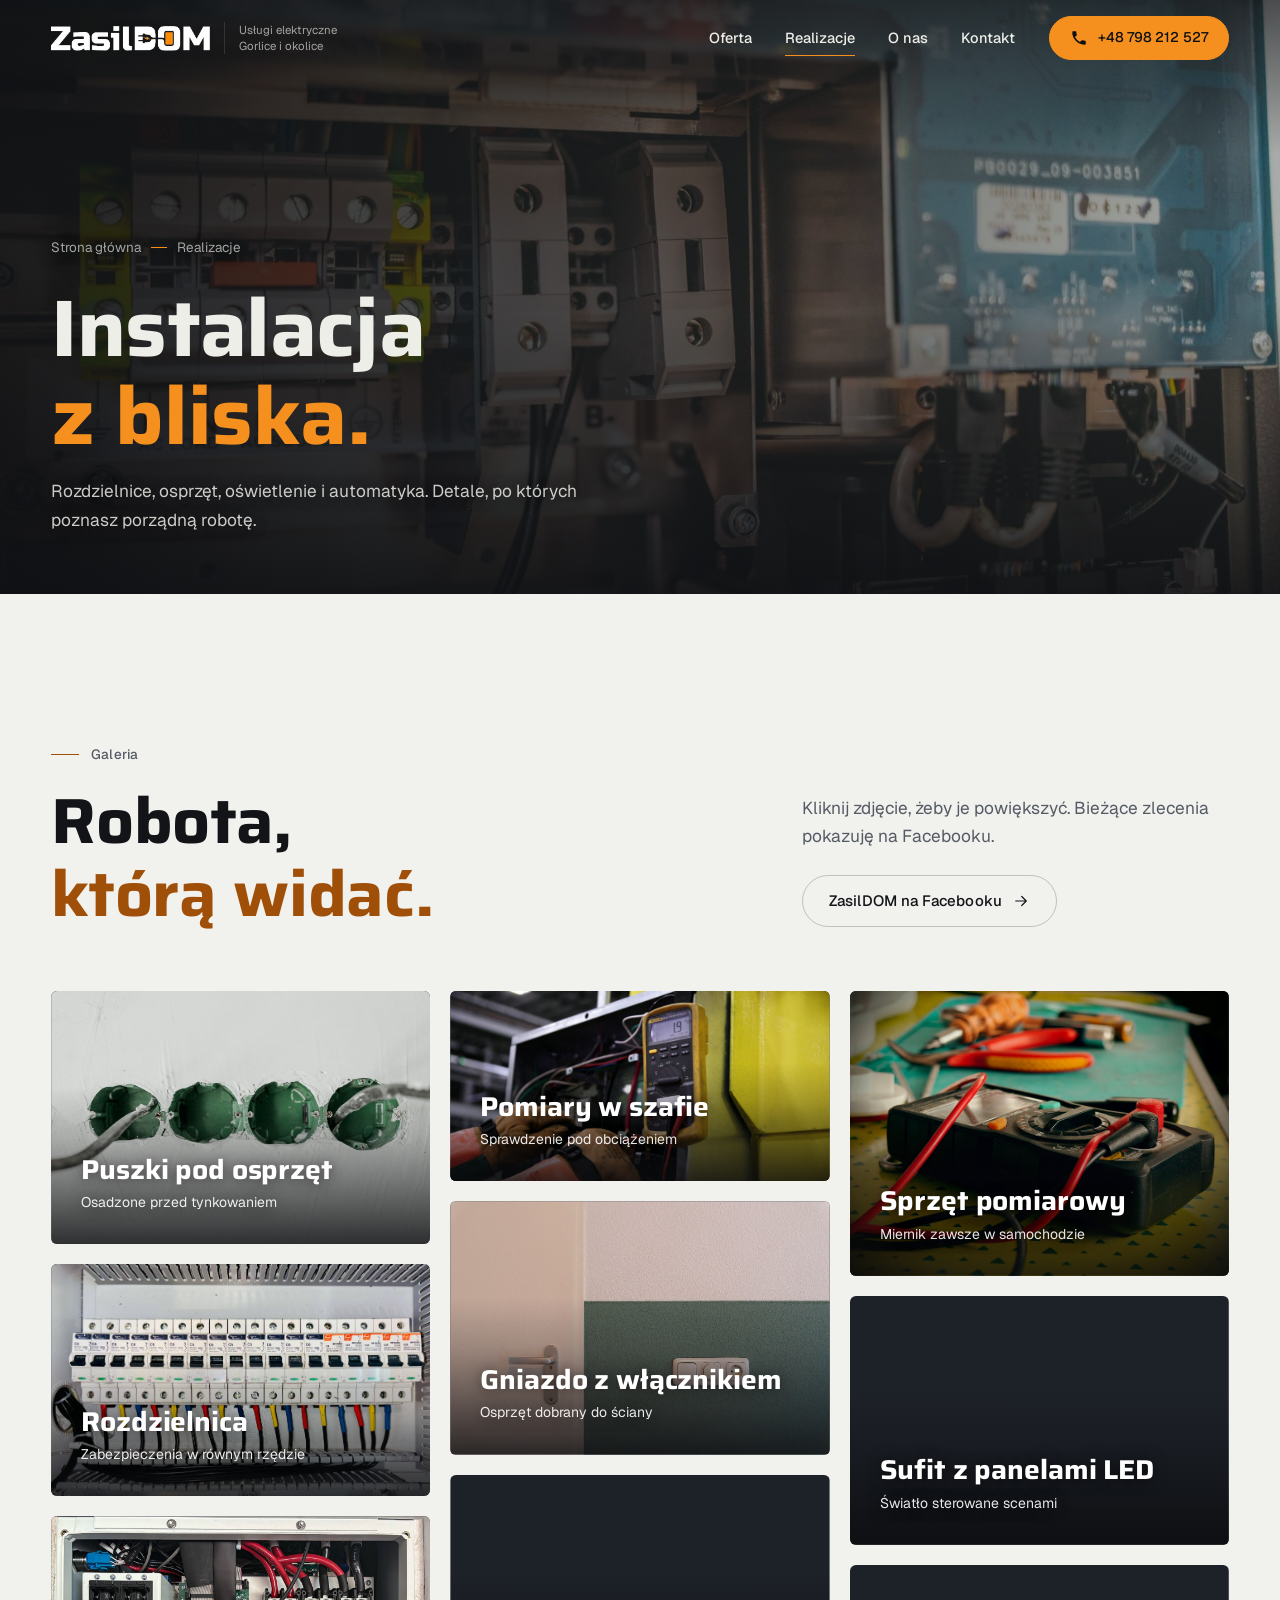
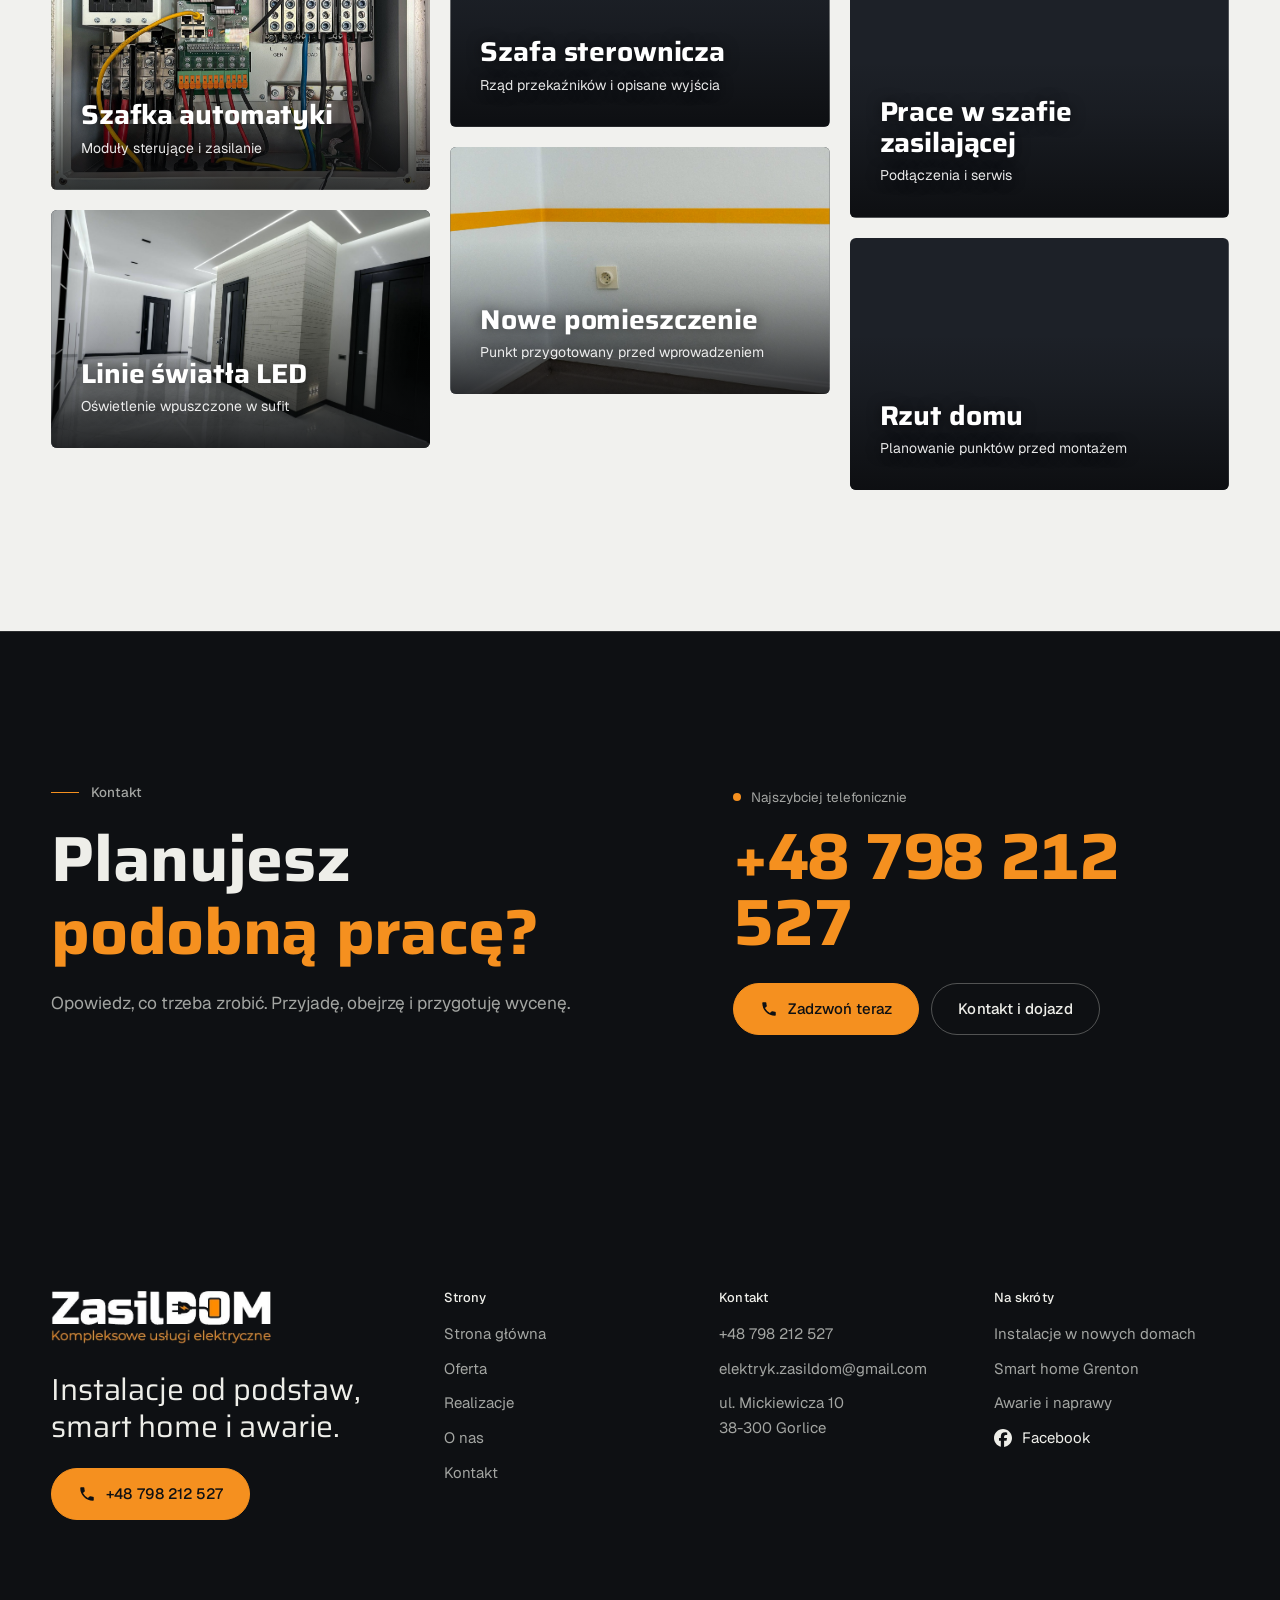
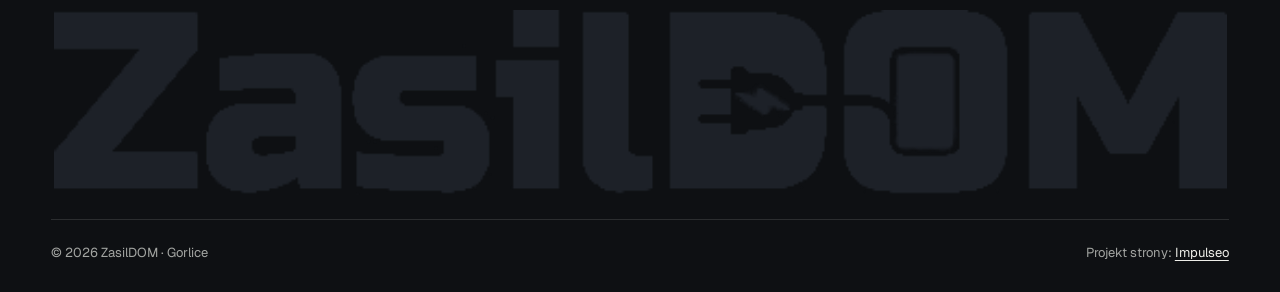
<file: realizacje.html>
<!DOCTYPE html>
<html lang="pl">
<head>
<meta charset="UTF-8">
<meta name="viewport" content="width=device-width, initial-scale=1.0">
<title>Realizacje - ZasilDOM | elektryk Gorlice</title>
<meta name="description" content="Elektryk z Gorlic. Instalacje elektryczne od podstaw w nowych domach, smart home Grenton (certyfikowany instalator), awarie i naprawy, rozdzielnice, pomiary z protokołem. Zadzwoń: +48 798 212 527.">
<link rel="canonical" href="https://impulseo-pl.github.io/zasildom/realizacje.html">
<meta name="robots" content="noindex, nofollow">
<meta name="theme-color" content="#0E1013">
<meta property="og:type" content="website">
<meta property="og:locale" content="pl_PL">
<meta property="og:site_name" content="ZasilDOM">
<meta property="og:title" content="Realizacje - ZasilDOM | elektryk Gorlice">
<meta property="og:description" content="Elektryk z Gorlic. Instalacje elektryczne od podstaw w nowych domach, smart home Grenton (certyfikowany instalator), awarie i naprawy, rozdzielnice, pomiary z protokołem. Zadzwoń: +48 798 212 527.">
<meta property="og:url" content="https://impulseo-pl.github.io/zasildom/realizacje.html">
<meta property="og:image" content="https://impulseo-pl.github.io/zasildom/img/og.jpg">
<meta property="og:image:width" content="1200">
<meta property="og:image:height" content="630">
<meta name="twitter:card" content="summary_large_image">
<script type="application/ld+json">{"@context": "https://schema.org", "@type": "Electrician", "name": "ZasilDOM", "url": "https://impulseo-pl.github.io/zasildom/", "telephone": "+48798212527", "email": "elektryk.zasildom@gmail.com", "image": "https://impulseo-pl.github.io/zasildom/img/og.jpg", "address": {"@type": "PostalAddress", "streetAddress": "ul. Mickiewicza 10", "postalCode": "38-300", "addressLocality": "Gorlice", "addressCountry": "PL"}, "areaServed": "Gorlice", "sameAs": ["https://www.facebook.com/p/Elektryk-Zasildom-61582759336382/"]}</script>
<script>(function(){var d=document.documentElement;d.classList.add('js');try{if(!window.matchMedia('(prefers-reduced-motion: reduce)').matches)d.classList.add('anim');}catch(e){}setTimeout(function(){if(!d.classList.contains('anim-ok'))d.classList.remove('anim');},3500);})();</script>
<link rel="preload" as="image" href="img/g11.jpg" fetchpriority="high">
<link rel="preconnect" href="https://fonts.googleapis.com">
<link rel="preconnect" href="https://fonts.gstatic.com" crossorigin>
<link href="https://fonts.googleapis.com/css2?family=Saira:wdth,wght@100..125,400..800&family=Geist:wght@400..600&display=swap" rel="stylesheet">
<link rel="stylesheet" href="assets/styles.css?v=20261022c">
<script src="assets/lenis.min.js?v=1.1.20" defer></script>
<script src="assets/main.js?v=20261022a" defer></script>
</head>
<body>
<a class="skip" href="#tresc">Przejdź do treści</a>
<header class="site-head">
<div class="head-in">
  <a class="brand" href="index.html" aria-label="ZasilDOM - strona główna">
    <span class="znak nav-logo"><img class="wm" src="img/logo-znak.png" alt="ZasilDOM" width="539" height="85" decoding="async"><img class="wm-c" src="img/logo-znak-ciemne.png" alt="" aria-hidden="true" width="539" height="85" decoding="async"></span>
    <span class="brand-sub">Usługi elektryczne<br>Gorlice i okolice</span>
  </a>
  <nav class="nav-links" aria-label="Menu główne">
    <a class="nl" href="oferta.html">Oferta</a><a class="nl" href="realizacje.html" aria-current="page">Realizacje</a><a class="nl" href="o-nas.html">O&nbsp;nas</a><a class="nl" href="kontakt.html">Kontakt</a>
    <a class="btn btn-copper nav-cta" href="tel:+48798212527"><svg class="ico" width="16" height="16" viewBox="0 0 24 24" fill="none" aria-hidden="true"><path d="M6.6 10.8a15.5 15.5 0 0 0 6.6 6.6l2.2-2.2a1 1 0 0 1 1-.24 11.4 11.4 0 0 0 3.6.58 1 1 0 0 1 1 1V20a1 1 0 0 1-1 1A17 17 0 0 1 3 4a1 1 0 0 1 1-1h3.5a1 1 0 0 1 1 1c0 1.25.2 2.46.58 3.6a1 1 0 0 1-.25 1l-2.23 2.2Z" fill="currentColor"/></svg>+48 798 212 527</a>
  </nav>
  <button class="burger" type="button" aria-label="Otwórz menu" aria-expanded="false" aria-controls="mnav"><span></span><span></span></button>
</div>
</header>
<div class="mnav" id="mnav">
  <div class="mnav-in">
    <a class="ml" href="index.html">Strona główna</a><a class="ml" href="oferta.html">Oferta</a><a class="ml" href="realizacje.html" aria-current="page">Realizacje</a><a class="ml" href="o-nas.html">O&nbsp;nas</a><a class="ml" href="kontakt.html">Kontakt</a>
    <div class="mnav-foot">
      <span>Instalacje, smart home i&nbsp;awarie. Gorlice i&nbsp;okolice.</span>
      <a class="btn btn-copper" href="tel:+48798212527"><svg class="ico" width="16" height="16" viewBox="0 0 24 24" fill="none" aria-hidden="true"><path d="M6.6 10.8a15.5 15.5 0 0 0 6.6 6.6l2.2-2.2a1 1 0 0 1 1-.24 11.4 11.4 0 0 0 3.6.58 1 1 0 0 1 1 1V20a1 1 0 0 1-1 1A17 17 0 0 1 3 4a1 1 0 0 1 1-1h3.5a1 1 0 0 1 1 1c0 1.25.2 2.46.58 3.6a1 1 0 0 1-.25 1l-2.23 2.2Z" fill="currentColor"/></svg>+48 798 212 527</a>
    </div>
  </div>
</div>
<main id="tresc">

<section class="pagehead">
  <div class="pagehead-media"><img src="img/g11.jpg" alt="Zaciski i przewody zasilające w szafie elektrycznej" width="1796" height="1152" decoding="async" fetchpriority="high"></div>
  <div class="ph-in">
    <p class="crumb up" style="--d:0"><a href="index.html">Strona główna</a><span class="sl" aria-hidden="true"></span>Realizacje</p>
    <h1><span class="ln"><span class="ln-i" style="--k:0">Instalacja</span></span><span class="ln"><span class="ln-i" style="--k:1"><em>z bliska.</em></span></span></h1>
    <p class="ph-lead up" style="--d:300">Rozdzielnice, osprzęt, oświetlenie i&nbsp;automatyka. Detale, po których poznasz porządną robotę.</p>
  </div>
</section>

<section class="sec">
  <div class="wrap">
    <div class="sec-head">
      <div>
        <p class="eyebrow rv">Galeria</p>
        <h2 class="h2 rv rv-h"><span class="ln"><span class="ln-i" style="--k:0">Robota,</span></span><span class="ln"><span class="ln-i" style="--k:1"><em>którą widać.</em></span></span></h2>
      </div>
      <div class="side rv" style="--d:120">
        <p class="lead">Kliknij zdjęcie, żeby je powiększyć. Bieżące zlecenia pokazuję na Facebooku.</p>
        <a class="btn btn-ghost" href="https://www.facebook.com/p/Elektryk-Zasildom-61582759336382/" target="_blank" rel="noopener">ZasilDOM na Facebooku<svg class="ico arr" width="18" height="18" viewBox="0 0 24 24" fill="none" stroke="currentColor" stroke-width="1.6" stroke-linecap="round" stroke-linejoin="round" aria-hidden="true"><path d="M5 12h14M13 6l6 6-6 6"/></svg></a>
      </div>
    </div>
    <div class="masonry">
      <a class="tile rv-img rv" style="--d:0" href="img/g1.jpg" data-lb="Puszki pod osprzęt - Osadzone przed tynkowaniem">
        <img src="img/g1.jpg" alt="Puszki pod osprzęt - Osadzone przed tynkowaniem" width="1880" height="1255" decoding="async">
        <span class="tile-cap"><h3>Puszki pod osprzęt</h3><span>Osadzone przed tynkowaniem</span></span>
      </a><a class="tile rv-img rv" style="--d:110" href="img/g15.jpg" data-lb="Rozdzielnica - Zabezpieczenia w równym rzędzie">
        <img src="img/g15.jpg" alt="Rozdzielnica - Zabezpieczenia w równym rzędzie" width="1830" height="1120" decoding="async">
        <span class="tile-cap"><h3>Rozdzielnica</h3><span>Zabezpieczenia w&nbsp;równym rzędzie</span></span>
      </a><a class="tile rv-img rv" style="--d:220" href="img/g8.jpg" data-lb="Szafka automatyki - Moduły sterujące i zasilanie">
        <img src="img/g8.jpg" alt="Szafka automatyki - Moduły sterujące i zasilanie" width="1300" height="938" decoding="async">
        <span class="tile-cap"><h3>Szafka automatyki</h3><span>Moduły sterujące i&nbsp;zasilanie</span></span>
      </a><a class="tile rv-img rv" style="--d:0" href="img/about.jpg" data-lb="Linie światła LED - Oświetlenie wpuszczone w sufit">
        <img src="img/about.jpg" alt="Linie światła LED - Oświetlenie wpuszczone w sufit" width="1770" height="1114" decoding="async">
        <span class="tile-cap"><h3>Linie światła LED</h3><span>Oświetlenie wpuszczone w&nbsp;sufit</span></span>
      </a><a class="tile rv-img rv" style="--d:110" href="img/g9.jpg" data-lb="Pomiary w szafie - Sprawdzenie pod obciążeniem">
        <img src="img/g9.jpg" alt="Pomiary w szafie - Sprawdzenie pod obciążeniem" width="1816" height="912" decoding="async">
        <span class="tile-cap"><h3>Pomiary w&nbsp;szafie</h3><span>Sprawdzenie pod obciążeniem</span></span>
      </a><a class="tile rv-img rv" style="--d:220" href="img/g4.jpg" data-lb="Gniazdo z włącznikiem - Osprzęt dobrany do ściany">
        <img src="img/g4.jpg" alt="Gniazdo z włącznikiem - Osprzęt dobrany do ściany" width="1880" height="1255" decoding="async">
        <span class="tile-cap"><h3>Gniazdo z&nbsp;włącznikiem</h3><span>Osprzęt dobrany do ściany</span></span>
      </a><a class="tile rv-img rv" style="--d:0" href="img/g14.jpg" data-lb="Szafa sterownicza - Rząd przekaźników i opisane wyjścia">
        <img src="img/g14.jpg" alt="Szafa sterownicza - Rząd przekaźników i opisane wyjścia" width="1880" height="1251" decoding="async">
        <span class="tile-cap"><h3>Szafa sterownicza</h3><span>Rząd przekaźników i&nbsp;opisane wyjścia</span></span>
      </a><a class="tile rv-img rv" style="--d:110" href="img/g3.jpg" data-lb="Nowe pomieszczenie - Punkt przygotowany przed wprowadzeniem">
        <img src="img/g3.jpg" alt="Nowe pomieszczenie - Punkt przygotowany przed wprowadzeniem" width="1818" height="1186" decoding="async">
        <span class="tile-cap"><h3>Nowe pomieszczenie</h3><span>Punkt przygotowany przed wprowadzeniem</span></span>
      </a><a class="tile rv-img rv" style="--d:220" href="img/g6.jpg" data-lb="Sprzęt pomiarowy - Miernik zawsze w samochodzie">
        <img src="img/g6.jpg" alt="Sprzęt pomiarowy - Miernik zawsze w samochodzie" width="1731" height="1300" decoding="async">
        <span class="tile-cap"><h3>Sprzęt pomiarowy</h3><span>Miernik zawsze w&nbsp;samochodzie</span></span>
      </a><a class="tile rv-img rv" style="--d:0" href="img/g12.jpg" data-lb="Sufit z panelami LED - Światło sterowane scenami">
        <img src="img/g12.jpg" alt="Sufit z panelami LED - Światło sterowane scenami" width="1830" height="1202" decoding="async">
        <span class="tile-cap"><h3>Sufit z&nbsp;panelami LED</h3><span>Światło sterowane scenami</span></span>
      </a><a class="tile rv-img rv" style="--d:110" href="img/g13.jpg" data-lb="Prace w szafie zasilającej - Podłączenia i serwis">
        <img src="img/g13.jpg" alt="Prace w szafie zasilającej - Podłączenia i serwis" width="1880" height="1253" decoding="async">
        <span class="tile-cap"><h3>Prace w&nbsp;szafie zasilającej</h3><span>Podłączenia i&nbsp;serwis</span></span>
      </a><a class="tile rv-img rv" style="--d:220" href="img/g10.jpg" data-lb="Rzut domu - Planowanie punktów przed montażem">
        <img src="img/g10.jpg" alt="Rzut domu - Planowanie punktów przed montażem" width="1880" height="1253" decoding="async">
        <span class="tile-cap"><h3>Rzut domu</h3><span>Planowanie punktów przed montażem</span></span>
      </a>
    </div>
  </div>
</section>
<section class="cta-band dark">
  <div class="wrap cta-grid">
    <div>
      <p class="eyebrow rv">Kontakt</p>
      <h2 class="h2 rv rv-h"><span class="ln"><span class="ln-i" style="--k:0">Planujesz</span></span><span class="ln"><span class="ln-i" style="--k:1"><em>podobną pracę?</em></span></span></h2>
      <p class="lead rv" style="--d:120">Opowiedz, co trzeba zrobić. Przyjadę, obejrzę i&nbsp;przygotuję wycenę.</p>
    </div>
    <div class="cta-side rv" style="--d:180">
      <span class="lbl"><span class="live" aria-hidden="true"></span>Najszybciej telefonicznie</span>
      <a class="cta-phone" href="tel:+48798212527">+48 798 212 527</a>
      <div class="cta-row">
        <a class="btn btn-copper" href="tel:+48798212527"><svg class="ico" width="16" height="16" viewBox="0 0 24 24" fill="none" aria-hidden="true"><path d="M6.6 10.8a15.5 15.5 0 0 0 6.6 6.6l2.2-2.2a1 1 0 0 1 1-.24 11.4 11.4 0 0 0 3.6.58 1 1 0 0 1 1 1V20a1 1 0 0 1-1 1A17 17 0 0 1 3 4a1 1 0 0 1 1-1h3.5a1 1 0 0 1 1 1c0 1.25.2 2.46.58 3.6a1 1 0 0 1-.25 1l-2.23 2.2Z" fill="currentColor"/></svg>Zadzwoń teraz</a>
        <a class="btn btn-ghost" href="kontakt.html">Kontakt i&nbsp;dojazd</a>
      </div>
    </div>
  </div>
</section>
</main>
<footer class="site-foot">
  <div class="wrap">
    <div class="foot-top">
      <div>
        <img class="foot-logo" src="img/logo.png" alt="ZasilDOM - usługi elektryczne" width="543" height="134" loading="lazy" decoding="async">
        <p class="foot-claim">Instalacje od podstaw, smart home i&nbsp;awarie.</p>
        <a class="btn btn-copper" href="tel:+48798212527"><svg class="ico" width="16" height="16" viewBox="0 0 24 24" fill="none" aria-hidden="true"><path d="M6.6 10.8a15.5 15.5 0 0 0 6.6 6.6l2.2-2.2a1 1 0 0 1 1-.24 11.4 11.4 0 0 0 3.6.58 1 1 0 0 1 1 1V20a1 1 0 0 1-1 1A17 17 0 0 1 3 4a1 1 0 0 1 1-1h3.5a1 1 0 0 1 1 1c0 1.25.2 2.46.58 3.6a1 1 0 0 1-.25 1l-2.23 2.2Z" fill="currentColor"/></svg>+48 798 212 527</a>
      </div>
      <div>
        <h4>Strony</h4>
        <ul><li><a href="index.html">Strona główna</a></li><li><a href="oferta.html">Oferta</a></li><li><a href="realizacje.html">Realizacje</a></li><li><a href="o-nas.html">O&nbsp;nas</a></li><li><a href="kontakt.html">Kontakt</a></li></ul>
      </div>
      <div>
        <h4>Kontakt</h4>
        <ul>
          <li><a href="tel:+48798212527">+48 798 212 527</a></li>
          <li><a href="mailto:elektryk.zasildom@gmail.com">elektryk.zasildom@gmail.com</a></li>
          <li>ul. Mickiewicza 10<br>38-300 Gorlice</li>
        </ul>
      </div>
      <div>
        <h4>Na skróty</h4>
        <ul>
          <li><a href="oferta.html#instalacje">Instalacje w&nbsp;nowych domach</a></li>
          <li><a href="oferta.html#smart-home">Smart home Grenton</a></li>
          <li><a href="oferta.html#awarie">Awarie i&nbsp;naprawy</a></li>
          <li><a class="soc" href="https://www.facebook.com/p/Elektryk-Zasildom-61582759336382/" target="_blank" rel="noopener" aria-label="Facebook - ZasilDOM"><svg viewBox="0 0 24 24" aria-hidden="true" focusable="false"><path d="M9.101 23.691v-7.98H6.627v-3.667h2.474v-1.58c0-4.085 1.848-5.978 5.858-5.978.401 0 .955.042 1.468.103a8.68 8.68 0 0 1 1.141.195v3.325a8.623 8.623 0 0 0-.653-.036 26.805 26.805 0 0 0-.733-.009c-.707 0-1.259.096-1.675.309a1.686 1.686 0 0 0-.679.622c-.258.42-.374.995-.374 1.752v1.297h3.919l-.386 2.103-.287 1.564h-3.246v8.245C19.396 23.238 24 18.179 24 12.044c0-6.627-5.373-12-12-12s-12 5.373-12 12c0 5.628 3.874 10.35 9.101 11.647Z" fill="currentColor"/></svg>Facebook</a></li>
        </ul>
      </div>
    </div>
    <div class="foot-mark" aria-hidden="true"></div>
    <div class="foot-bottom">
      <span>© 2026 ZasilDOM · Gorlice</span>
      <span>Projekt strony: <a class="foot-credit" href="https://impulseo.pl" target="_blank" rel="noopener">Impulseo</a></span>
    </div>
  </div>
</footer>
<div class="sticky-call">
  <a class="btn btn-copper" href="tel:+48798212527"><svg class="ico" width="16" height="16" viewBox="0 0 24 24" fill="none" aria-hidden="true"><path d="M6.6 10.8a15.5 15.5 0 0 0 6.6 6.6l2.2-2.2a1 1 0 0 1 1-.24 11.4 11.4 0 0 0 3.6.58 1 1 0 0 1 1 1V20a1 1 0 0 1-1 1A17 17 0 0 1 3 4a1 1 0 0 1 1-1h3.5a1 1 0 0 1 1 1c0 1.25.2 2.46.58 3.6a1 1 0 0 1-.25 1l-2.23 2.2Z" fill="currentColor"/></svg>Zadzwoń</a>
  <a class="btn btn-ghost" href="kontakt.html">Kontakt i&nbsp;dojazd</a>
</div>
<div class="demo-wazne" data-do="2026-10-28" data-cykl="3" hidden><svg class="dw-ico" width="13" height="13" viewBox="0 0 24 24" fill="none" aria-hidden="true"><circle cx="12" cy="12" r="8.6" stroke="currentColor" stroke-width="1.8"/><path d="M12 7.2V12l3.3 2" stroke="currentColor" stroke-width="1.8" stroke-linecap="round"/></svg><span class="dw-txt"></span></div>
</body>
</html>
</file>
<file: assets/styles.css>
/* ZasilDOM - kompleksowe usługi elektryczne. Projekt strony: Impulseo, 10.2026.
   Paleta: grafit + pomarańcz z logo (wtyczka w literze D). Krój: Manrope + Geist. */
:root{
  --ink:#0E1013;--ink-2:#15181D;--ink-3:#1D2128;--ink-line:rgba(238,238,233,.13);
  --paper:#F1F1EE;--paper-2:#E7E8E4;--line:rgba(18,20,24,.12);
  --text:#121418;--muted:#555B64;
  --on-dark:#EEEEE9;--on-dark-2:#A3A5A2;
  --accent:#F5901F;--accent-d:#A04F08;--accent-soft:rgba(245,144,31,.14);
  --paper-3:#FFFFFF;
  --f-display:"Saira","Geist",system-ui,sans-serif;
  --f-body:"Geist",system-ui,-apple-system,"Segoe UI",sans-serif;
  --expo:cubic-bezier(.16,1,.3,1);--ease:cubic-bezier(.16,.84,.44,1);--in:cubic-bezier(.7,0,.84,0);
  --wrap:min(1320px, 100% - clamp(40px, 8vw, 128px));
  --nav-h:76px;
  --img-zoom:1.05;--img-dur:1.4s;--img-rest:brightness(1);--img-hot:brightness(1.08);
}
*,*::before,*::after{box-sizing:border-box}
html{-webkit-text-size-adjust:100%;background:var(--ink)}
html.lenis,html.lenis body{height:auto}
.lenis.lenis-smooth [data-lenis-prevent]{overscroll-behavior:contain}
.lenis.lenis-stopped{overflow:clip}
.lenis.lenis-smooth iframe{pointer-events:none}
body{margin:0;font-family:var(--f-body);font-size:17px;line-height:1.65;color:var(--text);background:var(--paper);-webkit-font-smoothing:antialiased;-moz-osx-font-smoothing:grayscale;overflow-x:clip}
img{display:block;max-width:100%;height:auto}
a{color:inherit;text-decoration:none}
p{margin:0 0 1em;max-width:62ch}
ul,ol{margin:0}
h1,h2,h3{font-family:var(--f-display);font-stretch:108%;font-weight:700;letter-spacing:-.005em;margin:0;text-wrap:balance}
h2 em,h1 em{font-style:normal;color:var(--accent-d)}
.dark h1 em,.dark h2 em,.dark-2 h2 em,.proces h2 em,.cta-band h2 em,.hero h1 em,.pagehead h1 em,.stopklatka h2 em{color:var(--accent)}
::selection{background:var(--accent);color:var(--ink)}
:focus-visible{outline:2px solid var(--accent);outline-offset:3px}
.skip{position:absolute;left:12px;top:-60px;z-index:300;background:var(--accent);color:var(--ink);padding:10px 16px;border-radius:8px;font-weight:500}
.skip:focus{top:12px}
.wrap{width:var(--wrap);margin-inline:auto}
.sec{padding:clamp(88px, 11vw, 168px) 0}
.dark{background:var(--ink);color:var(--on-dark)}
.dark-2{background:var(--ink-2);color:var(--on-dark)}
.paper-2{background:var(--paper-2)}
.nw{white-space:nowrap}
.ico{width:18px;height:18px;flex:none}

/* ---------- nagłówki sekcji ---------- */
.eyebrow{display:inline-flex;align-items:center;gap:12px;font-size:13.5px;font-weight:500;letter-spacing:.01em;color:var(--muted);margin:0 0 24px}
.eyebrow::before{content:"";width:28px;height:1px;background:var(--accent-d)}
.dark .eyebrow,.dark-2 .eyebrow,.proces .eyebrow,.stopklatka .eyebrow{color:var(--on-dark-2)}
.dark .eyebrow::before,.dark-2 .eyebrow::before,.proces .eyebrow::before,.stopklatka .eyebrow::before{background:var(--accent)}
.h2{font-size:clamp(2.3rem, 1.1rem + 3.6vw, 4.4rem);line-height:1.02}
.ln{display:block;overflow:hidden;padding:.12em 0 .14em;margin:-.12em 0 -.14em}
.ln-i{display:block}
.lead{font-size:1.08rem;color:var(--muted);max-width:52ch}
.dark .lead,.dark-2 .lead{color:var(--on-dark-2)}
.sec-head{display:grid;grid-template-columns:minmax(0,1.25fr) minmax(0,.75fr);gap:40px;align-items:end;margin-bottom:clamp(44px, 5vw, 72px)}
.sec-head .lead{margin:0}
.sec-head .side{display:flex;flex-direction:column;gap:24px;align-items:flex-start}

/* ---------- przyciski (klocki: jedna reakcja na kursor dla wszystkich) ---------- */
.btn{position:relative;isolation:isolate;overflow:hidden;display:inline-flex;align-items:center;justify-content:center;gap:10px;min-height:52px;padding:0 26px;border-radius:999px;border:1px solid transparent;font:500 15px/1.1 var(--f-body);letter-spacing:.005em;cursor:pointer;white-space:nowrap;transition:background-color .72s var(--ease),color .72s var(--ease),border-color .72s var(--ease),box-shadow .72s var(--ease)}
.btn::after,.card::after,.faq-item::after,.op-google::after{content:"";position:absolute;inset:0;z-index:-1;pointer-events:none;background:linear-gradient(105deg,transparent 30%,rgba(255,255,255,.26) 50%,transparent 70%);transform:translateX(-120%);transition:transform .72s var(--ease)}
.btn-copper{background:var(--accent);color:var(--ink);border-color:var(--accent)}
.btn-ghost{background:transparent;color:var(--text);border-color:rgba(18,20,24,.22)}
.dark .btn-ghost,.dark-2 .btn-ghost,.hero .btn-ghost,.stopklatka .btn-ghost,.pagehead .btn-ghost,.site-foot .btn-ghost{color:var(--on-dark);border-color:rgba(238,238,233,.3)}
.btn .arr{transition:transform .72s var(--ease)}
@media (hover:hover){
  .btn:hover,.card:hover,.faq-item:hover,.op-google:hover{background-color:var(--accent-d);color:#fff;border-color:var(--accent-d);box-shadow:0 0 0 4px rgba(245,144,31,.2)}
  .btn:hover::after,.card:hover::after,.faq-item:hover::after,.op-google:hover::after{transform:translateX(120%)}
}

/* ---------- pasek nawigacji ---------- */
.site-head{position:fixed;left:0;right:0;top:0;z-index:100;height:var(--nav-h);color:var(--on-dark);transition:transform .6s var(--expo)}
.site-head::before{content:"";position:absolute;inset:0;z-index:-1;background-color:rgba(14,16,19,0);border-bottom:1px solid transparent;transition:background-color .5s var(--ease),border-color .5s var(--ease)}
.site-head.is-scrolled::before{background-color:rgba(14,16,19,.86);border-bottom-color:var(--ink-line);-webkit-backdrop-filter:blur(14px) saturate(140%);backdrop-filter:blur(14px) saturate(140%)}
.site-head.is-hidden{transform:translateY(-100%)}
/* pasek nad jasną sekcją: jasne tło, czarne litery logo (pomarańczowa wtyczka zostaje) */
html:not(.menu-open) .site-head.na-jasnym::before{background-color:rgba(241,241,238,.9);border-bottom-color:var(--line)}
html:not(.menu-open) .site-head.na-jasnym .wm{opacity:0}
html:not(.menu-open) .site-head.na-jasnym .wm-c{opacity:1}
html:not(.menu-open) .site-head.na-jasnym .nl{color:var(--text)}
html:not(.menu-open) .site-head.na-jasnym .brand-sub{color:var(--muted);border-left-color:var(--line)}
html:not(.menu-open) .site-head.na-jasnym .burger{color:var(--text);border-color:var(--line)}
.head-in{width:var(--wrap);height:100%;margin-inline:auto;display:flex;align-items:center;justify-content:space-between;gap:24px}
.brand{display:flex;align-items:center;gap:14px;flex:none}
.znak{position:relative;display:block;width:159px;height:25px}
.wm,.wm-c{display:block;width:100%;height:100%;max-width:none;transition:opacity .45s var(--ease)}
.wm-c{position:absolute;inset:0;opacity:0}
.brand-sub{font-size:11.5px;line-height:1.35;color:var(--on-dark-2);padding-left:14px;border-left:1px solid var(--ink-line);transition:color .45s var(--ease),border-color .45s var(--ease)}
.nav-links{display:flex;align-items:center;gap:clamp(20px, 2.6vw, 38px)}
.nl{position:relative;font-size:14.5px;font-weight:500;padding:8px 0;color:var(--on-dark);transition:color .45s var(--ease)}
.nl::after{content:"";position:absolute;left:0;right:0;bottom:2px;height:1px;background:var(--accent);transform:scaleX(0);transform-origin:right;transition:transform .55s var(--ease)}
.nl:hover::after,.nl[aria-current="page"]::after{transform:scaleX(1);transform-origin:left}
.nav-cta{min-height:44px;padding:0 20px;font-size:14px}
.live{width:8px;height:8px;border-radius:50%;background:var(--accent);flex:none;animation:live 2.4s var(--ease) infinite}
.btn-copper .live{background:var(--ink)}
@keyframes live{0%{box-shadow:0 0 0 0 rgba(245,144,31,.55)}70%{box-shadow:0 0 0 10px rgba(245,144,31,0)}100%{box-shadow:0 0 0 0 rgba(245,144,31,0)}}
.burger{display:none;width:48px;height:48px;border-radius:50%;border:1px solid var(--ink-line);background:transparent;color:var(--on-dark);cursor:pointer;position:relative;transition:color .45s var(--ease),border-color .45s var(--ease)}
.burger span{position:absolute;left:15px;right:15px;height:1.5px;background:currentColor;transition:transform .5s var(--expo),top .5s var(--expo)}
.burger span:nth-child(1){top:19px}
.burger span:nth-child(2){top:27px}
.menu-open .burger span:nth-child(1){top:23px;transform:rotate(45deg)}
.menu-open .burger span:nth-child(2){top:23px;transform:rotate(-45deg)}
.mnav{position:fixed;inset:0;z-index:99;background:var(--ink);color:var(--on-dark);padding:calc(var(--nav-h) + 32px) 0 32px;display:flex;flex-direction:column;visibility:hidden;clip-path:inset(0 0 100% 0);transition:clip-path .7s var(--expo),visibility 0s .7s}
.menu-open .mnav{visibility:visible;clip-path:inset(0 0 0 0);transition:clip-path .7s var(--expo)}
.mnav-in{width:var(--wrap);margin-inline:auto;display:flex;flex-direction:column;height:100%}
.mnav a.ml{display:block;font-family:var(--f-display);font-size:clamp(2.2rem, 1.2rem + 5vw, 3.2rem);font-weight:700;letter-spacing:-.005em;line-height:1.2;padding:6px 0;border-bottom:1px solid var(--ink-line);transform:translateY(24px);opacity:0;transition:transform .7s var(--expo),opacity .7s var(--expo)}
.menu-open .mnav a.ml{transform:none;opacity:1}
.menu-open .mnav a.ml:nth-child(2){transition-delay:.05s}
.menu-open .mnav a.ml:nth-child(3){transition-delay:.1s}
.menu-open .mnav a.ml:nth-child(4){transition-delay:.15s}
.menu-open .mnav a.ml:nth-child(5){transition-delay:.2s}
.mnav a.ml[aria-current="page"]{color:var(--accent)}
.mnav-foot{margin-top:auto;padding-top:28px;display:flex;flex-direction:column;gap:14px;color:var(--on-dark-2);font-size:14px}
.mnav-foot .btn{align-self:flex-start}

/* ---------- ekran wejścia: logo ZasilDOM zapala się jak świetlówka ---------- */
.intro{display:none}
.intro-on body{overflow:hidden}
.intro-on .intro{display:block;position:fixed;inset:0;z-index:1;background:var(--ink);transform:translateY(0);transition:transform .74s cubic-bezier(.66,0,.24,1)}
.intro-on .intro::before{content:"";position:absolute;inset:0;background:radial-gradient(60% 50% at 50% 50%,rgba(245,144,31,.08),transparent 70%);opacity:0;transition:opacity .9s var(--ease)}
.intro-on.intro-gra .intro::before{opacity:1}
.intro-on .intro::after{content:"";position:absolute;left:0;right:0;bottom:-1px;height:2px;background:linear-gradient(90deg,transparent,var(--accent) 20%,#FFCB8A 50%,var(--accent) 80%,transparent);box-shadow:0 0 22px 2px rgba(245,144,31,.55)}
.intro-on.intro-out .intro{transform:translateY(-101%)}
.intro-line{position:absolute;left:50%;top:50%;width:var(--i-w,320px);height:1px;margin-top:calc(var(--i-h,90px) * .5 + 26px);transform:translateX(-50%);overflow:hidden}
.intro-line i{position:absolute;inset:0;background:linear-gradient(90deg,rgba(245,144,31,0),var(--accent) 30%,#FFCB8A 70%,rgba(245,144,31,0));transform:scaleX(0);transform-origin:left}
.intro-on.intro-gra .intro-line i{transform:scaleX(1);transition:transform .62s var(--expo) .42s}
.intro-meta{position:absolute;left:50%;top:50%;margin-top:calc(var(--i-h,90px) * .5 + 44px);transform:translateX(-50%);font-size:12px;letter-spacing:.14em;color:var(--on-dark-2);white-space:nowrap;opacity:0}
.intro-on.intro-gra .intro-meta{opacity:1;transition:opacity .5s var(--ease) .7s}
.intro-on .znak{width:var(--i-baza-w,159px);height:var(--i-baza-h,25px)}
.intro-on .znak .wm-c{display:none}
.intro-on .znak .wm{position:fixed;left:50%;top:50%;z-index:3;width:var(--i-w);height:var(--i-h);max-width:none;opacity:0;transform:translate(-50%,-50%) scale(1.04);transition:transform .9s var(--expo)}
.intro-on.intro-gra .znak .wm{transform:translate(-50%,-50%) scale(1)}
.intro-on.intro-out .znak .wm{transform:translate(calc(-50% + var(--i-px)),calc(-50% + var(--i-py))) scale(var(--i-zmniejsz));transition:transform .8s cubic-bezier(.16,.84,.44,1)}
.intro-on.intro-gra .znak .wm{animation:wm-zapal .95s linear .12s forwards}
.intro-on.intro-out .znak .wm{opacity:1}
.intro-on .znak.mierze .wm{position:static;width:100%;height:100%;opacity:1;transform:none;transition:none;animation:none}
@keyframes wm-zapal{0%{opacity:0;filter:none}14%{opacity:.85;filter:drop-shadow(0 0 14px rgba(245,144,31,.7))}22%{opacity:.12}36%{opacity:1;filter:drop-shadow(0 0 18px rgba(245,144,31,.75))}48%{opacity:.5}60%{opacity:1;filter:drop-shadow(0 0 22px rgba(245,144,31,.6))}100%{opacity:1;filter:drop-shadow(0 0 0 rgba(245,144,31,0))}}

/* ---------- odsłanianie przy przewijaniu ---------- */
.anim .rv{opacity:0;transform:translateY(32px)}
.anim .rv:not(.rv-done){transition:opacity 1s var(--expo),transform 1.1s var(--expo);transition-delay:calc(var(--d, 0) * 1ms)}
.anim .rv.is-in{opacity:1;transform:none}
.anim .rv-h{opacity:1;transform:none}
.anim .rv-h .ln-i{transform:translateY(108%);transition:transform 1.15s var(--expo);transition-delay:calc(var(--k, 0) * 95ms + var(--d, 0) * 1ms)}
.anim .rv-h.is-in .ln-i{transform:none}
.anim .rv-img{opacity:1;transform:none;clip-path:inset(0 0 100% 0)}
.anim .rv-img:not(.rv-done){transition:clip-path 1.3s var(--expo);transition-delay:calc(var(--d, 0) * 1ms)}
.anim .rv-img img{scale:1.14;transition:transform var(--img-dur) var(--ease),filter var(--img-dur) var(--ease),scale 1.7s var(--expo)}
.anim .rv-img.is-in{clip-path:inset(0 0 0 0)}
.anim .rv-img.is-in img{scale:1}

/* ---------- hero ---------- */
.hero{position:relative;display:flex;align-items:flex-end;min-height:100vh;min-height:100svh;color:var(--on-dark);background:var(--ink);overflow:hidden}
.hero-media{position:absolute;inset:0}
.hero-media img{width:100%;height:100%;object-fit:cover;object-position:60% 50%}
.hero-media::after{content:"";position:absolute;inset:0;background:linear-gradient(90deg,rgba(14,16,19,.94) 0%,rgba(14,16,19,.82) 32%,rgba(14,16,19,.34) 64%,rgba(14,16,19,.12) 100%),linear-gradient(0deg,rgba(14,16,19,.9) 0%,rgba(14,16,19,0) 42%),linear-gradient(180deg,rgba(14,16,19,.6) 0%,rgba(14,16,19,0) 24%)}
.hero-in{position:relative;width:var(--wrap);margin-inline:auto;padding:calc(var(--nav-h) + 36px) 0 clamp(24px, 4svh, 44px)}
.hero-tag{display:inline-flex;align-items:center;gap:12px;font-size:13.5px;color:var(--on-dark);padding:8px 16px 8px 14px;border:1px solid var(--ink-line);border-radius:999px;background:rgba(14,16,19,.35);margin-bottom:clamp(20px, 3.4svh, 34px)}
.hero-tag .sep{width:1px;height:12px;background:var(--ink-line)}
.hero-tag .muted{color:var(--on-dark-2)}
.hero h1{font-size:clamp(2.8rem, min(1.1rem + 5.6vw, 10.8svh), 6.7rem);line-height:.95;letter-spacing:-.005em;font-weight:700;max-width:13ch}
.hero-lead{font-size:clamp(1rem, .9rem + .4vw, 1.16rem);color:rgba(238,238,233,.84);max-width:50ch;margin:clamp(18px, 3svh, 30px) 0 clamp(22px, 3.6svh, 36px)}
.hero-ctas{display:flex;flex-wrap:wrap;gap:12px}
.hero-foot{display:flex;align-items:center;justify-content:space-between;gap:24px;margin-top:clamp(24px, 5svh, 56px);padding-top:20px;border-top:1px solid var(--ink-line);font-size:13.5px;color:var(--on-dark-2)}
.hero-foot .rate{display:flex;align-items:center;gap:12px}
.hero-foot .rate b{color:var(--on-dark);font-weight:600}
.g-logo{width:18px;height:18px;flex:none}
.stars{display:inline-flex;gap:2px;color:var(--accent)}
.stars svg{width:14px;height:14px}
.cue{display:flex;align-items:center;gap:14px;color:var(--on-dark-2)}
.cue-line{position:relative;width:1px;height:38px;background:var(--ink-line);overflow:hidden}
.cue-line i{position:absolute;inset:0;background:var(--accent);transform-origin:top;animation:cue 2.2s var(--ease) infinite}
@keyframes cue{0%{transform:scaleY(0);transform-origin:top}45%{transform:scaleY(1);transform-origin:top}55%{transform:scaleY(1);transform-origin:bottom}100%{transform:scaleY(0);transform-origin:bottom}}
.anim .hero .ln-i,.anim .pagehead .ln-i{transform:translateY(108%);transition:transform 1.2s var(--expo);transition-delay:calc(var(--k, 0) * 110ms)}
.anim .hero .up,.anim .pagehead .up{opacity:0;transform:translateY(22px);transition:opacity 1s var(--expo),transform 1.1s var(--expo);transition-delay:calc(var(--d, 0) * 1ms)}
.anim.hero-go .hero .ln-i,.anim.hero-go .pagehead .ln-i{transform:none}
.anim.hero-go .hero .up,.anim.hero-go .pagehead .up{opacity:1;transform:none}

/* ---------- pasek haseł ---------- */
.strip{background:var(--ink-2);color:var(--on-dark);border-top:1px solid var(--ink-line)}
.strip-in{width:min(96%, 1440px);margin-inline:auto;display:grid;grid-template-columns:repeat(5, minmax(0, 1fr))}
.strip-it{position:relative;text-align:center;padding:30px 14px}
.strip-it+.strip-it::before{content:"";position:absolute;left:0;top:30%;bottom:30%;width:1px;background:var(--accent);opacity:.75}
.strip .k{font-family:var(--f-display);font-size:1.2rem;font-weight:700;letter-spacing:-.005em;line-height:1.25}
.strip .v{font-size:13px;color:var(--on-dark-2);margin-top:4px}

/* ---------- kafle ze zdjęciem ---------- */
.tile{position:relative;display:block;overflow:hidden;border-radius:6px;background:var(--ink-3);color:#fff}
.tile img{width:100%;height:100%;object-fit:cover;filter:var(--img-rest);transition:transform var(--img-dur) var(--ease),filter var(--img-dur) var(--ease),scale 1.7s var(--expo)}
.tile::after{content:"";position:absolute;inset:0;background:linear-gradient(0deg,rgba(10,11,13,.82) 0%,rgba(10,11,13,.2) 42%,rgba(10,11,13,0) 62%);pointer-events:none}
.tile-cap{position:absolute;left:0;right:0;bottom:0;z-index:2;padding:clamp(20px, 2.4vw, 30px)}
.tile-cap h3{font-size:clamp(1.3rem, 1rem + .9vw, 1.7rem);color:#fff;line-height:1.15}
.tile-cap span{display:block;margin-top:6px;font-size:14px;color:rgba(255,255,255,.8)}
.tile .go{position:absolute;top:18px;right:18px;z-index:2;width:44px;height:44px;border-radius:50%;border:1px solid rgba(255,255,255,.4);display:grid;place-items:center;color:#fff;background:rgba(14,16,19,.25);transition:background-color .72s var(--ease),border-color .72s var(--ease),color .72s var(--ease)}
@media (hover:hover){
  .tile:hover img{transform:scale(var(--img-zoom));filter:var(--img-hot)}
  .tile:hover .go{background:var(--accent);border-color:var(--accent);color:var(--ink)}
}
.tiles-3{display:grid;grid-template-columns:repeat(3, minmax(0, 1fr));gap:20px;align-items:start}
.tiles-3 .tile{aspect-ratio:3/4}
.tiles-3 .tile:nth-child(2){margin-top:72px}

/* ---------- o mnie (strona główna) ---------- */
.about{display:grid;grid-template-columns:minmax(0, 1fr) minmax(0, 1fr);gap:clamp(40px, 7vw, 120px);align-items:center}
.fig{position:relative;margin:0;overflow:hidden;border-radius:6px;background:var(--ink-3)}
.fig img{width:100%;height:100%;object-fit:cover}
.about .fig{aspect-ratio:4/5}
.about .fig img{object-position:35% 40%}
.about.flip .fig{order:2}
.hero-foot .cert{display:flex;align-items:center;gap:10px;color:var(--on-dark)}
.hero-foot .cert svg{width:18px;height:18px;color:var(--accent)}
.fig-tag{position:absolute;left:16px;bottom:16px;z-index:2;background:rgba(14,16,19,.74);color:#fff;font-size:12.5px;padding:8px 14px;border-radius:999px}
.stats{display:grid;grid-template-columns:repeat(3, minmax(0, 1fr));gap:24px;margin:36px 0 40px;padding-top:30px;border-top:1px solid var(--line)}
.stat b{display:block;font-family:var(--f-display);font-size:clamp(2.4rem, 1.6rem + 2.2vw, 3.6rem);font-weight:700;letter-spacing:-.005em;line-height:1;font-variant-numeric:tabular-nums}
.stat b small{font-size:.5em;letter-spacing:-.005em;margin-left:4px;color:var(--accent-d)}
.stat > span{display:block;margin-top:10px;font-size:13.5px;line-height:1.45;color:var(--muted)}

/* ---------- proces: przewód, który się zapala ---------- */
.proces{background:var(--ink);color:var(--on-dark)}
.proc-grid{display:grid;grid-template-columns:minmax(0, .9fr) minmax(0, 1.1fr);gap:clamp(40px, 7vw, 120px)}
.proc-side{position:sticky;top:calc(var(--nav-h) + 56px);align-self:start}
.proc-count{display:flex;align-items:baseline;gap:12px;margin-top:clamp(36px, 5vw, 64px);font-family:var(--f-display)}
.proc-count b{font-size:clamp(4rem, 2.6rem + 4vw, 6.6rem);font-weight:500;line-height:.9;letter-spacing:-.005em;color:var(--accent);font-variant-numeric:tabular-nums}
.proc-count span{font-size:1.1rem;color:var(--on-dark-2)}
.proc-now{margin-top:16px;padding-top:16px;border-top:1px solid var(--ink-line);max-width:260px;font-size:15px;color:var(--on-dark)}
.proc-steps{position:relative;padding-left:64px}
.proc-ol{list-style:none;padding:0;margin:0}
.wire{position:absolute;left:11px;top:16px;bottom:56px;width:2px;background:var(--ink-line);border-radius:2px}
.wire i{position:absolute;inset:0;border-radius:2px;background:linear-gradient(180deg,var(--accent),#FFC27A);transform-origin:top;transform:scaleY(var(--p, 0));box-shadow:0 0 16px rgba(245,144,31,.55)}
.step{position:relative;padding:6px 0 clamp(56px, 7vw, 96px)}
.step:last-child{padding-bottom:12px}
.step::before{content:"";position:absolute;left:-60px;top:12px;width:18px;height:18px;border-radius:50%;background:var(--ink);border:2px solid rgba(238,238,233,.22);transition:background-color .6s var(--ease),border-color .6s var(--ease),box-shadow .6s var(--ease)}
.step.is-live::before{background:var(--accent);border-color:var(--accent);box-shadow:0 0 0 7px rgba(245,144,31,.16)}
.step .no{font-size:13px;color:var(--on-dark-2);font-variant-numeric:tabular-nums}
.step h3{font-size:clamp(1.7rem, 1.2rem + 1.4vw, 2.4rem);margin:8px 0 14px;color:rgba(238,238,233,.55);transition:color .6s var(--ease)}
.step.is-live h3{color:var(--on-dark)}
.step p{color:var(--on-dark-2);margin:0}

/* ---------- galeria na stronie głównej ---------- */
.gal-3{display:grid;grid-template-columns:minmax(0, 1.3fr) minmax(0, 1fr);gap:20px}
.gal-3 .tile:nth-child(1),.gal-3 .tile:nth-child(3){aspect-ratio:16/10}
.gal-3 .tile:nth-child(2){grid-column:2;grid-row:1 / span 2}

/* ---------- lista usług ---------- */
.svc-list{display:grid;gap:12px}
.card{position:relative;isolation:isolate;overflow:hidden;display:grid;grid-template-columns:56px minmax(0, 1fr) minmax(0, 1.25fr) 44px;gap:28px;align-items:center;padding:26px 28px;border:1px solid var(--ink-line);border-radius:14px;color:var(--on-dark);background-color:rgba(255,255,255,0);transition:background-color .72s var(--ease),color .72s var(--ease),border-color .72s var(--ease),box-shadow .72s var(--ease)}
.card .ic{width:56px;height:56px;border-radius:50%;border:1px solid var(--ink-line);display:grid;place-items:center;color:var(--accent);transition:color .72s var(--ease),border-color .72s var(--ease)}
.card .ic svg{width:24px;height:24px}
.card h3{font-size:clamp(1.25rem, 1rem + .7vw, 1.55rem);line-height:1.2}
.card p{margin:0;color:var(--on-dark-2);font-size:15.5px;line-height:1.55;transition:color .72s var(--ease)}
.card .go{width:44px;height:44px;border-radius:50%;display:grid;place-items:center;border:1px solid var(--ink-line);transition:border-color .72s var(--ease)}
@media (hover:hover){
  .card:hover .ic{color:#fff;border-color:rgba(255,255,255,.4)}
  .card:hover p{color:rgba(255,255,255,.88)}
  .card:hover .go{border-color:rgba(255,255,255,.4)}
}

/* ---------- opinie ---------- */
.op-meta{display:flex;align-items:center;gap:18px}
.op-meta .big{font-family:var(--f-display);font-size:clamp(3.4rem, 2.4rem + 2.6vw, 4.6rem);font-weight:700;letter-spacing:-.005em;line-height:1}
.op-meta .stars svg{width:18px;height:18px}
.op-meta small{display:block;font-size:13.5px;color:var(--muted);margin-top:6px}
.op-google{position:relative;isolation:isolate;overflow:hidden;display:inline-flex;align-items:center;gap:10px;min-height:52px;padding:0 24px;border-radius:999px;border:1px solid rgba(18,20,24,.22);background-color:var(--paper-3);color:var(--text);font-size:15px;font-weight:500;transition:background-color .72s var(--ease),color .72s var(--ease),border-color .72s var(--ease),box-shadow .72s var(--ease)}
.opinie-grid{display:grid;grid-template-columns:minmax(0, 1.25fr) minmax(0, 1fr);gap:20px}
.op-card{margin:0;display:flex;flex-direction:column;justify-content:space-between;gap:28px;padding:clamp(28px, 3vw, 44px);background:var(--paper-3);border:1px solid var(--line);border-radius:14px}
.op-card blockquote{margin:0}
.op-card blockquote p{margin:0;max-width:none}
.op-card.feat{grid-row:span 2;background:var(--ink);border-color:var(--ink);color:var(--on-dark)}
.op-card.feat blockquote p{font-family:var(--f-display);font-size:clamp(1.5rem, 1.1rem + 1.2vw, 2.2rem);line-height:1.22;letter-spacing:-.005em;font-weight:600}
.op-card .q{font-family:var(--f-display);font-size:3.4rem;line-height:.6;color:var(--accent);height:24px}
.op-card figcaption{display:flex;align-items:center;gap:12px;font-size:14px;color:var(--muted)}
.op-card.feat figcaption{color:var(--on-dark-2)}
.op-card figcaption b{display:block;color:var(--text);font-weight:600;font-size:15px}
.op-card.feat figcaption b{color:var(--on-dark)}
.av{width:42px;height:42px;border-radius:50%;display:grid;place-items:center;background:var(--accent-soft);color:var(--accent-d);font-weight:600;flex:none}
.op-card.feat .av{color:var(--accent)}
.badges{display:flex;align-items:center;gap:clamp(20px, 3vw, 44px);margin-top:20px;padding:24px clamp(24px, 3vw, 40px);background:var(--ink);color:var(--on-dark);border-radius:14px}
.odz-list{list-style:none;padding:0;display:flex;align-items:center;gap:24px;flex:none}
.odz img{height:84px;width:auto}
.badges p{margin:0;color:var(--on-dark-2);font-size:15px}
.badges p b{display:block;color:var(--on-dark);font-family:var(--f-display);font-size:1.3rem;font-weight:700;letter-spacing:-.005em;margin-bottom:4px}

/* ---------- obszar działania ---------- */
.area{display:grid;grid-template-columns:minmax(0, 1fr) minmax(0, 1.15fr);gap:clamp(40px, 6vw, 100px);align-items:center}
.cities{list-style:none;padding:0;margin:32px 0 0;display:flex;flex-wrap:wrap;gap:10px}
.cities li{display:flex;align-items:center;gap:10px;padding:10px 18px;border:1px solid var(--line);border-radius:999px;font-size:15px;background:var(--paper-3)}
.cities li::before{content:"";width:7px;height:7px;border-radius:50%;background:var(--accent-d)}
.cities li.base{background:var(--ink);border-color:var(--ink);color:var(--on-dark)}
.cities li.base::before{background:var(--accent)}
.cities li.more{background:transparent;border-style:dashed;color:var(--muted)}
.map{position:relative;overflow:hidden;border-radius:14px;border:1px solid var(--line);background:var(--paper-2);aspect-ratio:4/3}
.map iframe{position:absolute;inset:0;width:100%;height:100%;border:0;filter:grayscale(1) contrast(1.06)}

/* ---------- pytania ---------- */
.faq-wrap{display:grid;grid-template-columns:minmax(0, .8fr) minmax(0, 1.2fr);gap:clamp(40px, 6vw, 100px);align-items:start}
.faq-side{position:sticky;top:calc(var(--nav-h) + 40px)}
.faq-item{position:relative;isolation:isolate;overflow:hidden;border:1px solid var(--line);border-radius:14px;background-color:var(--paper-3);color:var(--text);margin-bottom:12px;transition:background-color .72s var(--ease),color .72s var(--ease),border-color .72s var(--ease),box-shadow .72s var(--ease)}
.faq-item summary{list-style:none;cursor:pointer;position:relative;padding:24px 72px 24px 28px;font-family:var(--f-display);font-size:clamp(1.08rem, 1rem + .3vw, 1.24rem);font-weight:700;letter-spacing:-.005em;line-height:1.35}
.faq-item summary::-webkit-details-marker{display:none}
.faq-item summary::after{content:"";position:absolute;right:24px;top:50%;width:32px;height:32px;margin-top:-16px;border-radius:50%;border:1px solid currentColor;opacity:.4}
.faq-item summary i{position:absolute;right:35px;top:50%;width:10px;height:1.5px;background:currentColor;transition:transform .5s var(--expo)}
.faq-item summary i:last-child{transform:rotate(90deg)}
.faq-item[open] summary i:last-child{transform:rotate(0)}
.faq-a{padding:0 28px 26px;color:var(--muted);transition:color .72s var(--ease)}
.faq-a p{margin:0}
@media (hover:hover){.faq-item:hover .faq-a{color:rgba(255,255,255,.88)}}

/* ---------- stopklatka: okno na nieruchome zdjęcie ---------- */
.stopklatka{position:relative;clip-path:inset(0 0 0 0);min-height:620px;display:flex;align-items:center;color:var(--on-dark);background:var(--ink)}
.stk-bg{position:fixed;inset:0;z-index:0;background-size:cover;background-position:center 60%}
.stk-bg::after{content:"";position:absolute;inset:0;background:linear-gradient(90deg,rgba(14,16,19,.92) 0%,rgba(14,16,19,.74) 45%,rgba(14,16,19,.42) 100%)}
.stk-in{position:relative;z-index:1;width:var(--wrap);margin-inline:auto;padding:clamp(110px, 12vw, 180px) 0}
.stk-in .lead{color:rgba(238,238,233,.82)}
.cta-phone{position:relative;display:inline-block;margin:clamp(24px, 3vw, 36px) 0;font-family:var(--f-display);font-size:clamp(2.5rem, 1rem + 5.4vw, 6.4rem);font-weight:700;letter-spacing:-.005em;line-height:1;color:var(--accent);font-variant-numeric:tabular-nums}
.cta-phone::after{content:"";position:absolute;left:0;right:0;bottom:-8px;height:2px;background:var(--accent);transform:scaleX(0);transform-origin:right;transition:transform .7s var(--ease)}
.cta-phone:hover::after{transform:scaleX(1);transform-origin:left}
.cta-row{display:flex;flex-wrap:wrap;gap:12px}

/* ---------- pas kontaktu na końcu podstron ---------- */
.cta-band{padding:clamp(96px, 11vw, 168px) 0;border-top:1px solid var(--ink-line)}
.cta-grid{display:grid;grid-template-columns:minmax(0, 1.1fr) minmax(0, .9fr);gap:clamp(40px, 6vw, 96px);align-items:end}
.cta-band .lead{margin-top:24px}
.cta-side .lbl,.k-card .lbl{display:flex;align-items:center;gap:10px;font-size:13.5px;color:var(--on-dark-2)}
.cta-side .cta-phone{font-size:clamp(2.4rem, 1.2rem + 3.6vw, 4.6rem);margin:16px 0 28px}

/* ---------- stopka ---------- */
.site-foot{position:relative;overflow:hidden;background:var(--ink);color:var(--on-dark-2);padding:clamp(80px, 9vw, 120px) 0 28px;font-size:15px}
.foot-top{display:grid;grid-template-columns:minmax(0, 1.5fr) repeat(3, minmax(0, 1fr));gap:40px}
.foot-top h4{margin:0 0 18px;font:500 13px/1 var(--f-body);letter-spacing:.02em;color:var(--on-dark)}
.foot-top ul{list-style:none;padding:0;display:grid;gap:10px}
.foot-top a:not(.btn){transition:color .4s var(--ease)}
.foot-top a:not(.btn):hover{color:var(--accent)}
.foot-claim{font-family:var(--f-display);font-size:clamp(1.5rem, 1.1rem + 1vw, 2rem);line-height:1.2;letter-spacing:-.005em;color:var(--on-dark);max-width:18ch;margin:0 0 24px}
.soc{display:inline-flex;align-items:center;gap:10px;color:var(--on-dark)}
.soc svg{width:18px;height:18px}
.foot-mark{margin-top:clamp(56px, 7vw, 96px);aspect-ratio:539/85;background:var(--ink-3);-webkit-mask:url(../img/logo-znak.png) center/contain no-repeat;mask:url(../img/logo-znak.png) center/contain no-repeat}
.foot-logo{display:block;width:220px;height:auto;margin:0 0 26px}
.foot-bottom{display:flex;justify-content:space-between;flex-wrap:wrap;gap:12px 24px;margin-top:24px;padding-top:22px;border-top:1px solid var(--ink-line);font-size:13px}
.foot-credit{color:var(--on-dark);text-decoration:underline;text-underline-offset:3px}

/* ---------- przyklejony pasek kontaktu (telefon) ---------- */
.sticky-call{display:none}

/* ---------- nagłówek podstrony ---------- */
.pagehead{position:relative;display:flex;align-items:flex-end;min-height:66vh;min-height:66svh;color:var(--on-dark);background:var(--ink);overflow:hidden}
.pagehead-media{position:absolute;inset:0}
.pagehead-media img{width:100%;height:100%;object-fit:cover}
.pagehead-media::after{content:"";position:absolute;inset:0;background:linear-gradient(90deg,rgba(14,16,19,.92) 0%,rgba(14,16,19,.7) 45%,rgba(14,16,19,.3) 100%),linear-gradient(0deg,rgba(14,16,19,.85) 0%,rgba(14,16,19,0) 50%),linear-gradient(180deg,rgba(14,16,19,.6) 0%,rgba(14,16,19,0) 26%)}
.ph-in{position:relative;width:var(--wrap);margin-inline:auto;padding:calc(var(--nav-h) + 56px) 0 clamp(36px, 5vw, 60px)}
.crumb{display:flex;align-items:center;gap:10px;font-size:13.5px;color:var(--on-dark-2);margin-bottom:22px}
.crumb a{display:inline-block;padding:8px 0}
.crumb a:hover{color:var(--accent)}
.crumb .sl{width:16px;height:1px;background:var(--accent)}
.pagehead h1{font-size:clamp(2.6rem, 1rem + 5vw, 5.8rem);line-height:.98;letter-spacing:-.005em;max-width:15ch}
.ph-lead{max-width:52ch;margin:22px 0 0;font-size:1.08rem;color:rgba(238,238,233,.84)}
.chips{display:flex;flex-wrap:wrap;gap:8px;margin-top:30px}
.chip{font-size:13.5px;padding:9px 16px;border:1px solid rgba(238,238,233,.24);border-radius:999px;color:var(--on-dark);transition:border-color .5s var(--ease),color .5s var(--ease),background-color .5s var(--ease)}
.chip:hover{border-color:var(--accent);color:var(--accent);background-color:rgba(14,16,19,.4)}

/* ---------- oferta: usługi naprzemiennie ---------- */
.svc-block{padding:clamp(72px, 9vw, 136px) 0;scroll-margin-top:calc(var(--nav-h) - 1px)}
.svc-block+.svc-block{border-top:1px solid var(--line)}
.svc-row{display:grid;grid-template-columns:minmax(0, 1fr) minmax(0, 1fr);gap:clamp(40px, 7vw, 120px);align-items:center}
.svc-block.flip .svc-fig{order:2}
.svc-fig{aspect-ratio:4/3}
.svc-fig.pion{aspect-ratio:4/5}
.svc-txt h2{font-size:clamp(2rem, 1.2rem + 2.4vw, 3.4rem);line-height:1.04;margin-bottom:22px}
.svc-txt p{color:var(--muted)}
.ticks{list-style:none;padding:0;margin:26px 0 34px;display:grid;gap:12px}
.ticks li{display:flex;align-items:center;gap:14px;font-weight:500}
.ticks li::before{content:"";flex:none;width:22px;height:22px;border-radius:50%;background:var(--accent-soft);box-shadow:inset 0 0 0 1px rgba(160,79,8,.35)}
.ticks li{position:relative}
.ticks li::after{content:"";position:absolute;left:8px;top:50%;width:5px;height:9px;margin-top:-6px;border-right:1.6px solid var(--accent-d);border-bottom:1.6px solid var(--accent-d);transform:rotate(45deg)}
.extra-grid{display:grid;grid-template-columns:repeat(4, minmax(0, 1fr));gap:1px;background:var(--ink-line);border:1px solid var(--ink-line);border-radius:14px;overflow:hidden}
.extra{background:var(--ink-2);padding:32px 28px}
.extra .ic{color:var(--accent);margin-bottom:22px}
.extra .ic svg{width:28px;height:28px}
.extra h3{font-size:1.3rem;margin-bottom:8px}
.extra p{margin:0;color:var(--on-dark-2);font-size:15px}

/* ---------- realizacje: murowana galeria + podgląd ---------- */
.masonry{columns:3 300px;column-gap:20px}
.masonry .tile{break-inside:avoid;margin-bottom:20px;cursor:zoom-in}
.masonry .tile img{height:auto}
.lb{position:fixed;inset:0;z-index:300;display:grid;place-items:center;padding:64px 24px;background:rgba(10,11,13,.94);opacity:0;visibility:hidden;transition:opacity .5s var(--expo),visibility 0s .5s}
.lb.is-open{opacity:1;visibility:visible;transition:opacity .5s var(--expo)}
.lb figure{margin:0;display:flex;flex-direction:column;align-items:center;transform:scale(.96);transition:transform .7s var(--expo)}
.lb.is-open figure{transform:none}
.lb img{max-height:78vh;max-height:78svh;width:auto;max-width:min(92vw, 1400px);border-radius:4px}
.lb figcaption{margin-top:16px;color:var(--on-dark-2);font-size:14px;text-align:center}
.lb-btn{position:absolute;width:52px;height:52px;border-radius:50%;border:1px solid rgba(238,238,233,.3);background:rgba(14,16,19,.6);color:var(--on-dark);display:grid;place-items:center;cursor:pointer;transition:border-color .4s var(--ease),color .4s var(--ease)}
.lb-btn:hover{border-color:var(--accent);color:var(--accent)}
.lb-x{top:18px;right:18px}
.lb-prev{left:18px;top:50%;margin-top:-26px}
.lb-next{right:18px;top:50%;margin-top:-26px}

/* ---------- o nas ---------- */
.story{display:grid;grid-template-columns:minmax(0, .95fr) minmax(0, 1.05fr);gap:clamp(40px, 7vw, 120px);align-items:start}
.story .fig{aspect-ratio:3/2;position:sticky;top:calc(var(--nav-h) + 40px)}
.story-txt p{color:var(--muted)}
.story-txt p:first-of-type{font-size:1.2rem;color:var(--text)}
.numbers{display:grid;grid-template-columns:repeat(4, minmax(0, 1fr));gap:1px;background:var(--ink-line);border:1px solid var(--ink-line);border-radius:14px;overflow:hidden}
.numbers .stat{background:var(--ink);padding:32px 28px}
.numbers .stat > span{color:var(--on-dark-2)}
.vals{display:grid;grid-template-columns:repeat(3, minmax(0, 1fr));gap:clamp(24px, 3vw, 48px);margin-top:clamp(56px, 7vw, 96px)}
.val{padding-top:24px;border-top:1px solid var(--ink-line)}
.val h3{font-size:1.45rem;margin-bottom:10px}
.val p{margin:0;color:var(--on-dark-2)}

/* ---------- kontakt ---------- */
.k-grid{display:grid;grid-template-columns:minmax(0, 1.1fr) minmax(0, .9fr);gap:20px}
.k-card{border-radius:14px;padding:clamp(28px, 3.6vw, 52px);background:var(--paper-3);border:1px solid var(--line)}
.k-card.dark{background:var(--ink);border-color:var(--ink)}
.k-card .lbl{display:flex;align-items:center;gap:10px;font-size:13.5px;color:var(--on-dark-2);margin-bottom:18px}
.k-phone{display:inline-block;font-family:var(--f-display);font-size:clamp(2.2rem, 1.2rem + 3vw, 3.8rem);font-weight:700;letter-spacing:-.005em;line-height:1;color:var(--accent);margin-bottom:24px;font-variant-numeric:tabular-nums}
.k-card.dark p{color:var(--on-dark-2)}
.k-list{list-style:none;padding:0;display:grid;gap:22px}
.k-list li{display:grid;grid-template-columns:24px 1fr;gap:14px}
.k-list svg{width:22px;height:22px;color:var(--accent-d);margin-top:2px}
.k-list b{display:block;font-weight:600}
.k-list span,.k-list a{color:var(--muted)}
.k-list a.u{color:var(--accent-d);text-decoration:underline;text-underline-offset:3px}
.hours{list-style:none;padding:0;margin-top:8px}
.hours li{display:flex;justify-content:space-between;gap:20px;padding:11px 0;border-bottom:1px solid var(--line);font-size:15px}
.hours li span:last-child{color:var(--muted)}
.map-lg{aspect-ratio:21/9;margin-top:20px}

/* ---------- przejście między podstronami ---------- */
@view-transition{navigation:auto}
::view-transition-old(root){animation:vt-wyjdz .42s cubic-bezier(.7,0,.84,0) both}
::view-transition-new(root){animation:vt-wejdz .8s cubic-bezier(.16,1,.3,1) both}
@keyframes vt-wyjdz{to{opacity:0;transform:translateY(-16px)}}
@keyframes vt-wejdz{from{opacity:0;transform:translateY(26px)}}
html:not(.intro-on) .site-head{view-transition-name:naglowek}
::view-transition-group(naglowek){animation-duration:0s}
.pt-leave main,.pt-leave .site-foot{opacity:0;transform:translateY(-14px);transition:opacity .32s var(--in),transform .32s var(--in)}

/* ---------- responsywność ---------- */
@media (max-width:1100px){
  .card{grid-template-columns:56px minmax(0, 1fr) 44px}
  .card p{grid-column:2 / 3}
  .card .go{grid-row:1;grid-column:3}
  .foot-top{grid-template-columns:repeat(2, minmax(0, 1fr))}
  .extra-grid{grid-template-columns:repeat(2, minmax(0, 1fr))}
  .numbers{grid-template-columns:repeat(2, minmax(0, 1fr))}
}
@media (max-width:960px){
  :root{--nav-h:68px}
  .nav-links,.brand-sub{display:none}
  .burger{display:block}
  .sec-head,.about,.proc-grid,.area,.faq-wrap,.story,.svc-row,.k-grid,.cta-grid{grid-template-columns:minmax(0, 1fr)}
  .proc-side,.faq-side,.story .fig{position:static}
  .svc-block.flip .svc-fig{order:0}
  .about.flip .fig{order:0}
  .opinie-grid{grid-template-columns:minmax(0, 1fr)}
  .op-card.feat{grid-row:auto}
  .tiles-3{grid-template-columns:repeat(3, minmax(0, 1fr));gap:12px}
  .tiles-3 .tile:nth-child(2){margin-top:40px}
  .vals{grid-template-columns:minmax(0, 1fr)}
  .map-lg{aspect-ratio:4/3}
}
@media (max-width:760px){
  body{font-size:16px}
  .strip-in{display:flex;overflow-x:auto;scroll-snap-type:x mandatory;-webkit-overflow-scrolling:touch;scrollbar-width:none;width:100%}
  .strip-in::-webkit-scrollbar{display:none}
  .strip-it{flex:0 0 auto;min-width:46%;scroll-snap-align:start;padding:24px 18px}
  .tiles-3{display:flex;overflow-x:auto;scroll-snap-type:x mandatory;gap:12px;margin-right:calc((100vw - 100%) / -2);padding-right:20px;scrollbar-width:none}
  .tiles-3::-webkit-scrollbar{display:none}
  .tiles-3 .tile{flex:0 0 78%;scroll-snap-align:start}
  .tiles-3 .tile:nth-child(2){margin-top:0}
  .gal-3{grid-template-columns:minmax(0, 1fr)}
  .gal-3 .tile:nth-child(2){grid-column:auto;grid-row:auto;aspect-ratio:4/5}
  .stats{grid-template-columns:repeat(3, minmax(0, 1fr));gap:14px}
  .card{grid-template-columns:48px minmax(0, 1fr);gap:16px 18px;padding:22px 20px}
  .card .ic{width:48px;height:48px}
  .card p{grid-column:1 / -1}
  .card .go{display:none}
  .hero-foot{flex-wrap:wrap}
  .hero-foot .cue{display:none}
  .badges{flex-direction:column;align-items:flex-start}
  .odz img{height:70px}
  .foot-top{grid-template-columns:minmax(0, 1fr)}
  .extra-grid,.numbers{grid-template-columns:minmax(0, 1fr)}
  .hero-tag .muted,.hero-tag .sep{display:none}
  .chips{display:none}
  .pagehead{min-height:auto}
  .sticky-call{position:fixed;left:12px;right:12px;bottom:12px;z-index:90;display:grid;grid-template-columns:minmax(0, 1fr) minmax(0, 1fr);gap:8px;padding:8px;border-radius:999px;background:rgba(14,16,19,.94);border:1px solid var(--ink-line);transform:translateY(150%);transition:transform .6s var(--expo)}
  .sticky-call.is-on{transform:none}
  .sticky-call.is-on.schowany{transform:translateY(150%)}
  .sticky-call .btn{min-height:48px;padding:0 14px;font-size:14px}
  .site-foot{padding-bottom:96px}
  .lb-prev,.lb-next{top:auto;bottom:18px;margin-top:0}
}
@media (max-width:420px){
  .stats{grid-template-columns:minmax(0, 1fr)}
}
@media (prefers-reduced-motion:reduce){
  @view-transition{navigation:none}
  *,*::before,*::after{animation-duration:.01ms !important;animation-iteration-count:1 !important;transition-duration:.01ms !important}
}

/* ---------- czytelność: napisy na zdjęciach, długość wierszy, pasek na telefonie ---------- */
.crumb,.ph-lead,.tile-cap{text-shadow:0 1px 14px rgba(0,0,0,.6)}
.tile-cap span{color:rgba(255,255,255,.9)}
.faq-a p,.card p{max-width:54ch}
.hero-lead{text-shadow:0 1px 16px rgba(0,0,0,.65)}
@media (max-width:760px){.hero-media::after{background:linear-gradient(0deg,rgba(14,16,19,.95) 0%,rgba(14,16,19,.82) 55%,rgba(14,16,19,.5) 100%)}}
.sticky-call .btn-ghost{color:var(--on-dark);border-color:rgba(238,238,233,.3)}

/* ---------- licznik ważności wersji pokazowej ---------- */
.demo-wazne{position:fixed;top:calc(var(--nav-h, 64px) + 14px);right:14px;z-index:95;display:inline-flex;align-items:center;gap:.45em;background:rgba(14,16,19,.86);color:#fff;font-size:.72rem;font-weight:600;letter-spacing:.01em;padding:.42em .8em .42em .62em;border-radius:999px;-webkit-backdrop-filter:saturate(140%) blur(8px);backdrop-filter:saturate(140%) blur(8px);border:1px solid rgba(255,255,255,.14);box-shadow:0 10px 24px -14px rgba(0,0,0,.6);pointer-events:none;opacity:0;transform:translateY(-10px);transition:opacity .7s var(--ease),transform .7s var(--ease)}
.demo-wazne.is-on{opacity:1;transform:none}
.demo-wazne .dw-ico{flex:none;opacity:.85}
.demo-wazne b{font-weight:700;font-variant-numeric:tabular-nums;color:#FFCB8A}
.demo-wazne .dw-zeg{font-variant-numeric:tabular-nums;font-feature-settings:"tnum";opacity:.72;margin-left:.15em;letter-spacing:.01em}
.demo-wazne.is-pilne{background:rgba(150,32,28,.9);border-color:rgba(255,255,255,.2)}
.demo-wazne .dw-pilne{color:#FFE0DE}
@media (max-width:760px){.demo-wazne{top:auto;bottom:88px;right:10px}}
</file>
